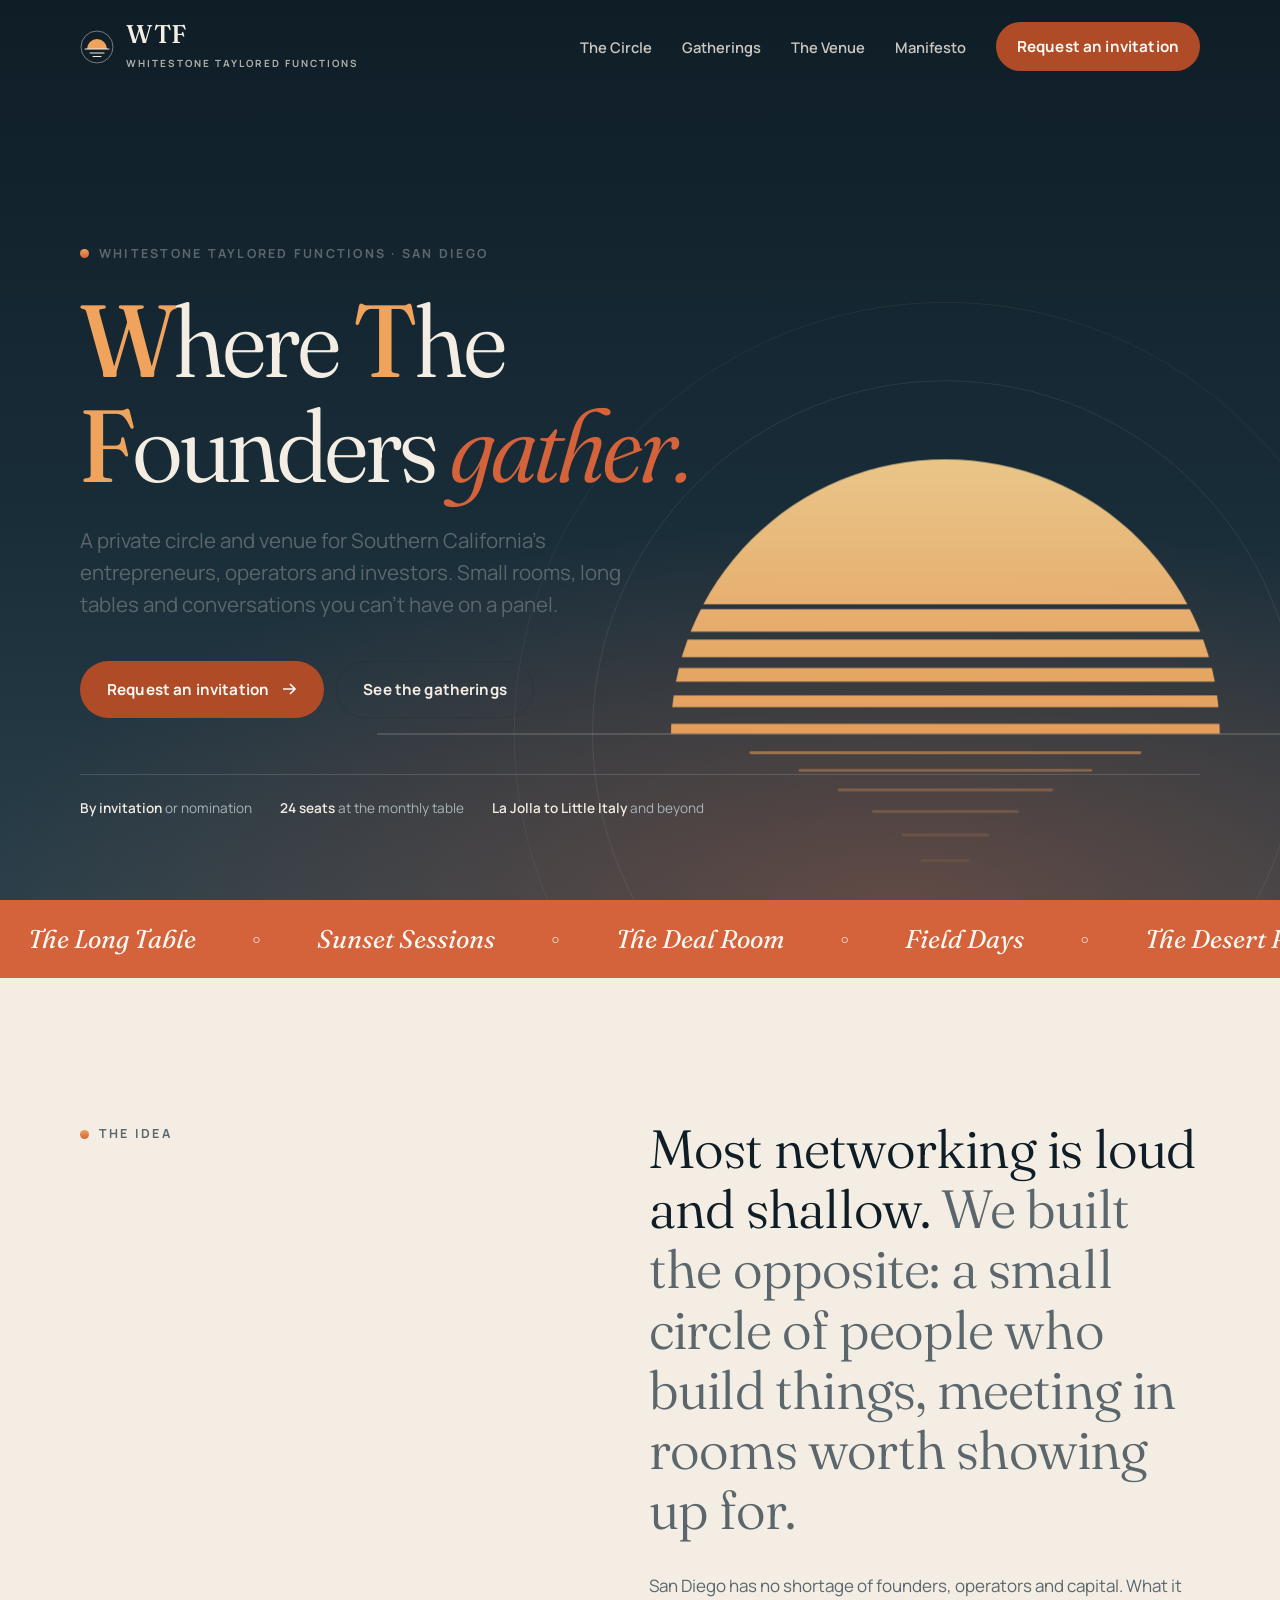
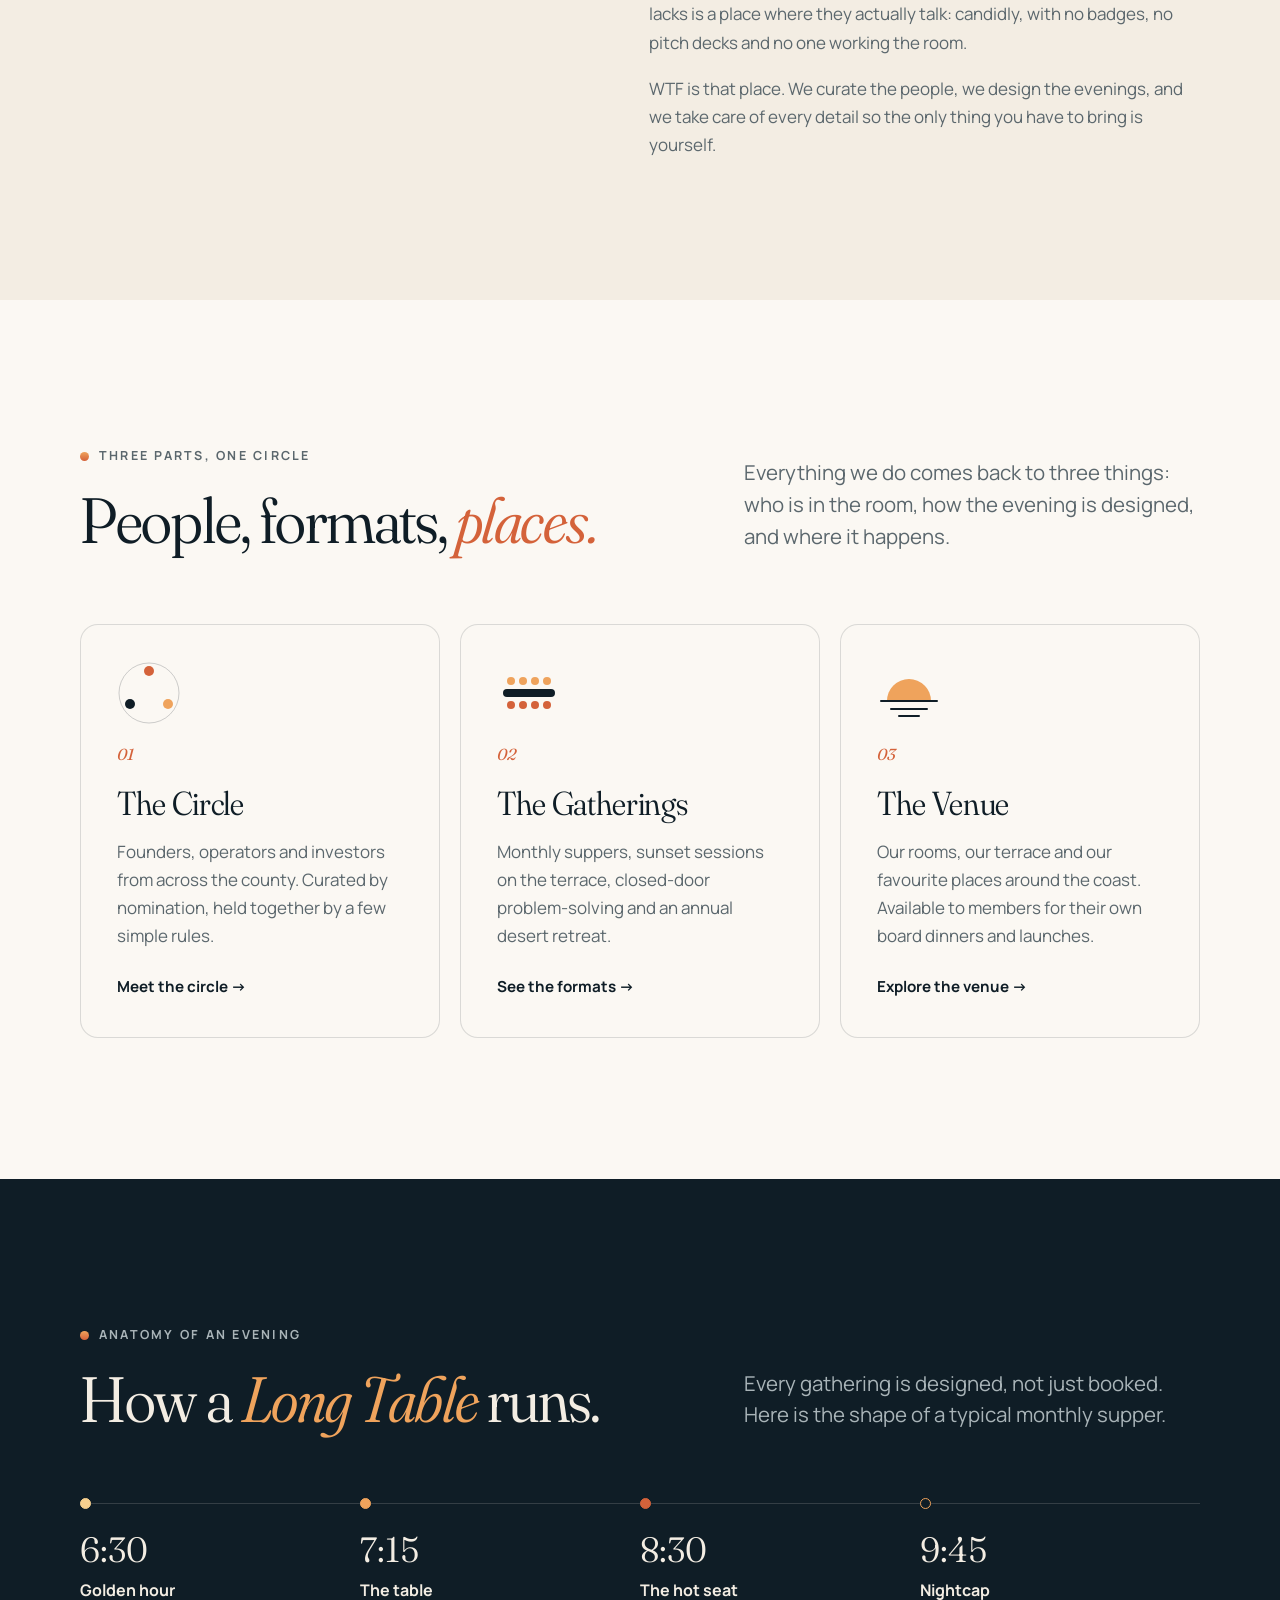
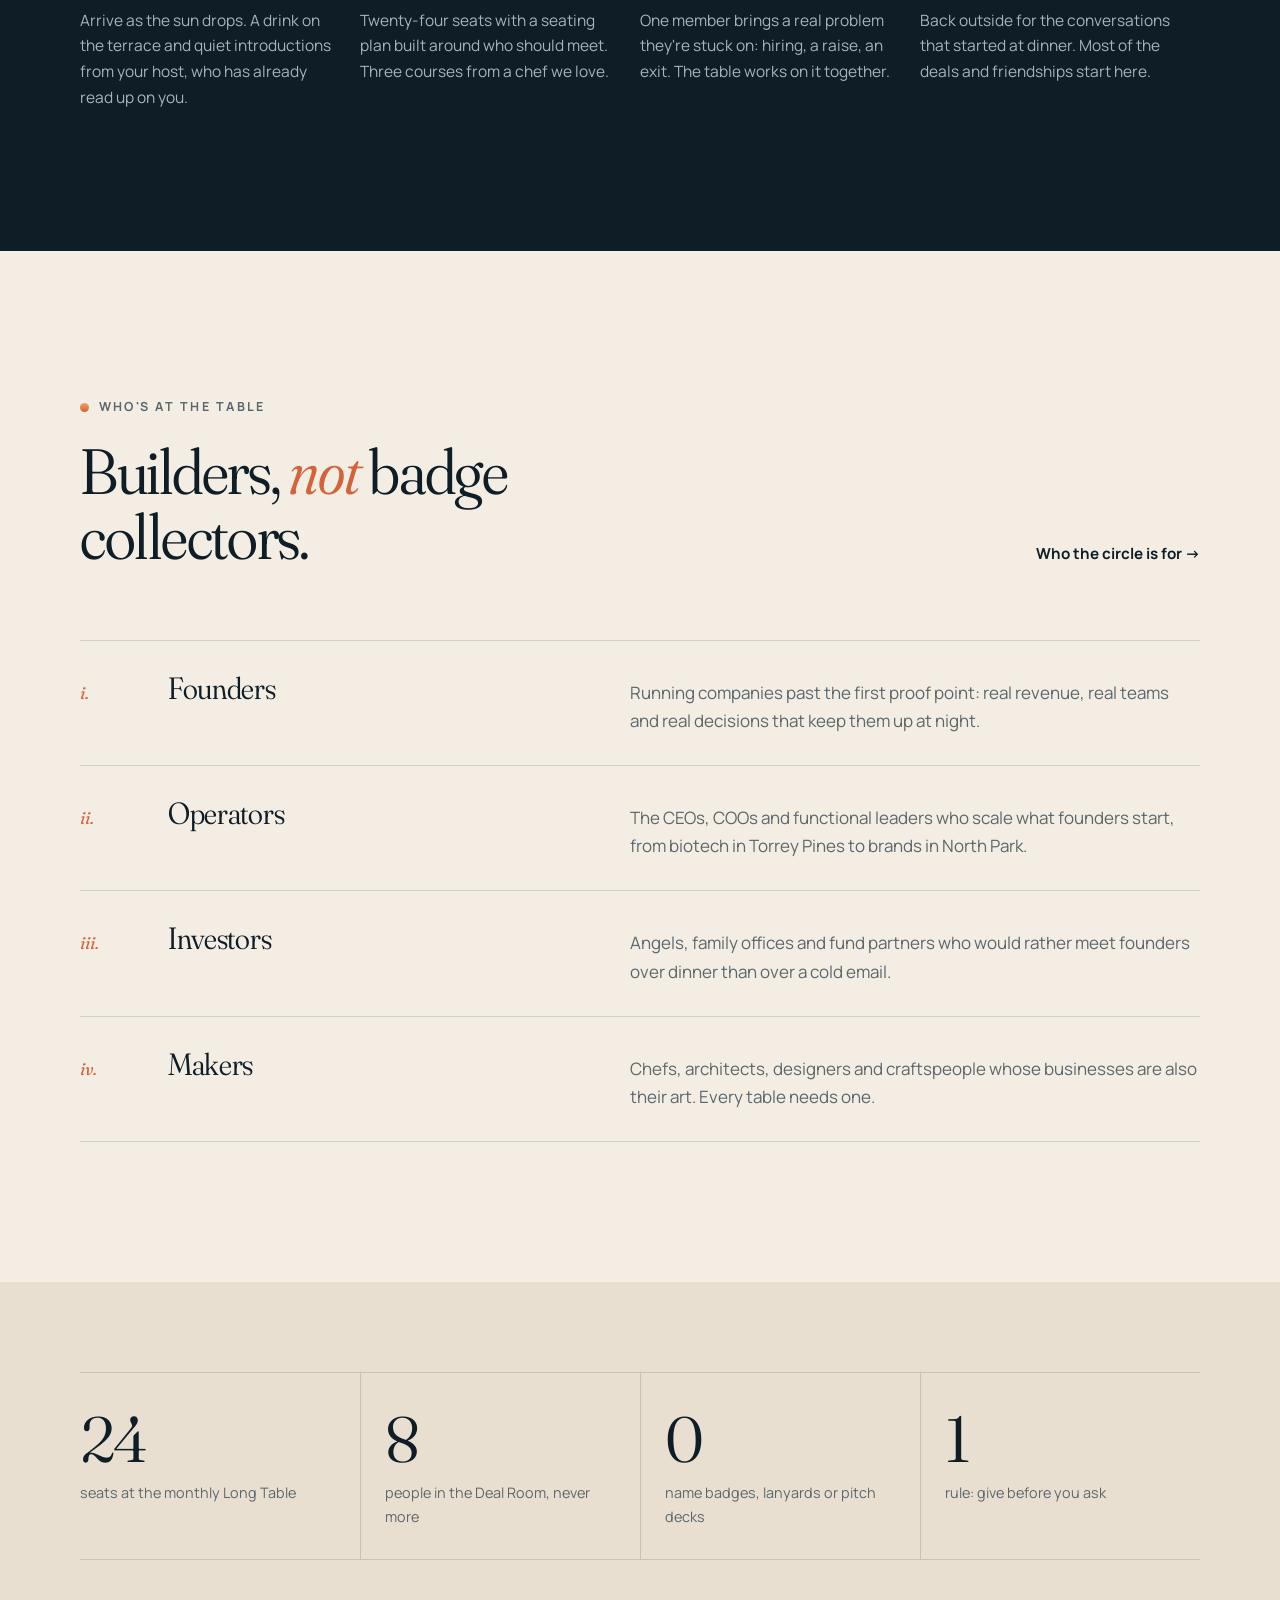
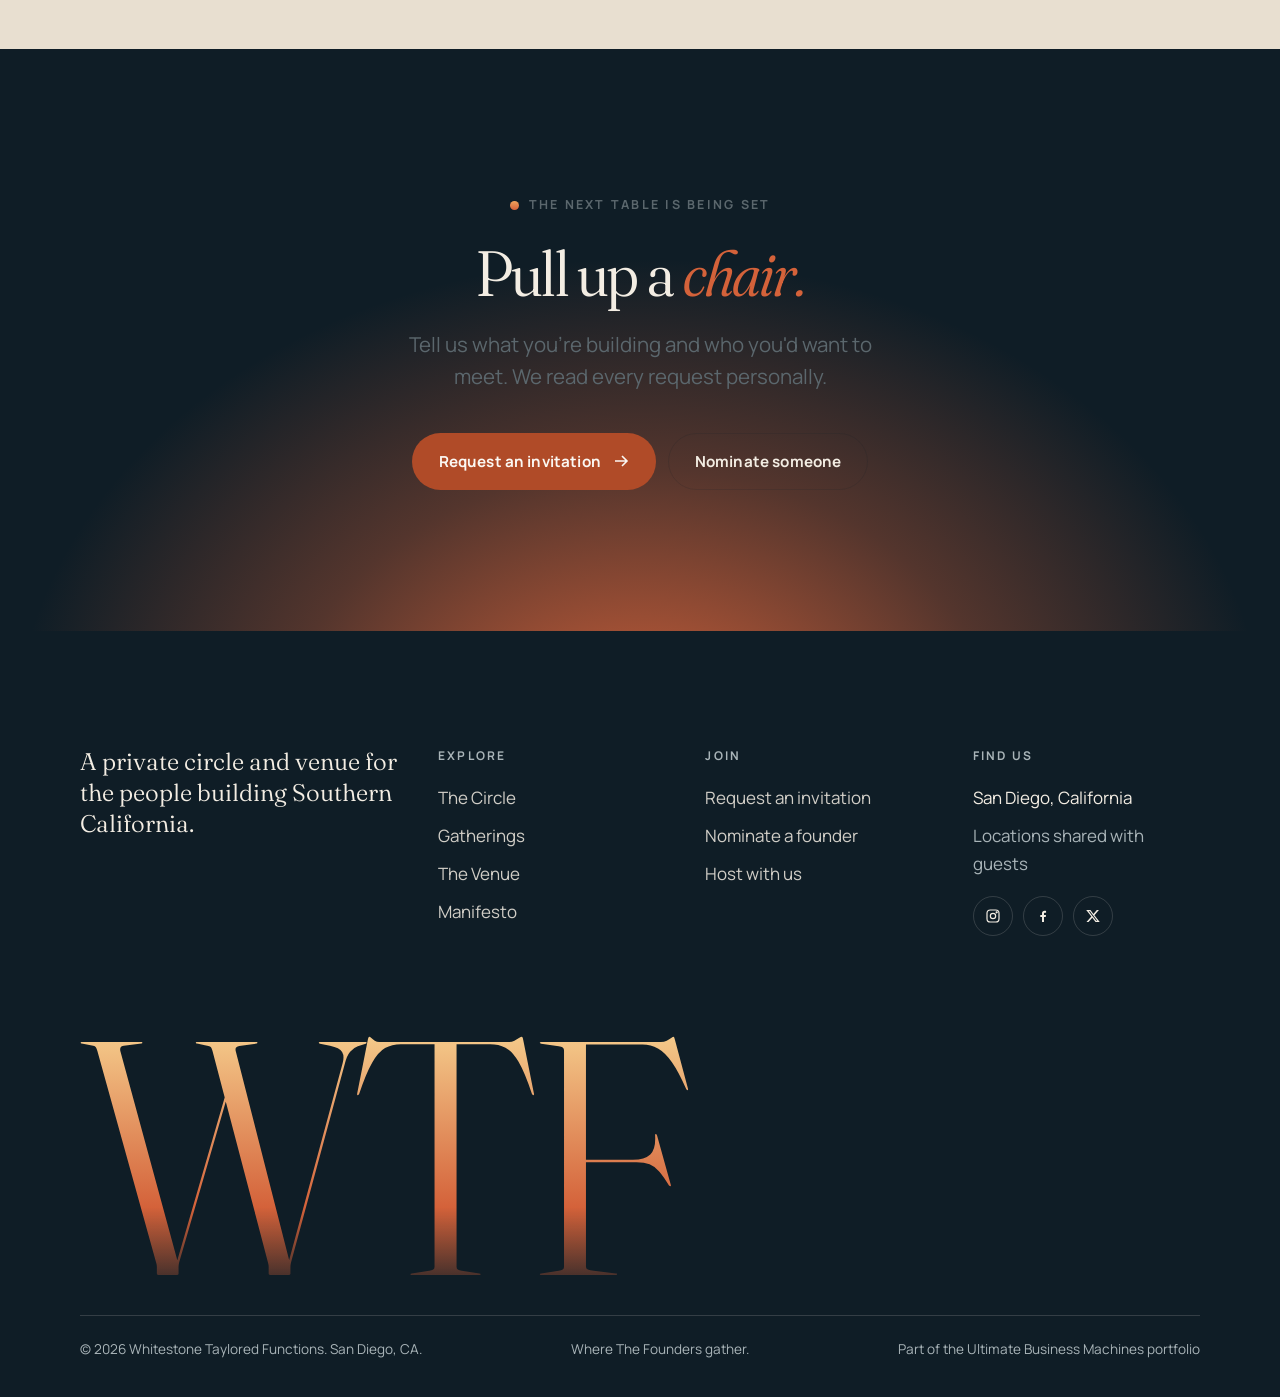
<file: index.html>
<!DOCTYPE html>
<html lang="en">
<head>
  <meta charset="UTF-8" />
  <meta name="viewport" content="width=device-width, initial-scale=1.0" />
  <title>WTF · Whitestone Taylored Functions · San Diego</title>
  <meta name="description" content="A private circle and venue for San Diego's entrepreneurs, operators and investors. Small rooms, long tables, real conversations." />
  <meta name="theme-color" content="#0F1D26" />
  <meta property="og:title" content="WTF · Whitestone Taylored Functions · San Diego" />
  <meta property="og:description" content="A private circle and venue for San Diego's entrepreneurs, operators and investors. Small rooms, long tables, real conversations." />
  <meta property="og:type" content="website" />
  <link rel="icon" href="favicon.svg" type="image/svg+xml" />
  <link rel="alternate icon" href="favicon.ico" />
  <link rel="preconnect" href="https://fonts.googleapis.com" />
  <link rel="preconnect" href="https://fonts.gstatic.com" crossorigin />
  <link href="https://fonts.googleapis.com/css2?family=Fraunces:ital,opsz,wght,SOFT@0,9..144,300..600,0..100;1,9..144,300..600,0..100&family=Manrope:wght@400;500;600;700&display=swap" rel="stylesheet" />
  <link rel="stylesheet" href="css/styles.css" />
</head>
<body>
  <a class="skip" href="#main">Skip to content</a>

  <header class="site-header">
    <div class="wrap">
      <a class="brand" href="index.html" aria-label="WTF, Whitestone Taylored Functions, home">
        <svg class="brand-mark" viewBox="0 0 34 34" fill="none" aria-hidden="true">
          <circle cx="17" cy="17" r="16" stroke="currentColor" stroke-opacity=".45" />
          <path d="M7 19a10 10 0 0 1 20 0Z" fill="#EFA35C" />
          <path d="M5 19h24M10 23h14M13 26.5h8" stroke="currentColor" stroke-linecap="round" />
        </svg>
        <span>
          <span class="brand-word">WTF</span>
          <span class="brand-sub">Whitestone Taylored Functions</span>
        </span>
      </a>
      <button class="menu-btn" aria-label="Menu" aria-expanded="false" aria-controls="site-nav"><span></span></button>
      <nav class="nav" id="site-nav" aria-label="Primary">
        <a href="circle.html">The Circle</a>
        <a href="gatherings.html">Gatherings</a>
        <a href="venue.html">The Venue</a>
        <a href="manifesto.html">Manifesto</a>
        <a class="btn btn--sun" href="apply.html">Request an invitation</a>
      </nav>
    </div>
  </header>

  <main id="main">
    <section class="hero">
      <svg class="hero-art" viewBox="0 0 1000 640" fill="none" aria-hidden="true">
        <defs>
          <linearGradient id="sunGrad" x1="0" y1="0" x2="0" y2="1">
            <stop offset="0" stop-color="#F6CF8E" />
            <stop offset=".5" stop-color="#EFA35C" />
            <stop offset="1" stop-color="#D4623A" />
          </linearGradient>
          <mask id="sunMask">
            <rect width="1000" height="470" fill="#fff" />
            <rect y="338" width="1000" height="5" fill="#000" />
            <rect y="366" width="1000" height="8" fill="#000" />
            <rect y="392" width="1000" height="11" fill="#000" />
            <rect y="417" width="1000" height="14" fill="#000" />
            <rect y="443" width="1000" height="17" fill="#000" />
          </mask>
        </defs>
        <circle cx="580" cy="470" r="440" stroke="#F3EDE3" stroke-opacity=".07" />
        <circle cx="580" cy="470" r="360" stroke="#F3EDE3" stroke-opacity=".1" />
        <g class="sun"><circle cx="580" cy="470" r="280" fill="url(#sunGrad)" mask="url(#sunMask)" /></g>
        <path d="M0 470h1000" stroke="#F3EDE3" stroke-opacity=".35" />
        <g fill="#EFA35C">
          <rect x="380" y="488" width="400" height="3" rx="1.5" opacity=".55" />
          <rect x="430" y="506" width="300" height="3" rx="1.5" opacity=".42" />
          <rect x="470" y="526" width="220" height="3" rx="1.5" opacity=".32" />
          <rect x="505" y="548" width="150" height="3" rx="1.5" opacity=".24" />
          <rect x="535" y="572" width="90" height="3" rx="1.5" opacity=".16" />
          <rect x="555" y="598" width="50" height="3" rx="1.5" opacity=".1" />
        </g>
      </svg>
      <div class="wrap hero-content">
        <p class="eyebrow reveal">Whitestone Taylored Functions · San Diego</p>
        <h1 class="reveal reveal-d1"><span class="acr"><b>W</b>here <b>T</b>he <b>F</b>ounders</span> <em>gather.</em></h1>
        <p class="lede reveal reveal-d2">A private circle and venue for Southern California's entrepreneurs, operators and investors. Small rooms, long tables and conversations you can't have on a panel.</p>
        <div class="btn-row reveal reveal-d3">
          <a class="btn btn--sun" href="apply.html">Request an invitation <svg viewBox="0 0 16 16" fill="none" stroke="currentColor" stroke-width="1.6" aria-hidden="true"><path d="M2 8h12M9 3l5 5-5 5"/></svg></a>
          <a class="btn btn--ghost" href="gatherings.html">See the gatherings</a>
        </div>
        <div class="hero-meta reveal reveal-d3">
          <span><strong>By invitation</strong> or nomination</span>
          <span><strong>24 seats</strong> at the monthly table</span>
          <span><strong>La Jolla to Little Italy</strong> and beyond</span>
        </div>
      </div>
    </section>

    <div class="marquee" aria-hidden="true">
      <div class="marquee-track">
        <span>The Long Table</span><span>Sunset Sessions</span><span>The Deal Room</span><span>Field Days</span><span>The Desert Retreat</span><span>Private Hosting</span>
        <span>The Long Table</span><span>Sunset Sessions</span><span>The Deal Room</span><span>Field Days</span><span>The Desert Retreat</span><span>Private Hosting</span>
      </div>
    </div>

    <section class="section">
      <div class="wrap split">
        <div class="reveal">
          <p class="eyebrow">The idea</p>
        </div>
        <div class="stack" style="--s:2rem">
          <p class="statement reveal">Most networking is loud and shallow. <span class="dim">We built the opposite: a small circle of people who build things, meeting in rooms worth showing up for.</span></p>
          <div class="prose muted reveal">
            <p>San Diego has no shortage of founders, operators and capital. What it lacks is a place where they actually talk: candidly, with no badges, no pitch decks and no one working the room.</p>
            <p>WTF is that place. We curate the people, we design the evenings, and we take care of every detail so the only thing you have to bring is yourself.</p>
          </div>
        </div>
      </div>
    </section>

    <section class="section paper">
      <div class="wrap">
        <div class="section-head">
          <div>
            <p class="eyebrow reveal">Three parts, one circle</p>
            <h2 class="reveal reveal-d1">People, formats, <em>places.</em></h2>
          </div>
          <p class="lede reveal reveal-d2">Everything we do comes back to three things: who is in the room, how the evening is designed, and where it happens.</p>
        </div>
        <div class="grid-3">
          <a class="card pillar reveal" href="circle.html">
            <svg class="glyph" viewBox="0 0 64 64" fill="none" aria-hidden="true"><circle cx="32" cy="32" r="30" stroke="#0F1D26" stroke-opacity=".2"/><circle cx="32" cy="10" r="5" fill="#D4623A"/><circle cx="51" cy="43" r="5" fill="#EFA35C"/><circle cx="13" cy="43" r="5" fill="#0F1D26"/></svg>
            <span class="num">01</span>
            <h3>The Circle</h3>
            <p>Founders, operators and investors from across the county. Curated by nomination, held together by a few simple rules.</p>
            <span class="link">Meet the circle →</span>
          </a>
          <a class="card pillar reveal reveal-d1" href="gatherings.html">
            <svg class="glyph" viewBox="0 0 64 64" fill="none" aria-hidden="true"><rect x="6" y="28" width="52" height="8" rx="4" fill="#0F1D26"/><g fill="#EFA35C"><circle cx="14" cy="20" r="4"/><circle cx="26" cy="20" r="4"/><circle cx="38" cy="20" r="4"/><circle cx="50" cy="20" r="4"/></g><g fill="#D4623A"><circle cx="14" cy="44" r="4"/><circle cx="26" cy="44" r="4"/><circle cx="38" cy="44" r="4"/><circle cx="50" cy="44" r="4"/></g></svg>
            <span class="num">02</span>
            <h3>The Gatherings</h3>
            <p>Monthly suppers, sunset sessions on the terrace, closed-door problem-solving and an annual desert retreat.</p>
            <span class="link">See the formats →</span>
          </a>
          <a class="card pillar reveal reveal-d2" href="venue.html">
            <svg class="glyph" viewBox="0 0 64 64" fill="none" aria-hidden="true"><path d="M10 40a22 22 0 0 1 44 0Z" fill="#EFA35C"/><path d="M4 40h56M14 48h36M22 55h20" stroke="#0F1D26" stroke-width="2" stroke-linecap="round"/></svg>
            <span class="num">03</span>
            <h3>The Venue</h3>
            <p>Our rooms, our terrace and our favourite places around the coast. Available to members for their own board dinners and launches.</p>
            <span class="link">Explore the venue →</span>
          </a>
        </div>
      </div>
    </section>

    <section class="section dark">
      <div class="wrap">
        <div class="section-head">
          <div>
            <p class="eyebrow reveal">Anatomy of an evening</p>
            <h2 class="reveal reveal-d1">How a <em>Long Table</em> runs.</h2>
          </div>
          <p class="lede reveal reveal-d2">Every gathering is designed, not just booked. Here is the shape of a typical monthly supper.</p>
        </div>
        <ol class="evening">
          <li class="reveal"><time>6:30</time><h3>Golden hour</h3><p>Arrive as the sun drops. A drink on the terrace and quiet introductions from your host, who has already read up on you.</p></li>
          <li class="reveal reveal-d1"><time>7:15</time><h3>The table</h3><p>Twenty-four seats with a seating plan built around who should meet. Three courses from a chef we love.</p></li>
          <li class="reveal reveal-d2"><time>8:30</time><h3>The hot seat</h3><p>One member brings a real problem they're stuck on: hiring, a raise, an exit. The table works on it together.</p></li>
          <li class="reveal reveal-d3"><time>9:45</time><h3>Nightcap</h3><p>Back outside for the conversations that started at dinner. Most of the deals and friendships start here.</p></li>
        </ol>
      </div>
    </section>

    <section class="section">
      <div class="wrap">
        <div class="section-head">
          <div>
            <p class="eyebrow reveal">Who's at the table</p>
            <h2 class="reveal reveal-d1">Builders, <em>not</em> badge collectors.</h2>
          </div>
          <a class="link reveal" href="circle.html">Who the circle is for →</a>
        </div>
        <div class="rows">
          <div class="row reveal"><span class="idx">i.</span><h3>Founders</h3><p>Running companies past the first proof point: real revenue, real teams and real decisions that keep them up at night.</p></div>
          <div class="row reveal"><span class="idx">ii.</span><h3>Operators</h3><p>The CEOs, COOs and functional leaders who scale what founders start, from biotech in Torrey Pines to brands in North Park.</p></div>
          <div class="row reveal"><span class="idx">iii.</span><h3>Investors</h3><p>Angels, family offices and fund partners who would rather meet founders over dinner than over a cold email.</p></div>
          <div class="row reveal"><span class="idx">iv.</span><h3>Makers</h3><p>Chefs, architects, designers and craftspeople whose businesses are also their art. Every table needs one.</p></div>
        </div>
      </div>
    </section>

    <section class="section--tight sand-2">
      <div class="wrap">
        <div class="facts">
          <div class="fact reveal"><b>24</b><span>seats at the monthly Long Table</span></div>
          <div class="fact reveal reveal-d1"><b>8</b><span>people in the Deal Room, never more</span></div>
          <div class="fact reveal reveal-d2"><b>0</b><span>name badges, lanyards or pitch decks</span></div>
          <div class="fact reveal reveal-d3"><b>1</b><span>rule: give before you ask</span></div>
        </div>
      </div>
    </section>

    <section class="section cta">
      <div class="wrap">
        <p class="eyebrow reveal">The next table is being set</p>
        <h2 class="reveal reveal-d1">Pull up a <em>chair.</em></h2>
        <p class="lede reveal reveal-d2">Tell us what you're building and who you'd want to meet. We read every request personally.</p>
        <div class="btn-row reveal reveal-d3">
          <a class="btn btn--sun" href="apply.html">Request an invitation <svg viewBox="0 0 16 16" fill="none" stroke="currentColor" stroke-width="1.6" aria-hidden="true"><path d="M2 8h12M9 3l5 5-5 5"/></svg></a>
          <a class="btn btn--ghost" href="apply.html#nominate">Nominate someone</a>
        </div>
      </div>
    </section>
  </main>

  <footer class="site-footer">
    <div class="wrap">
      <div class="footer-top">
        <div>
          <p class="footer-tag">A private circle and venue for the people building Southern California.</p>
        </div>
        <div>
          <h4>Explore</h4>
          <ul>
            <li><a href="circle.html">The Circle</a></li>
            <li><a href="gatherings.html">Gatherings</a></li>
            <li><a href="venue.html">The Venue</a></li>
            <li><a href="manifesto.html">Manifesto</a></li>
          </ul>
        </div>
        <div>
          <h4>Join</h4>
          <ul>
            <li><a href="apply.html">Request an invitation</a></li>
            <li><a href="apply.html#nominate">Nominate a founder</a></li>
            <li><a href="venue.html#host">Host with us</a></li>
          </ul>
        </div>
        <div>
          <h4>Find us</h4>
          <ul>
            <li>San Diego, California</li>
            <li class="muted">Locations shared with guests</li>
          </ul>
          <div class="social" style="margin-top:18px">
            <a href="https://www.instagram.com/tayloredfunctions/" aria-label="Instagram" target="_blank" rel="noopener noreferrer">
              <svg viewBox="0 0 24 24" fill="none" stroke="currentColor" stroke-width="1.8" aria-hidden="true"><rect x="3" y="3" width="18" height="18" rx="5"/><circle cx="12" cy="12" r="4"/><circle cx="17.5" cy="6.5" r=".8" fill="currentColor"/></svg>
            </a>
            <a href="https://www.facebook.com/profile.php?id=61575761515797" aria-label="Facebook" target="_blank" rel="noopener noreferrer">
              <svg viewBox="0 0 24 24" fill="currentColor" aria-hidden="true"><path d="M13.5 21v-7.5h2.6l.4-3h-3V8.6c0-.9.3-1.5 1.5-1.5h1.6V4.4c-.3 0-1.2-.1-2.3-.1-2.3 0-3.8 1.4-3.8 3.9v2.3H7.9v3h2.6V21h3Z"/></svg>
            </a>
            <a href="https://x.com/johnson_ma3055" aria-label="X" target="_blank" rel="noopener noreferrer">
              <svg viewBox="0 0 24 24" fill="currentColor" aria-hidden="true"><path d="M17.8 3h3.1l-6.8 7.8 8 10.2h-6.3l-4.9-6.4L5.3 21H2.2l7.3-8.3L1.8 3h6.4l4.4 5.9L17.8 3Zm-1.1 16.2h1.7L7.4 4.7H5.6l11.1 14.5Z"/></svg>
            </a>
          </div>
        </div>
      </div>
      <div class="footer-word" aria-hidden="true">WTF</div>
      <div class="footer-bottom">
        <span>&copy; <span data-year>2026</span> Whitestone Taylored Functions. San Diego, CA.</span>
        <span>Where The Founders gather.</span>
        <span><a href="https://demo.ultimatebusinessmachines.com/portfolio">Part of the Ultimate Business Machines portfolio</a></span>
      </div>
    </div>
  </footer>

  <script src="js/site.js"></script>
</body>
</html>
</file>
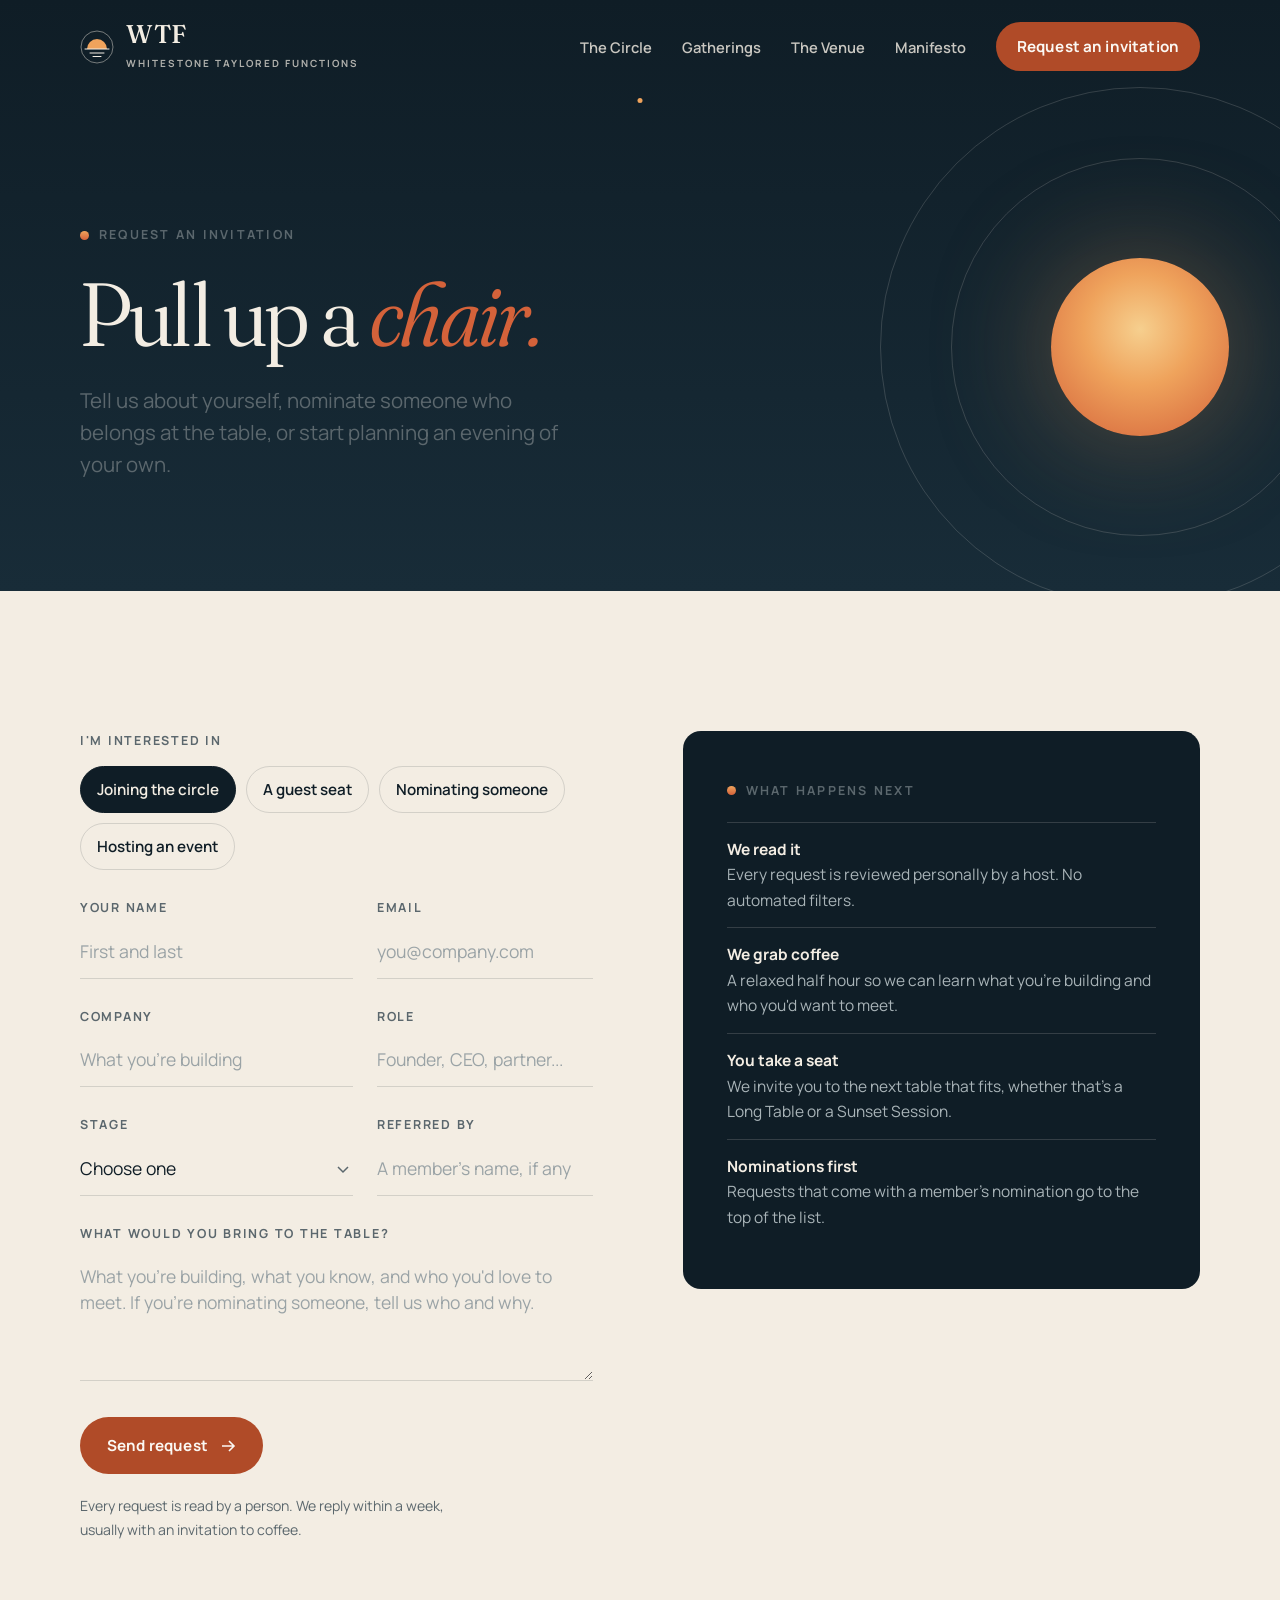
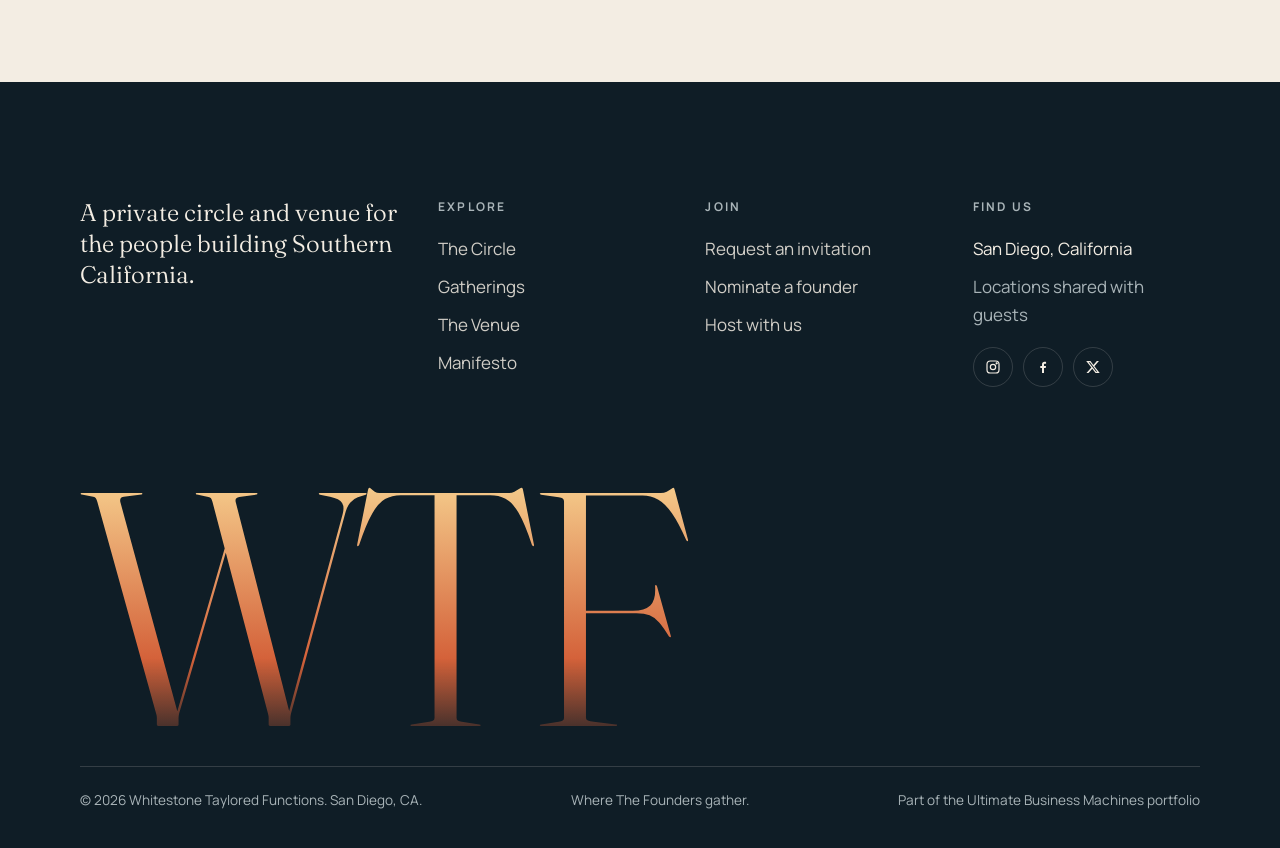
<file: apply.html>
<!DOCTYPE html>
<html lang="en">
<head>
  <meta charset="UTF-8" />
  <meta name="viewport" content="width=device-width, initial-scale=1.0" />
  <title>Request an Invitation · WTF San Diego</title>
  <meta name="description" content="Request a seat at a WTF gathering, nominate a founder, or plan a private event at the venue." />
  <meta name="theme-color" content="#0F1D26" />
  <meta property="og:title" content="Request an Invitation · WTF San Diego" />
  <meta property="og:description" content="Request a seat at a WTF gathering, nominate a founder, or plan a private event at the venue." />
  <meta property="og:type" content="website" />
  <link rel="icon" href="favicon.svg" type="image/svg+xml" />
  <link rel="alternate icon" href="favicon.ico" />
  <link rel="preconnect" href="https://fonts.googleapis.com" />
  <link rel="preconnect" href="https://fonts.gstatic.com" crossorigin />
  <link href="https://fonts.googleapis.com/css2?family=Fraunces:ital,opsz,wght,SOFT@0,9..144,300..600,0..100;1,9..144,300..600,0..100&family=Manrope:wght@400;500;600;700&display=swap" rel="stylesheet" />
  <link rel="stylesheet" href="css/styles.css" />
</head>
<body>
  <a class="skip" href="#main">Skip to content</a>

  <header class="site-header">
    <div class="wrap">
      <a class="brand" href="index.html" aria-label="WTF, Whitestone Taylored Functions, home">
        <svg class="brand-mark" viewBox="0 0 34 34" fill="none" aria-hidden="true">
          <circle cx="17" cy="17" r="16" stroke="currentColor" stroke-opacity=".45" />
          <path d="M7 19a10 10 0 0 1 20 0Z" fill="#EFA35C" />
          <path d="M5 19h24M10 23h14M13 26.5h8" stroke="currentColor" stroke-linecap="round" />
        </svg>
        <span>
          <span class="brand-word">WTF</span>
          <span class="brand-sub">Whitestone Taylored Functions</span>
        </span>
      </a>
      <button class="menu-btn" aria-label="Menu" aria-expanded="false" aria-controls="site-nav"><span></span></button>
      <nav class="nav" id="site-nav" aria-label="Primary">
        <a href="circle.html">The Circle</a>
        <a href="gatherings.html">Gatherings</a>
        <a href="venue.html">The Venue</a>
        <a href="manifesto.html">Manifesto</a>
        <a class="btn btn--sun" href="apply.html" aria-current="page">Request an invitation</a>
      </nav>
    </div>
  </header>

  <main id="main">
    <section class="page-hero">
      <div class="page-hero-ring" aria-hidden="true"></div>
      <div class="wrap">
        <p class="eyebrow reveal">Request an invitation</p>
        <h1 class="reveal reveal-d1">Pull up a <em>chair.</em></h1>
        <p class="lede reveal reveal-d2">Tell us about yourself, nominate someone who belongs at the table, or start planning an evening of your own.</p>
      </div>
    </section>

    <section class="section" id="nominate">
      <div class="wrap split">
        <form id="invite-form" class="form reveal" novalidate>
          <fieldset class="field field--full" style="border:0;padding:0">
            <legend class="legend">I'm interested in</legend>
            <div class="choice">
              <input type="radio" name="Interest" id="i-join" value="Joining the circle" checked /><label for="i-join">Joining the circle</label>
              <input type="radio" name="Interest" id="i-guest" value="A guest seat" /><label for="i-guest">A guest seat</label>
              <input type="radio" name="Interest" id="i-nominate" value="Nominating someone" /><label for="i-nominate">Nominating someone</label>
              <input type="radio" name="Interest" id="i-hosting" value="Hosting an event" /><label for="i-hosting">Hosting an event</label>
            </div>
          </fieldset>

          <div class="field"><label for="f-name">Your name</label><input id="f-name" name="Name" autocomplete="name" required placeholder="First and last" /></div>
          <div class="field"><label for="f-email">Email</label><input id="f-email" name="Email" type="email" autocomplete="email" required placeholder="you@company.com" /></div>
          <div class="field"><label for="f-company">Company</label><input id="f-company" name="Company" autocomplete="organization" placeholder="What you're building" /></div>
          <div class="field"><label for="f-role">Role</label><input id="f-role" name="Role" autocomplete="organization-title" placeholder="Founder, CEO, partner..." /></div>
          <div class="field">
            <label for="f-stage">Stage</label>
            <select id="f-stage" name="Stage">
              <option value="">Choose one</option>
              <option>Early, with first customers</option>
              <option>Growing, with a team and revenue</option>
              <option>Scaled or exited</option>
              <option>Investing</option>
              <option>Other</option>
            </select>
          </div>
          <div class="field"><label for="f-ref">Referred by</label><input id="f-ref" name="Referred by" placeholder="A member's name, if any" /></div>
          <div class="field field--full"><label for="f-msg">What would you bring to the table?</label><textarea id="f-msg" name="Message" rows="4" placeholder="What you're building, what you know, and who you'd love to meet. If you're nominating someone, tell us who and why."></textarea></div>

          <div class="actions">
            <button class="btn btn--sun" type="submit">Send request <svg viewBox="0 0 16 16" fill="none" stroke="currentColor" stroke-width="1.6" aria-hidden="true"><path d="M2 8h12M9 3l5 5-5 5"/></svg></button>
            <p class="note">Every request is read by a person. We reply within a week, usually with an invitation to coffee.</p>
          </div>
          <p class="form-status" role="status" aria-live="polite"></p>
        </form>

        <aside class="aside-card reveal reveal-d1">
          <p class="eyebrow">What happens next</p>
          <ul>
            <li><strong>We read it</strong>Every request is reviewed personally by a host. No automated filters.</li>
            <li><strong>We grab coffee</strong>A relaxed half hour so we can learn what you're building and who you'd want to meet.</li>
            <li><strong>You take a seat</strong>We invite you to the next table that fits, whether that's a Long Table or a Sunset Session.</li>
            <li><strong>Nominations first</strong>Requests that come with a member's nomination go to the top of the list.</li>
          </ul>
        </aside>
      </div>
    </section>
  </main>

  <footer class="site-footer">
    <div class="wrap">
      <div class="footer-top">
        <div>
          <p class="footer-tag">A private circle and venue for the people building Southern California.</p>
        </div>
        <div>
          <h4>Explore</h4>
          <ul>
            <li><a href="circle.html">The Circle</a></li>
            <li><a href="gatherings.html">Gatherings</a></li>
            <li><a href="venue.html">The Venue</a></li>
            <li><a href="manifesto.html">Manifesto</a></li>
          </ul>
        </div>
        <div>
          <h4>Join</h4>
          <ul>
            <li><a href="apply.html">Request an invitation</a></li>
            <li><a href="apply.html#nominate">Nominate a founder</a></li>
            <li><a href="venue.html#host">Host with us</a></li>
          </ul>
        </div>
        <div>
          <h4>Find us</h4>
          <ul>
            <li>San Diego, California</li>
            <li class="muted">Locations shared with guests</li>
          </ul>
          <div class="social" style="margin-top:18px">
            <a href="https://www.instagram.com/tayloredfunctions/" aria-label="Instagram" target="_blank" rel="noopener noreferrer">
              <svg viewBox="0 0 24 24" fill="none" stroke="currentColor" stroke-width="1.8" aria-hidden="true"><rect x="3" y="3" width="18" height="18" rx="5"/><circle cx="12" cy="12" r="4"/><circle cx="17.5" cy="6.5" r=".8" fill="currentColor"/></svg>
            </a>
            <a href="https://www.facebook.com/profile.php?id=61575761515797" aria-label="Facebook" target="_blank" rel="noopener noreferrer">
              <svg viewBox="0 0 24 24" fill="currentColor" aria-hidden="true"><path d="M13.5 21v-7.5h2.6l.4-3h-3V8.6c0-.9.3-1.5 1.5-1.5h1.6V4.4c-.3 0-1.2-.1-2.3-.1-2.3 0-3.8 1.4-3.8 3.9v2.3H7.9v3h2.6V21h3Z"/></svg>
            </a>
            <a href="https://x.com/johnson_ma3055" aria-label="X" target="_blank" rel="noopener noreferrer">
              <svg viewBox="0 0 24 24" fill="currentColor" aria-hidden="true"><path d="M17.8 3h3.1l-6.8 7.8 8 10.2h-6.3l-4.9-6.4L5.3 21H2.2l7.3-8.3L1.8 3h6.4l4.4 5.9L17.8 3Zm-1.1 16.2h1.7L7.4 4.7H5.6l11.1 14.5Z"/></svg>
            </a>
          </div>
        </div>
      </div>
      <div class="footer-word" aria-hidden="true">WTF</div>
      <div class="footer-bottom">
        <span>&copy; <span data-year>2026</span> Whitestone Taylored Functions. San Diego, CA.</span>
        <span>Where The Founders gather.</span>
        <span><a href="https://demo.ultimatebusinessmachines.com/portfolio">Part of the Ultimate Business Machines portfolio</a></span>
      </div>
    </div>
  </footer>

  <script src="js/site.js"></script>
</body>
</html>
</file>
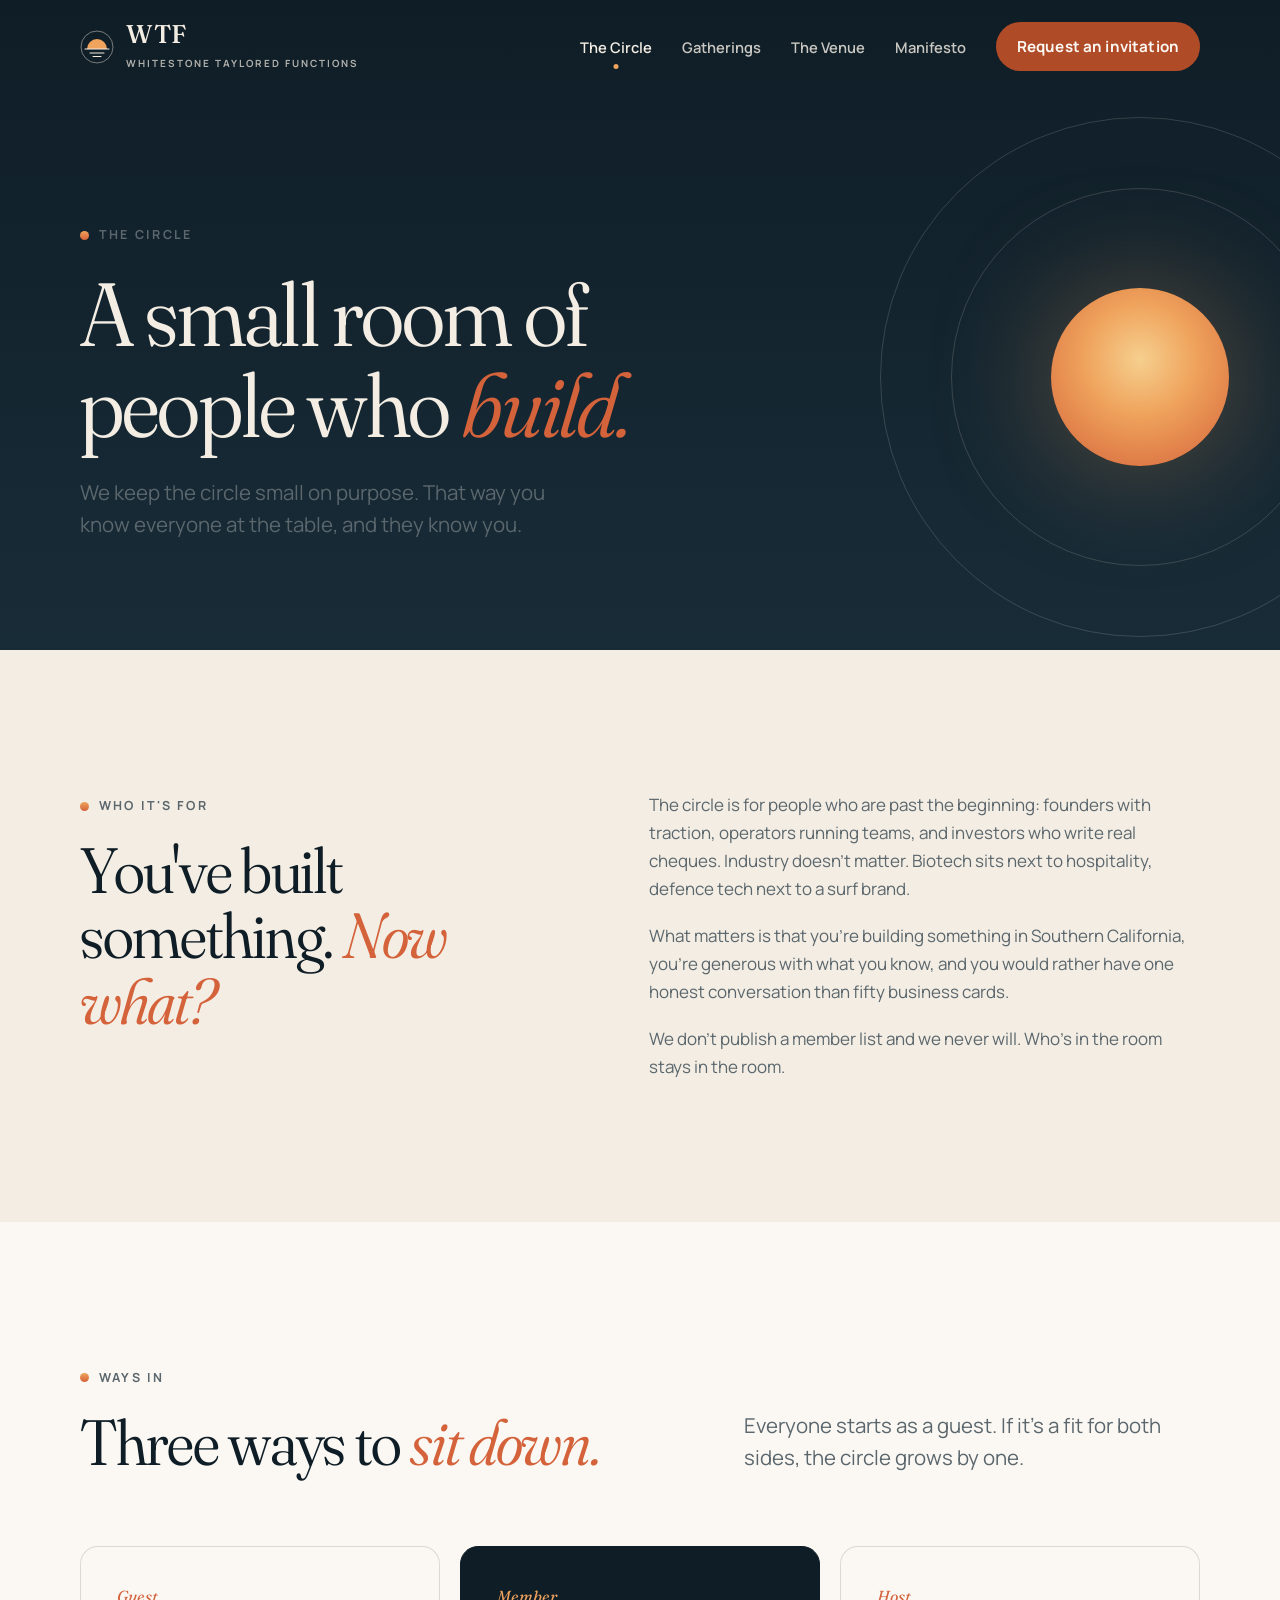
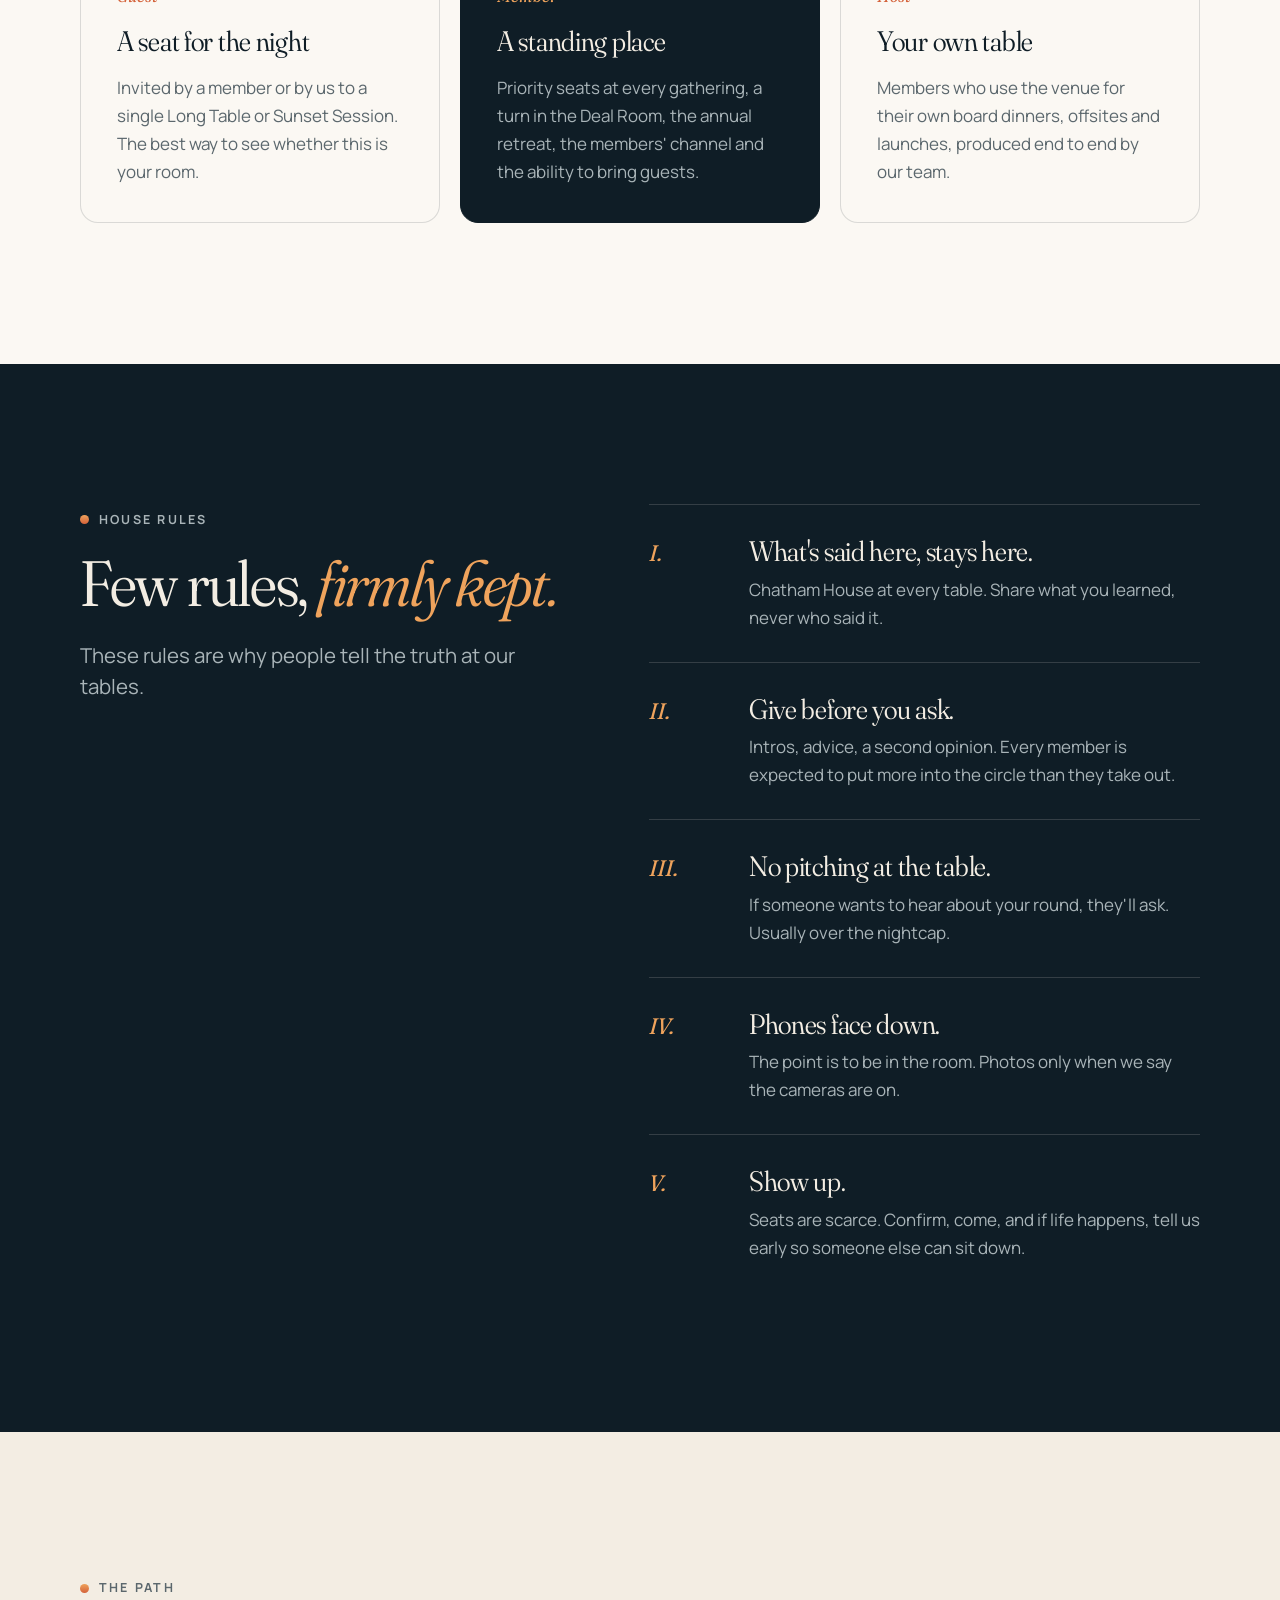
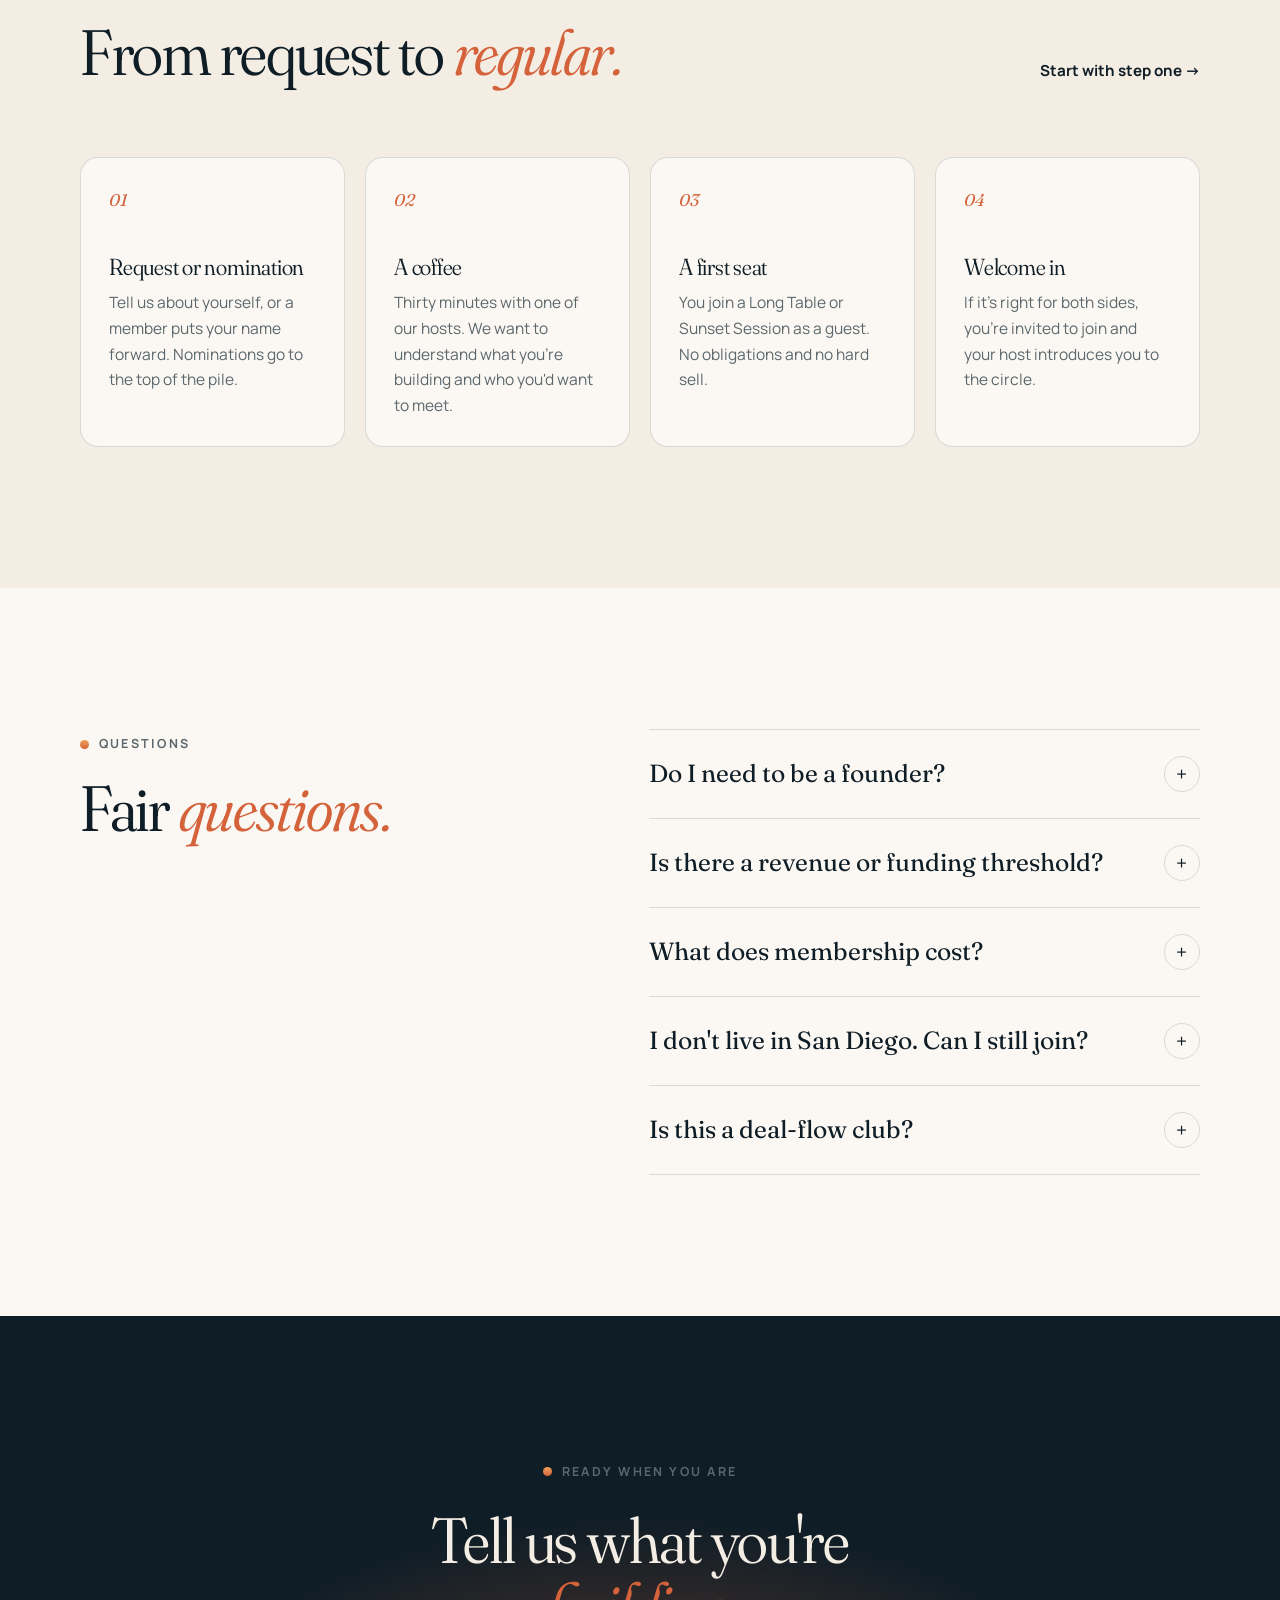
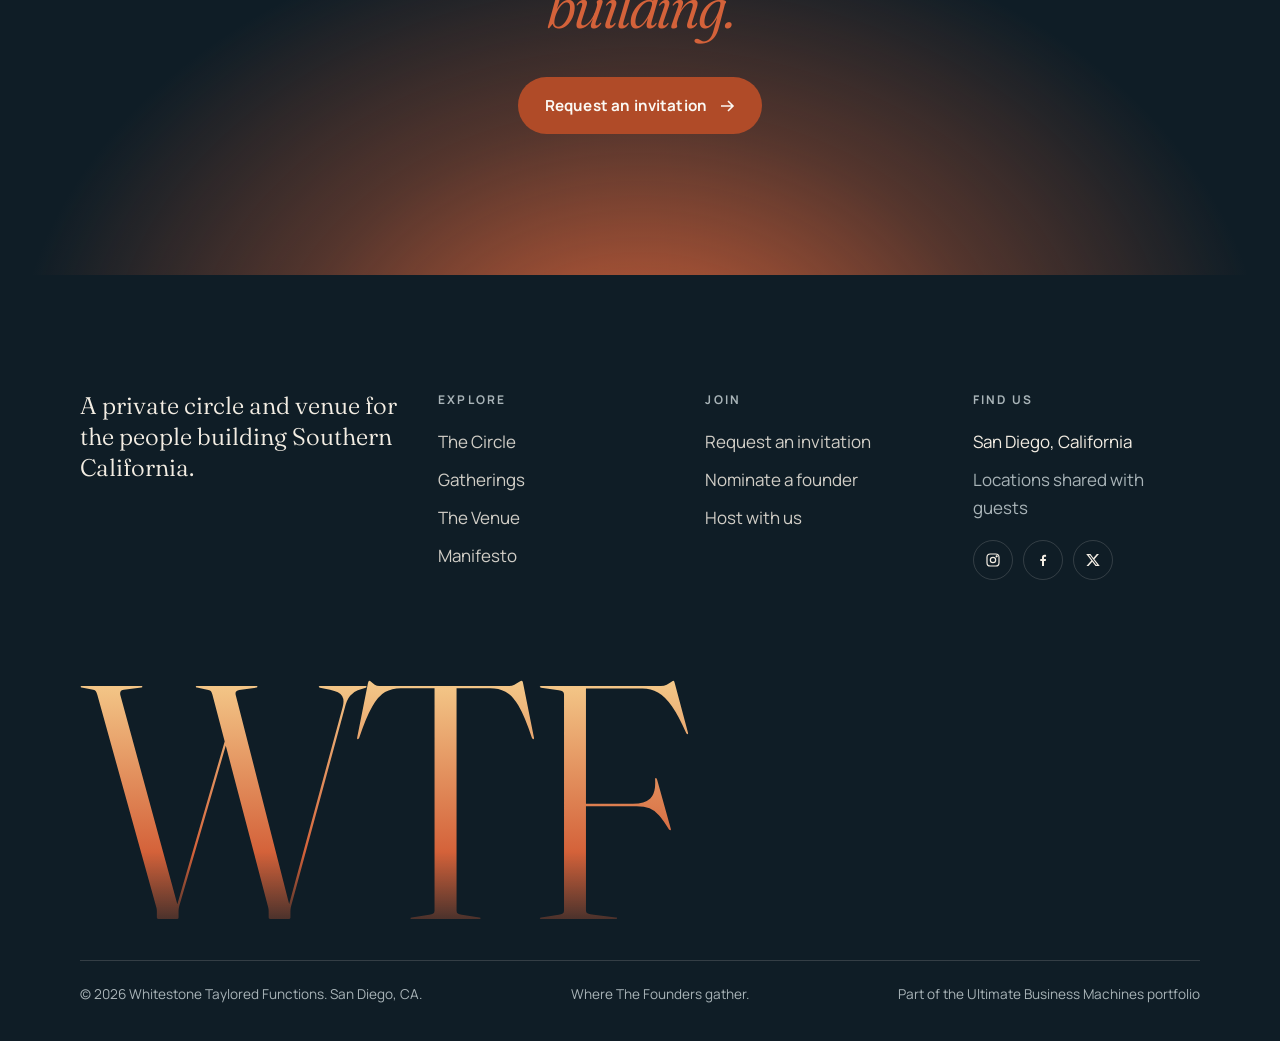
<file: circle.html>
<!DOCTYPE html>
<html lang="en">
<head>
  <meta charset="UTF-8" />
  <meta name="viewport" content="width=device-width, initial-scale=1.0" />
  <title>The Circle · WTF San Diego</title>
  <meta name="description" content="Who the WTF circle is for, how membership works and the few rules that keep the room honest." />
  <meta name="theme-color" content="#0F1D26" />
  <meta property="og:title" content="The Circle · WTF San Diego" />
  <meta property="og:description" content="Who the WTF circle is for, how membership works and the few rules that keep the room honest." />
  <meta property="og:type" content="website" />
  <link rel="icon" href="favicon.svg" type="image/svg+xml" />
  <link rel="alternate icon" href="favicon.ico" />
  <link rel="preconnect" href="https://fonts.googleapis.com" />
  <link rel="preconnect" href="https://fonts.gstatic.com" crossorigin />
  <link href="https://fonts.googleapis.com/css2?family=Fraunces:ital,opsz,wght,SOFT@0,9..144,300..600,0..100;1,9..144,300..600,0..100&family=Manrope:wght@400;500;600;700&display=swap" rel="stylesheet" />
  <link rel="stylesheet" href="css/styles.css" />
</head>
<body>
  <a class="skip" href="#main">Skip to content</a>

  <header class="site-header">
    <div class="wrap">
      <a class="brand" href="index.html" aria-label="WTF, Whitestone Taylored Functions, home">
        <svg class="brand-mark" viewBox="0 0 34 34" fill="none" aria-hidden="true">
          <circle cx="17" cy="17" r="16" stroke="currentColor" stroke-opacity=".45" />
          <path d="M7 19a10 10 0 0 1 20 0Z" fill="#EFA35C" />
          <path d="M5 19h24M10 23h14M13 26.5h8" stroke="currentColor" stroke-linecap="round" />
        </svg>
        <span>
          <span class="brand-word">WTF</span>
          <span class="brand-sub">Whitestone Taylored Functions</span>
        </span>
      </a>
      <button class="menu-btn" aria-label="Menu" aria-expanded="false" aria-controls="site-nav"><span></span></button>
      <nav class="nav" id="site-nav" aria-label="Primary">
        <a href="circle.html" aria-current="page">The Circle</a>
        <a href="gatherings.html">Gatherings</a>
        <a href="venue.html">The Venue</a>
        <a href="manifesto.html">Manifesto</a>
        <a class="btn btn--sun" href="apply.html">Request an invitation</a>
      </nav>
    </div>
  </header>

  <main id="main">
    <section class="page-hero">
      <div class="page-hero-ring" aria-hidden="true"></div>
      <div class="wrap">
        <p class="eyebrow reveal">The Circle</p>
        <h1 class="reveal reveal-d1">A small room of people who <em>build.</em></h1>
        <p class="lede reveal reveal-d2">We keep the circle small on purpose. That way you know everyone at the table, and they know you.</p>
      </div>
    </section>

    <section class="section">
      <div class="wrap split">
        <div>
          <p class="eyebrow reveal">Who it's for</p>
          <h2 class="reveal reveal-d1" style="margin-top:18px">You've built something. <em>Now what?</em></h2>
        </div>
        <div class="prose muted stack reveal" style="--s:1.1em">
          <p>The circle is for people who are past the beginning: founders with traction, operators running teams, and investors who write real cheques. Industry doesn't matter. Biotech sits next to hospitality, defence tech next to a surf brand.</p>
          <p>What matters is that you're building something in Southern California, you're generous with what you know, and you would rather have one honest conversation than fifty business cards.</p>
          <p>We don't publish a member list and we never will. Who's in the room stays in the room.</p>
        </div>
      </div>
    </section>

    <section class="section paper">
      <div class="wrap">
        <div class="section-head">
          <div>
            <p class="eyebrow reveal">Ways in</p>
            <h2 class="reveal reveal-d1">Three ways to <em>sit down.</em></h2>
          </div>
          <p class="lede reveal reveal-d2">Everyone starts as a guest. If it's a fit for both sides, the circle grows by one.</p>
        </div>
        <div class="grid-3">
          <div class="card reveal">
            <span class="num">Guest</span>
            <h3>A seat for the night</h3>
            <p>Invited by a member or by us to a single Long Table or Sunset Session. The best way to see whether this is your room.</p>
          </div>
          <div class="card reveal reveal-d1" style="background:var(--ink);color:var(--sand);border-color:var(--ink)">
            <span class="num" style="color:var(--sun-2)">Member</span>
            <h3>A standing place</h3>
            <p style="color:var(--muted-inv)">Priority seats at every gathering, a turn in the Deal Room, the annual retreat, the members' channel and the ability to bring guests.</p>
          </div>
          <div class="card reveal reveal-d2">
            <span class="num">Host</span>
            <h3>Your own table</h3>
            <p>Members who use the venue for their own board dinners, offsites and launches, produced end to end by our team.</p>
          </div>
        </div>
      </div>
    </section>

    <section class="section dark">
      <div class="wrap split">
        <div>
          <p class="eyebrow reveal">House rules</p>
          <h2 class="reveal reveal-d1" style="margin-top:18px">Few rules, <em>firmly kept.</em></h2>
          <p class="lede reveal reveal-d2" style="margin-top:24px">These rules are why people tell the truth at our tables.</p>
        </div>
        <ol class="principles">
          <li class="reveal"><div><h3>What's said here, stays here.</h3><p>Chatham House at every table. Share what you learned, never who said it.</p></div></li>
          <li class="reveal"><div><h3>Give before you ask.</h3><p>Intros, advice, a second opinion. Every member is expected to put more into the circle than they take out.</p></div></li>
          <li class="reveal"><div><h3>No pitching at the table.</h3><p>If someone wants to hear about your round, they'll ask. Usually over the nightcap.</p></div></li>
          <li class="reveal"><div><h3>Phones face down.</h3><p>The point is to be in the room. Photos only when we say the cameras are on.</p></div></li>
          <li class="reveal"><div><h3>Show up.</h3><p>Seats are scarce. Confirm, come, and if life happens, tell us early so someone else can sit down.</p></div></li>
        </ol>
      </div>
    </section>

    <section class="section">
      <div class="wrap">
        <div class="section-head">
          <div>
            <p class="eyebrow reveal">The path</p>
            <h2 class="reveal reveal-d1">From request to <em>regular.</em></h2>
          </div>
          <a class="link reveal" href="apply.html">Start with step one →</a>
        </div>
        <ol class="steps">
          <li class="reveal"><h3>Request or nomination</h3><p>Tell us about yourself, or a member puts your name forward. Nominations go to the top of the pile.</p></li>
          <li class="reveal reveal-d1"><h3>A coffee</h3><p>Thirty minutes with one of our hosts. We want to understand what you're building and who you'd want to meet.</p></li>
          <li class="reveal reveal-d2"><h3>A first seat</h3><p>You join a Long Table or Sunset Session as a guest. No obligations and no hard sell.</p></li>
          <li class="reveal reveal-d3"><h3>Welcome in</h3><p>If it's right for both sides, you're invited to join and your host introduces you to the circle.</p></li>
        </ol>
      </div>
    </section>

    <section class="section paper">
      <div class="wrap split">
        <div>
          <p class="eyebrow reveal">Questions</p>
          <h2 class="reveal reveal-d1" style="margin-top:18px">Fair <em>questions.</em></h2>
        </div>
        <div class="faq reveal">
          <details>
            <summary>Do I need to be a founder?</summary>
            <p>No. We look for people who build: founders, operators, investors and makers. Titles matter less than whether you'd make the table better.</p>
          </details>
          <details>
            <summary>Is there a revenue or funding threshold?</summary>
            <p>There's no hard number. Most members are past their first real proof point, whether that's revenue, a team, a fund or a body of work. We'd rather meet you and decide than filter you out on a spreadsheet.</p>
          </details>
          <details>
            <summary>What does membership cost?</summary>
            <p>Membership is an annual commitment that covers every gathering, the retreat and member hosting rates. We share the details over coffee, once we both know it's a fit.</p>
          </details>
          <details>
            <summary>I don't live in San Diego. Can I still join?</summary>
            <p>Most of the circle lives between Oceanside and Chula Vista, but some members travel in from Orange County, LA and further away. If you'll be at the table regularly, you're welcome.</p>
          </details>
          <details>
            <summary>Is this a deal-flow club?</summary>
            <p>Deals happen, but they come from trust. If you're mostly looking for deal flow, there are better rooms for that. If you want the people behind the deals, this is the one.</p>
          </details>
        </div>
      </div>
    </section>

    <section class="section cta">
      <div class="wrap">
        <p class="eyebrow reveal">Ready when you are</p>
        <h2 class="reveal reveal-d1">Tell us what you're <em>building.</em></h2>
        <div class="btn-row reveal reveal-d2">
          <a class="btn btn--sun" href="apply.html">Request an invitation <svg viewBox="0 0 16 16" fill="none" stroke="currentColor" stroke-width="1.6" aria-hidden="true"><path d="M2 8h12M9 3l5 5-5 5"/></svg></a>
        </div>
      </div>
    </section>
  </main>

  <footer class="site-footer">
    <div class="wrap">
      <div class="footer-top">
        <div>
          <p class="footer-tag">A private circle and venue for the people building Southern California.</p>
        </div>
        <div>
          <h4>Explore</h4>
          <ul>
            <li><a href="circle.html">The Circle</a></li>
            <li><a href="gatherings.html">Gatherings</a></li>
            <li><a href="venue.html">The Venue</a></li>
            <li><a href="manifesto.html">Manifesto</a></li>
          </ul>
        </div>
        <div>
          <h4>Join</h4>
          <ul>
            <li><a href="apply.html">Request an invitation</a></li>
            <li><a href="apply.html#nominate">Nominate a founder</a></li>
            <li><a href="venue.html#host">Host with us</a></li>
          </ul>
        </div>
        <div>
          <h4>Find us</h4>
          <ul>
            <li>San Diego, California</li>
            <li class="muted">Locations shared with guests</li>
          </ul>
          <div class="social" style="margin-top:18px">
            <a href="https://www.instagram.com/tayloredfunctions/" aria-label="Instagram" target="_blank" rel="noopener noreferrer">
              <svg viewBox="0 0 24 24" fill="none" stroke="currentColor" stroke-width="1.8" aria-hidden="true"><rect x="3" y="3" width="18" height="18" rx="5"/><circle cx="12" cy="12" r="4"/><circle cx="17.5" cy="6.5" r=".8" fill="currentColor"/></svg>
            </a>
            <a href="https://www.facebook.com/profile.php?id=61575761515797" aria-label="Facebook" target="_blank" rel="noopener noreferrer">
              <svg viewBox="0 0 24 24" fill="currentColor" aria-hidden="true"><path d="M13.5 21v-7.5h2.6l.4-3h-3V8.6c0-.9.3-1.5 1.5-1.5h1.6V4.4c-.3 0-1.2-.1-2.3-.1-2.3 0-3.8 1.4-3.8 3.9v2.3H7.9v3h2.6V21h3Z"/></svg>
            </a>
            <a href="https://x.com/johnson_ma3055" aria-label="X" target="_blank" rel="noopener noreferrer">
              <svg viewBox="0 0 24 24" fill="currentColor" aria-hidden="true"><path d="M17.8 3h3.1l-6.8 7.8 8 10.2h-6.3l-4.9-6.4L5.3 21H2.2l7.3-8.3L1.8 3h6.4l4.4 5.9L17.8 3Zm-1.1 16.2h1.7L7.4 4.7H5.6l11.1 14.5Z"/></svg>
            </a>
          </div>
        </div>
      </div>
      <div class="footer-word" aria-hidden="true">WTF</div>
      <div class="footer-bottom">
        <span>&copy; <span data-year>2026</span> Whitestone Taylored Functions. San Diego, CA.</span>
        <span>Where The Founders gather.</span>
        <span><a href="https://demo.ultimatebusinessmachines.com/portfolio">Part of the Ultimate Business Machines portfolio</a></span>
      </div>
    </div>
  </footer>

  <script src="js/site.js"></script>
</body>
</html>
</file>
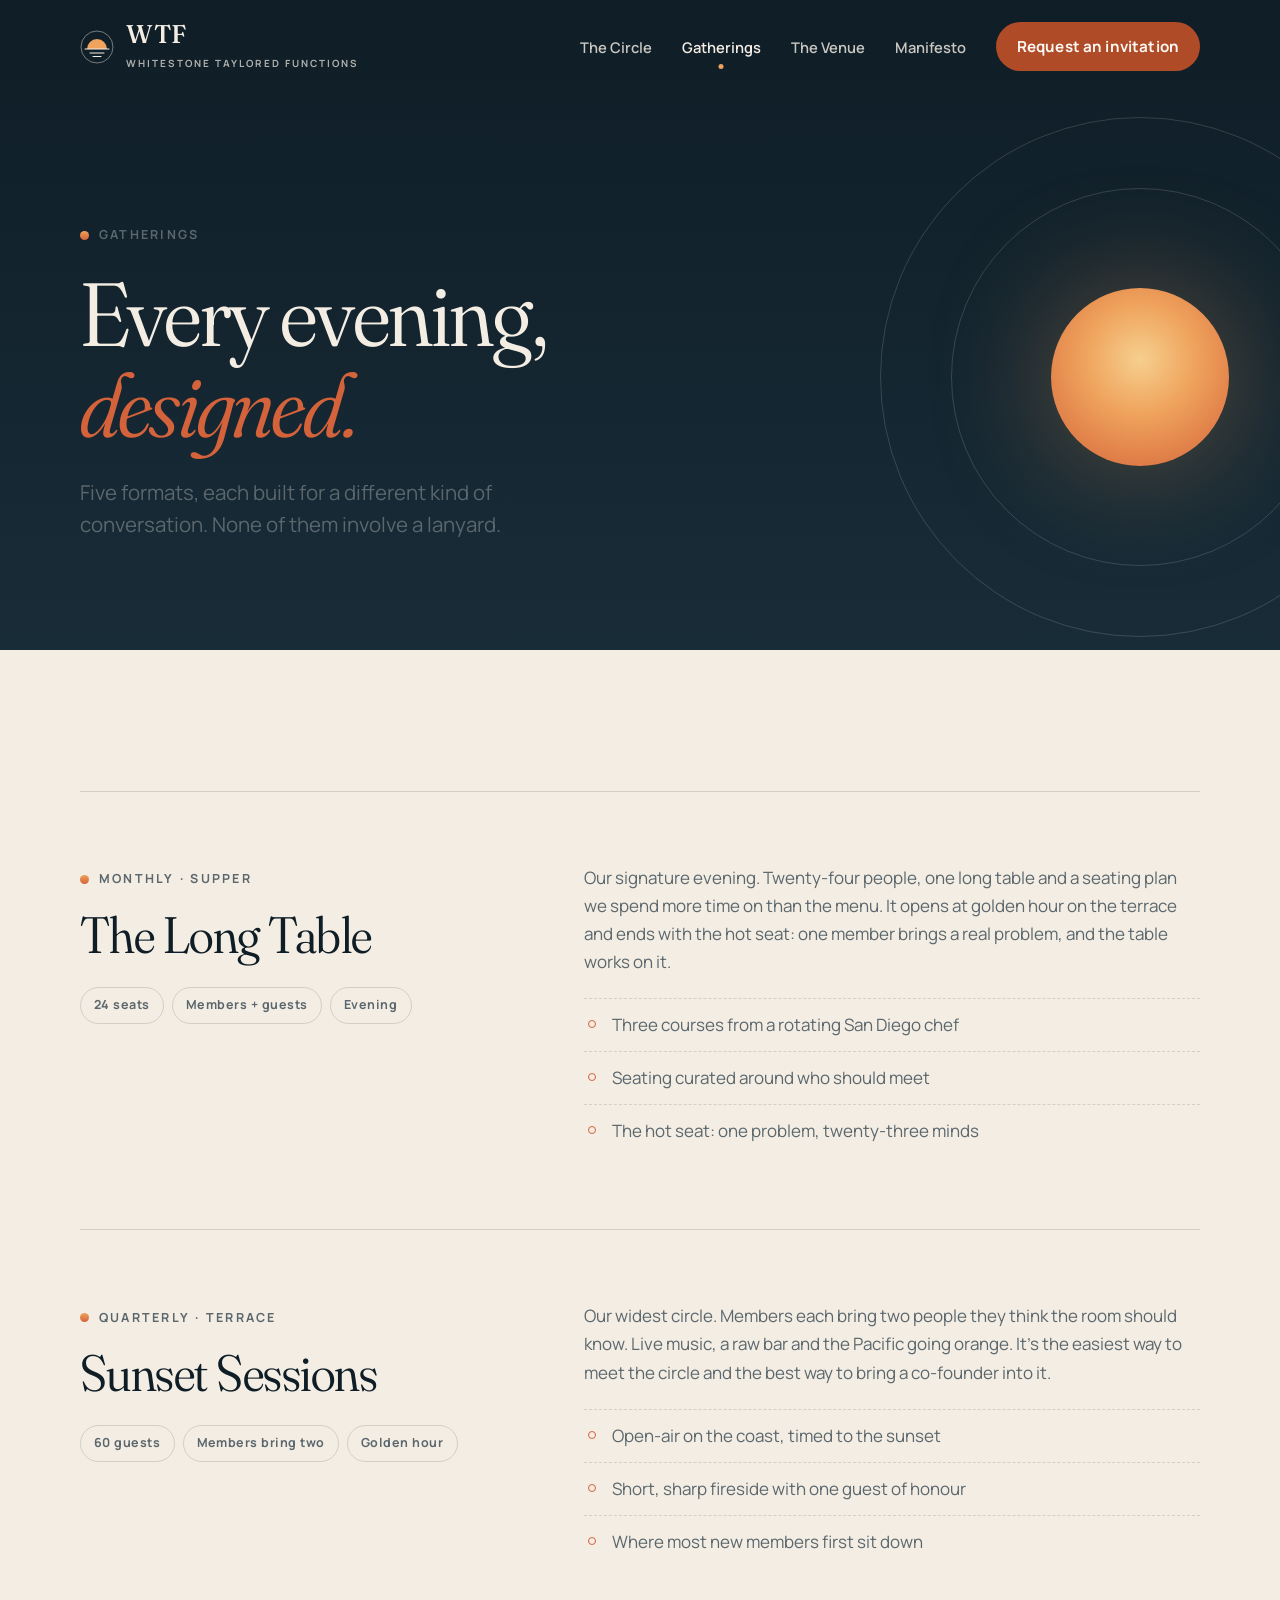
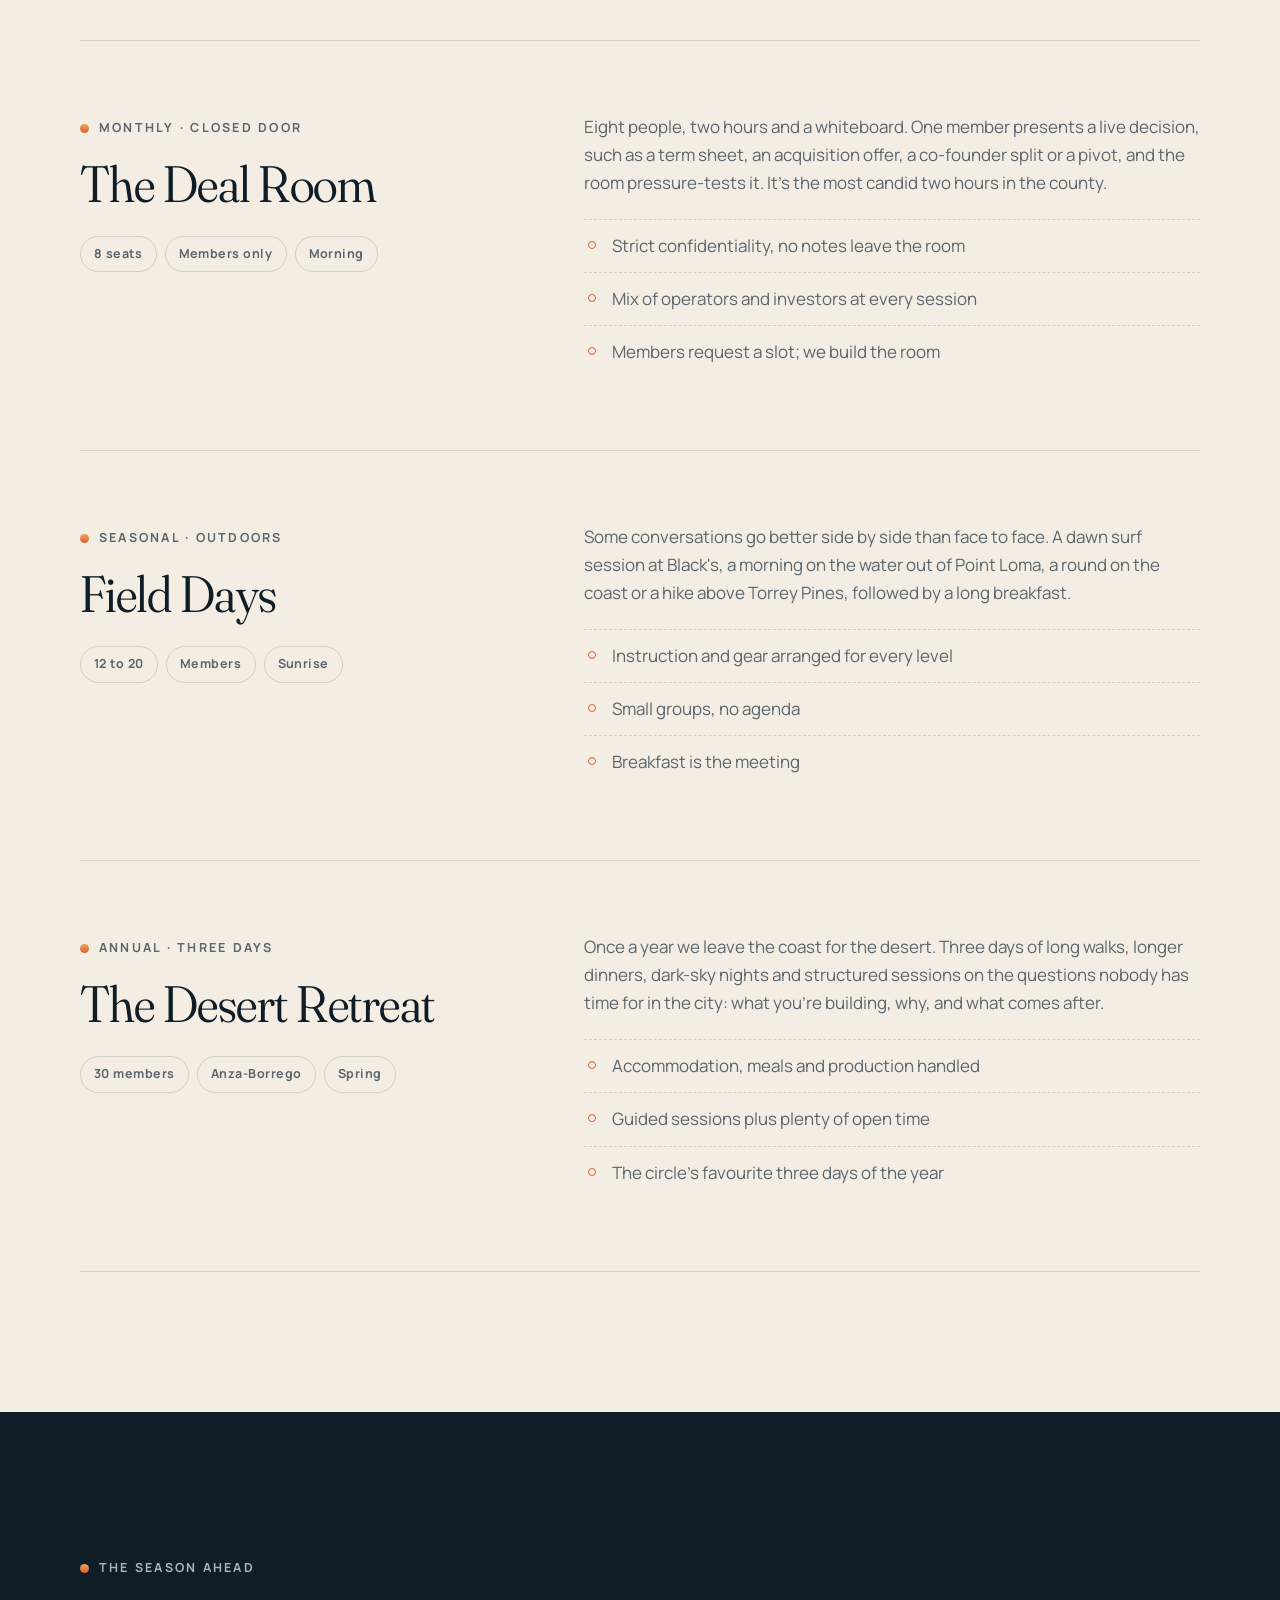
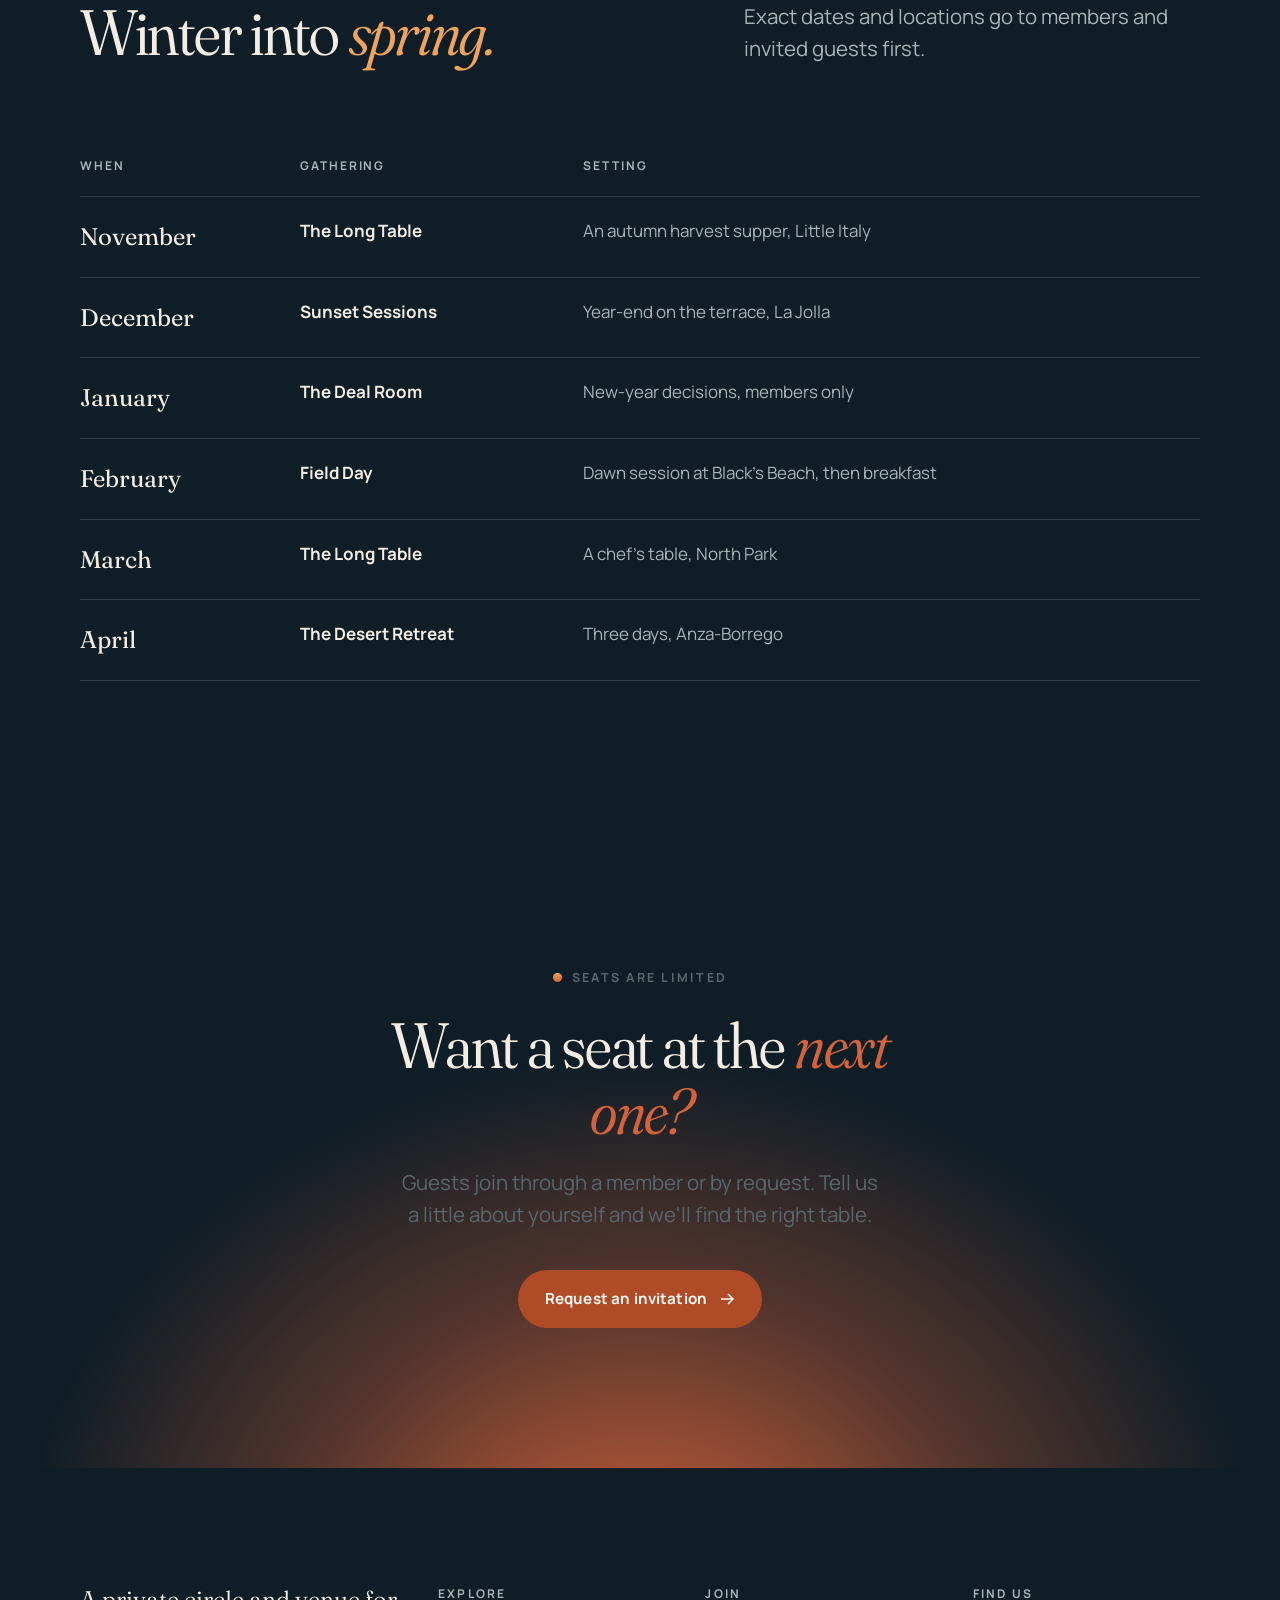
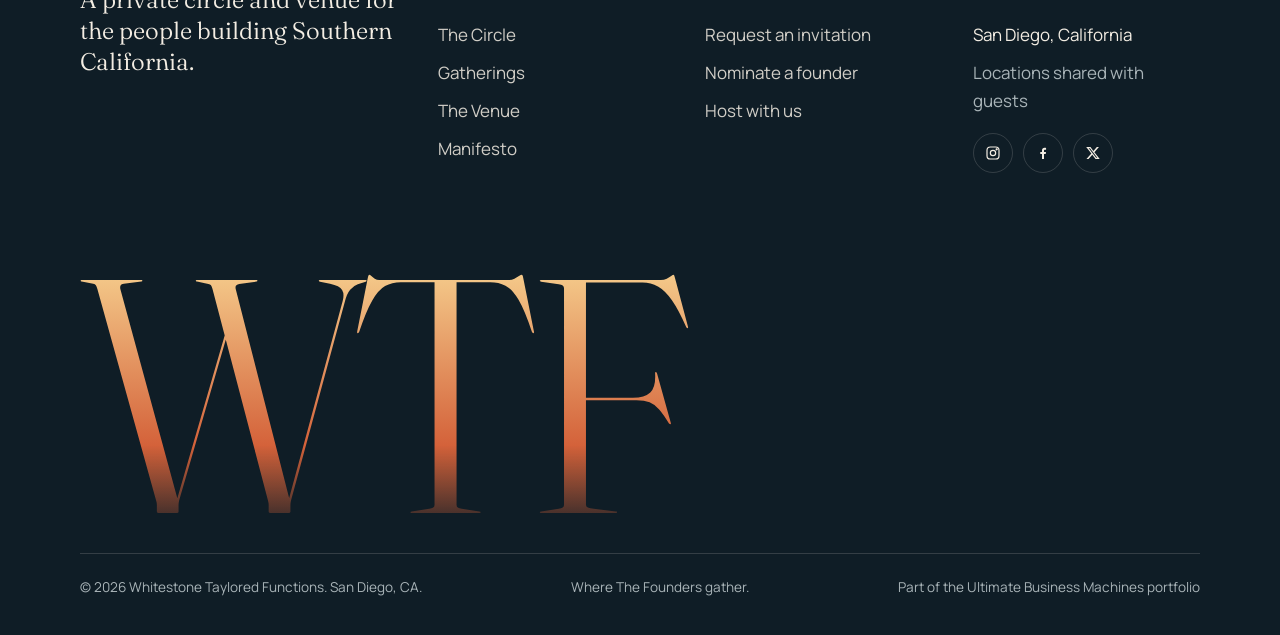
<file: gatherings.html>
<!DOCTYPE html>
<html lang="en">
<head>
  <meta charset="UTF-8" />
  <meta name="viewport" content="width=device-width, initial-scale=1.0" />
  <title>Gatherings · WTF San Diego</title>
  <meta name="description" content="The Long Table, Sunset Sessions, the Deal Room, Field Days and the Desert Retreat. The formats of the WTF circle." />
  <meta name="theme-color" content="#0F1D26" />
  <meta property="og:title" content="Gatherings · WTF San Diego" />
  <meta property="og:description" content="The Long Table, Sunset Sessions, the Deal Room, Field Days and the Desert Retreat. The formats of the WTF circle." />
  <meta property="og:type" content="website" />
  <link rel="icon" href="favicon.svg" type="image/svg+xml" />
  <link rel="alternate icon" href="favicon.ico" />
  <link rel="preconnect" href="https://fonts.googleapis.com" />
  <link rel="preconnect" href="https://fonts.gstatic.com" crossorigin />
  <link href="https://fonts.googleapis.com/css2?family=Fraunces:ital,opsz,wght,SOFT@0,9..144,300..600,0..100;1,9..144,300..600,0..100&family=Manrope:wght@400;500;600;700&display=swap" rel="stylesheet" />
  <link rel="stylesheet" href="css/styles.css" />
</head>
<body>
  <a class="skip" href="#main">Skip to content</a>

  <header class="site-header">
    <div class="wrap">
      <a class="brand" href="index.html" aria-label="WTF, Whitestone Taylored Functions, home">
        <svg class="brand-mark" viewBox="0 0 34 34" fill="none" aria-hidden="true">
          <circle cx="17" cy="17" r="16" stroke="currentColor" stroke-opacity=".45" />
          <path d="M7 19a10 10 0 0 1 20 0Z" fill="#EFA35C" />
          <path d="M5 19h24M10 23h14M13 26.5h8" stroke="currentColor" stroke-linecap="round" />
        </svg>
        <span>
          <span class="brand-word">WTF</span>
          <span class="brand-sub">Whitestone Taylored Functions</span>
        </span>
      </a>
      <button class="menu-btn" aria-label="Menu" aria-expanded="false" aria-controls="site-nav"><span></span></button>
      <nav class="nav" id="site-nav" aria-label="Primary">
        <a href="circle.html">The Circle</a>
        <a href="gatherings.html" aria-current="page">Gatherings</a>
        <a href="venue.html">The Venue</a>
        <a href="manifesto.html">Manifesto</a>
        <a class="btn btn--sun" href="apply.html">Request an invitation</a>
      </nav>
    </div>
  </header>

  <main id="main">
    <section class="page-hero">
      <div class="page-hero-ring" aria-hidden="true"></div>
      <div class="wrap">
        <p class="eyebrow reveal">Gatherings</p>
        <h1 class="reveal reveal-d1">Every evening, <em>designed.</em></h1>
        <p class="lede reveal reveal-d2">Five formats, each built for a different kind of conversation. None of them involve a lanyard.</p>
      </div>
    </section>

    <section class="section">
      <div class="wrap">
        <article class="format reveal">
          <div>
            <p class="eyebrow">Monthly · Supper</p>
            <h3>The Long Table</h3>
            <div class="tags"><span class="tag">24 seats</span><span class="tag">Members + guests</span><span class="tag">Evening</span></div>
          </div>
          <div class="prose muted">
            <p>Our signature evening. Twenty-four people, one long table and a seating plan we spend more time on than the menu. It opens at golden hour on the terrace and ends with the hot seat: one member brings a real problem, and the table works on it.</p>
            <ul>
              <li>Three courses from a rotating San Diego chef</li>
              <li>Seating curated around who should meet</li>
              <li>The hot seat: one problem, twenty-three minds</li>
            </ul>
          </div>
        </article>

        <article class="format reveal">
          <div>
            <p class="eyebrow">Quarterly · Terrace</p>
            <h3>Sunset Sessions</h3>
            <div class="tags"><span class="tag">60 guests</span><span class="tag">Members bring two</span><span class="tag">Golden hour</span></div>
          </div>
          <div class="prose muted">
            <p>Our widest circle. Members each bring two people they think the room should know. Live music, a raw bar and the Pacific going orange. It's the easiest way to meet the circle and the best way to bring a co-founder into it.</p>
            <ul>
              <li>Open-air on the coast, timed to the sunset</li>
              <li>Short, sharp fireside with one guest of honour</li>
              <li>Where most new members first sit down</li>
            </ul>
          </div>
        </article>

        <article class="format reveal">
          <div>
            <p class="eyebrow">Monthly · Closed door</p>
            <h3>The Deal Room</h3>
            <div class="tags"><span class="tag">8 seats</span><span class="tag">Members only</span><span class="tag">Morning</span></div>
          </div>
          <div class="prose muted">
            <p>Eight people, two hours and a whiteboard. One member presents a live decision, such as a term sheet, an acquisition offer, a co-founder split or a pivot, and the room pressure-tests it. It's the most candid two hours in the county.</p>
            <ul>
              <li>Strict confidentiality, no notes leave the room</li>
              <li>Mix of operators and investors at every session</li>
              <li>Members request a slot; we build the room</li>
            </ul>
          </div>
        </article>

        <article class="format reveal">
          <div>
            <p class="eyebrow">Seasonal · Outdoors</p>
            <h3>Field Days</h3>
            <div class="tags"><span class="tag">12 to 20</span><span class="tag">Members</span><span class="tag">Sunrise</span></div>
          </div>
          <div class="prose muted">
            <p>Some conversations go better side by side than face to face. A dawn surf session at Black's, a morning on the water out of Point Loma, a round on the coast or a hike above Torrey Pines, followed by a long breakfast.</p>
            <ul>
              <li>Instruction and gear arranged for every level</li>
              <li>Small groups, no agenda</li>
              <li>Breakfast is the meeting</li>
            </ul>
          </div>
        </article>

        <article class="format reveal">
          <div>
            <p class="eyebrow">Annual · Three days</p>
            <h3>The Desert Retreat</h3>
            <div class="tags"><span class="tag">30 members</span><span class="tag">Anza-Borrego</span><span class="tag">Spring</span></div>
          </div>
          <div class="prose muted">
            <p>Once a year we leave the coast for the desert. Three days of long walks, longer dinners, dark-sky nights and structured sessions on the questions nobody has time for in the city: what you're building, why, and what comes after.</p>
            <ul>
              <li>Accommodation, meals and production handled</li>
              <li>Guided sessions plus plenty of open time</li>
              <li>The circle's favourite three days of the year</li>
            </ul>
          </div>
        </article>
      </div>
    </section>

    <section class="section dark">
      <div class="wrap">
        <div class="section-head">
          <div>
            <p class="eyebrow reveal">The season ahead</p>
            <h2 class="reveal reveal-d1">Winter into <em>spring.</em></h2>
          </div>
          <p class="lede reveal reveal-d2">Exact dates and locations go to members and invited guests first.</p>
        </div>
        <table class="season reveal">
          <thead><tr><th>When</th><th>Gathering</th><th>Setting</th></tr></thead>
          <tbody>
            <tr><td>November</td><td>The Long Table</td><td>An autumn harvest supper, Little Italy</td></tr>
            <tr><td>December</td><td>Sunset Sessions</td><td>Year-end on the terrace, La Jolla</td></tr>
            <tr><td>January</td><td>The Deal Room</td><td>New-year decisions, members only</td></tr>
            <tr><td>February</td><td>Field Day</td><td>Dawn session at Black's Beach, then breakfast</td></tr>
            <tr><td>March</td><td>The Long Table</td><td>A chef's table, North Park</td></tr>
            <tr><td>April</td><td>The Desert Retreat</td><td>Three days, Anza-Borrego</td></tr>
          </tbody>
        </table>
      </div>
    </section>

    <section class="section cta">
      <div class="wrap">
        <p class="eyebrow reveal">Seats are limited</p>
        <h2 class="reveal reveal-d1">Want a seat at the <em>next one?</em></h2>
        <p class="lede reveal reveal-d2">Guests join through a member or by request. Tell us a little about yourself and we'll find the right table.</p>
        <div class="btn-row reveal reveal-d3">
          <a class="btn btn--sun" href="apply.html">Request an invitation <svg viewBox="0 0 16 16" fill="none" stroke="currentColor" stroke-width="1.6" aria-hidden="true"><path d="M2 8h12M9 3l5 5-5 5"/></svg></a>
        </div>
      </div>
    </section>
  </main>

  <footer class="site-footer">
    <div class="wrap">
      <div class="footer-top">
        <div>
          <p class="footer-tag">A private circle and venue for the people building Southern California.</p>
        </div>
        <div>
          <h4>Explore</h4>
          <ul>
            <li><a href="circle.html">The Circle</a></li>
            <li><a href="gatherings.html">Gatherings</a></li>
            <li><a href="venue.html">The Venue</a></li>
            <li><a href="manifesto.html">Manifesto</a></li>
          </ul>
        </div>
        <div>
          <h4>Join</h4>
          <ul>
            <li><a href="apply.html">Request an invitation</a></li>
            <li><a href="apply.html#nominate">Nominate a founder</a></li>
            <li><a href="venue.html#host">Host with us</a></li>
          </ul>
        </div>
        <div>
          <h4>Find us</h4>
          <ul>
            <li>San Diego, California</li>
            <li class="muted">Locations shared with guests</li>
          </ul>
          <div class="social" style="margin-top:18px">
            <a href="https://www.instagram.com/tayloredfunctions/" aria-label="Instagram" target="_blank" rel="noopener noreferrer">
              <svg viewBox="0 0 24 24" fill="none" stroke="currentColor" stroke-width="1.8" aria-hidden="true"><rect x="3" y="3" width="18" height="18" rx="5"/><circle cx="12" cy="12" r="4"/><circle cx="17.5" cy="6.5" r=".8" fill="currentColor"/></svg>
            </a>
            <a href="https://www.facebook.com/profile.php?id=61575761515797" aria-label="Facebook" target="_blank" rel="noopener noreferrer">
              <svg viewBox="0 0 24 24" fill="currentColor" aria-hidden="true"><path d="M13.5 21v-7.5h2.6l.4-3h-3V8.6c0-.9.3-1.5 1.5-1.5h1.6V4.4c-.3 0-1.2-.1-2.3-.1-2.3 0-3.8 1.4-3.8 3.9v2.3H7.9v3h2.6V21h3Z"/></svg>
            </a>
            <a href="https://x.com/johnson_ma3055" aria-label="X" target="_blank" rel="noopener noreferrer">
              <svg viewBox="0 0 24 24" fill="currentColor" aria-hidden="true"><path d="M17.8 3h3.1l-6.8 7.8 8 10.2h-6.3l-4.9-6.4L5.3 21H2.2l7.3-8.3L1.8 3h6.4l4.4 5.9L17.8 3Zm-1.1 16.2h1.7L7.4 4.7H5.6l11.1 14.5Z"/></svg>
            </a>
          </div>
        </div>
      </div>
      <div class="footer-word" aria-hidden="true">WTF</div>
      <div class="footer-bottom">
        <span>&copy; <span data-year>2026</span> Whitestone Taylored Functions. San Diego, CA.</span>
        <span>Where The Founders gather.</span>
        <span><a href="https://demo.ultimatebusinessmachines.com/portfolio">Part of the Ultimate Business Machines portfolio</a></span>
      </div>
    </div>
  </footer>

  <script src="js/site.js"></script>
</body>
</html>
</file>
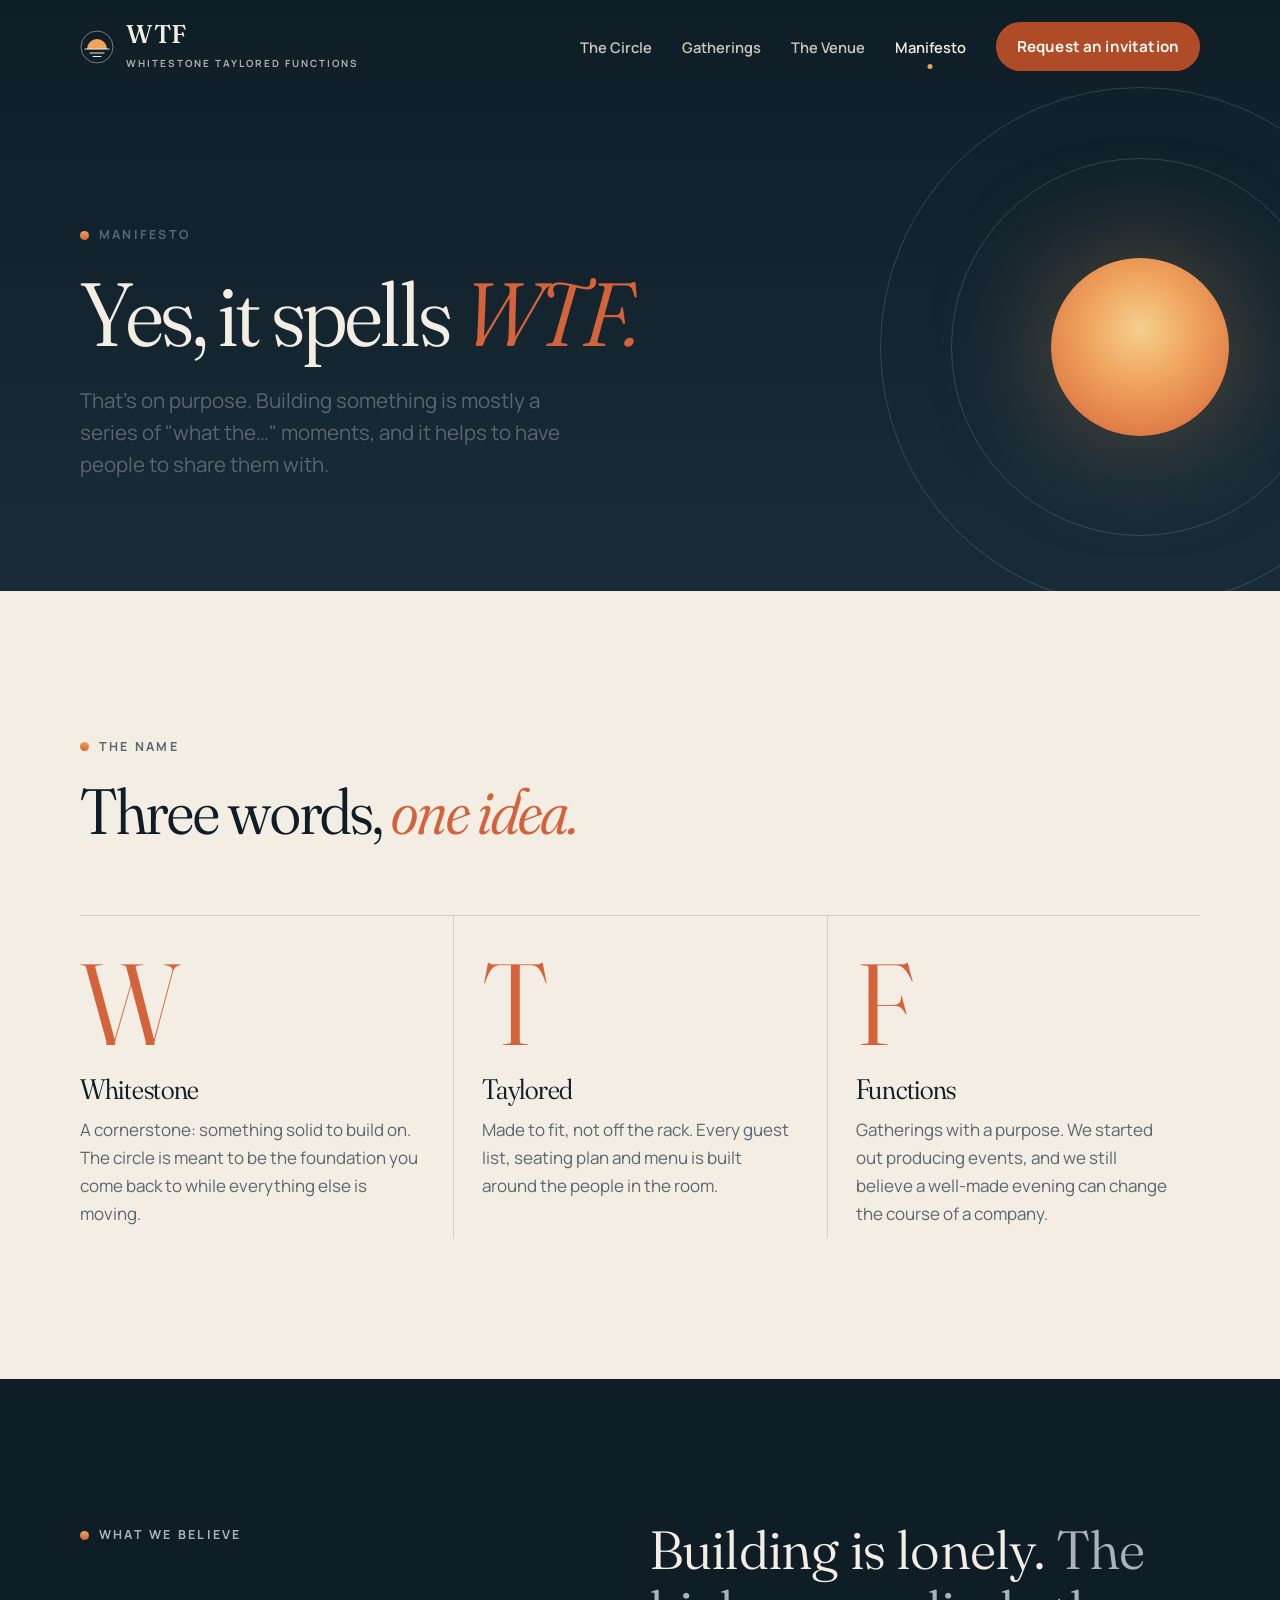
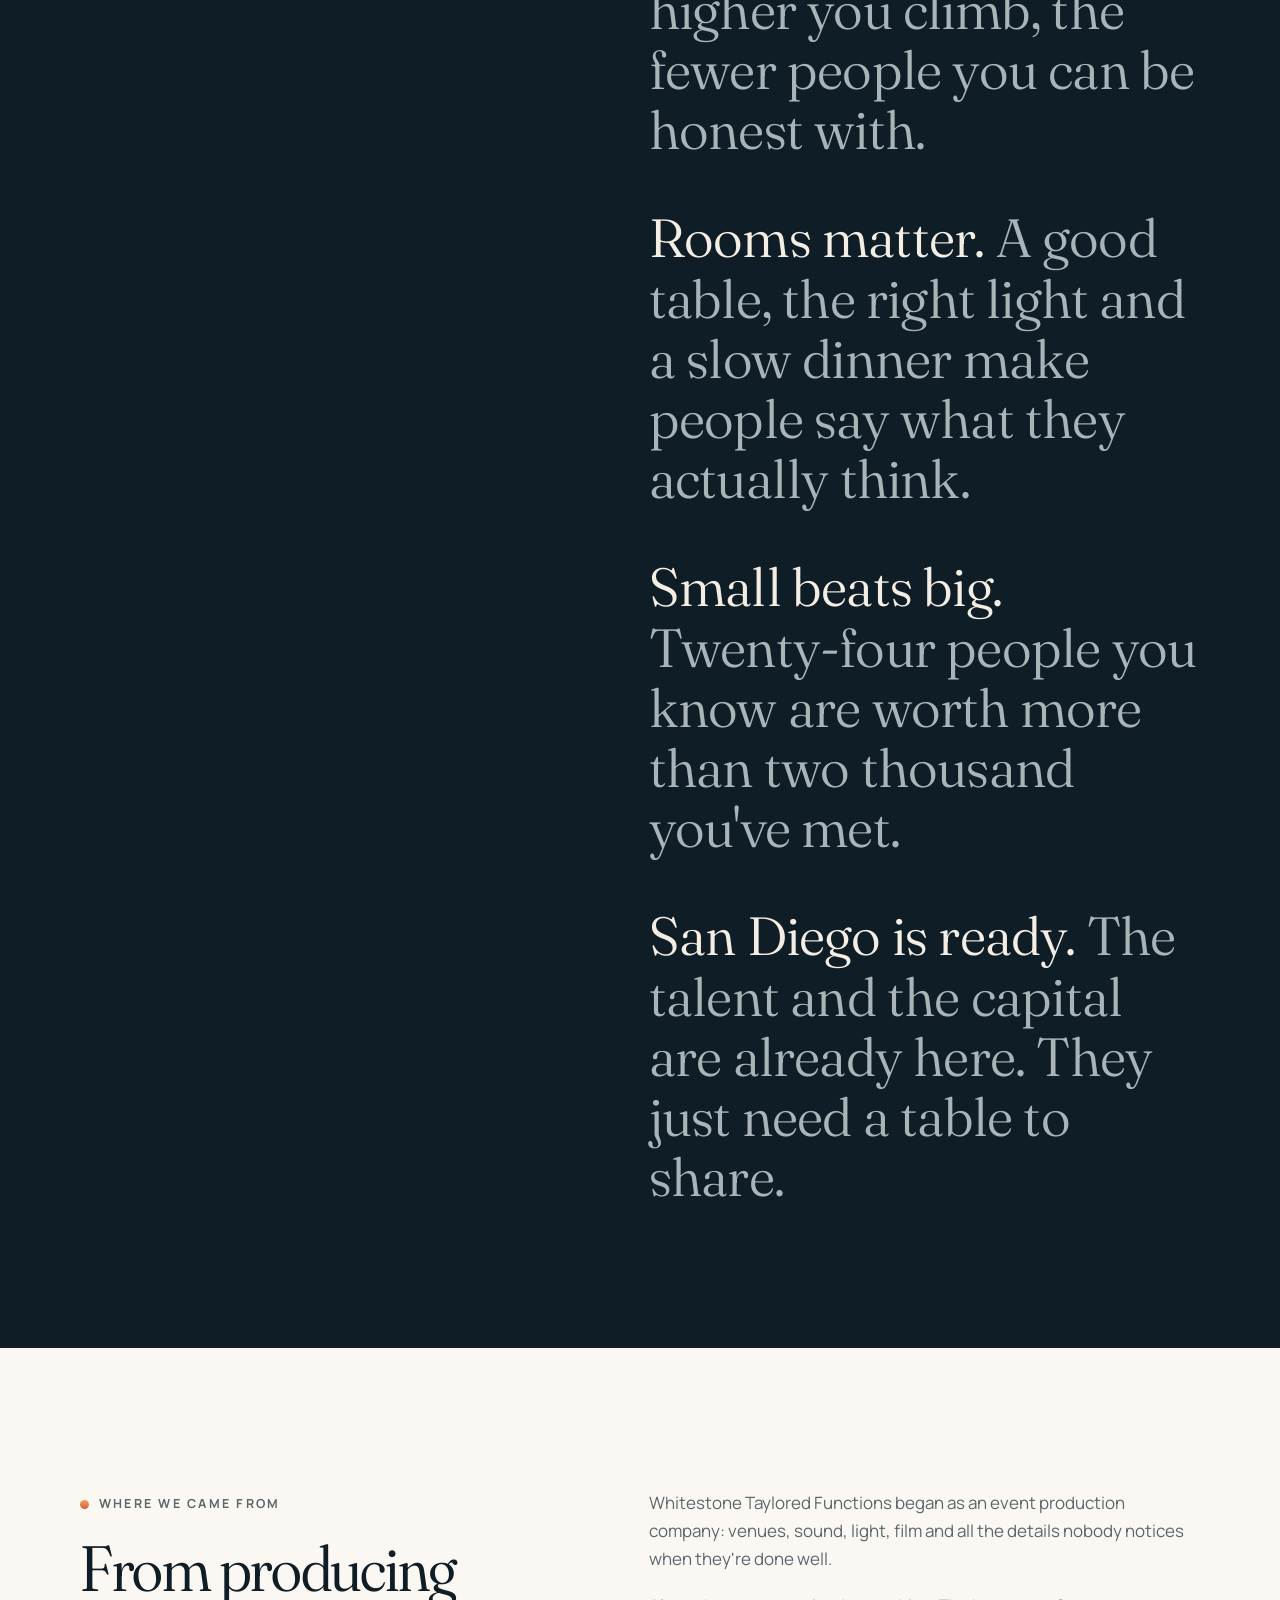
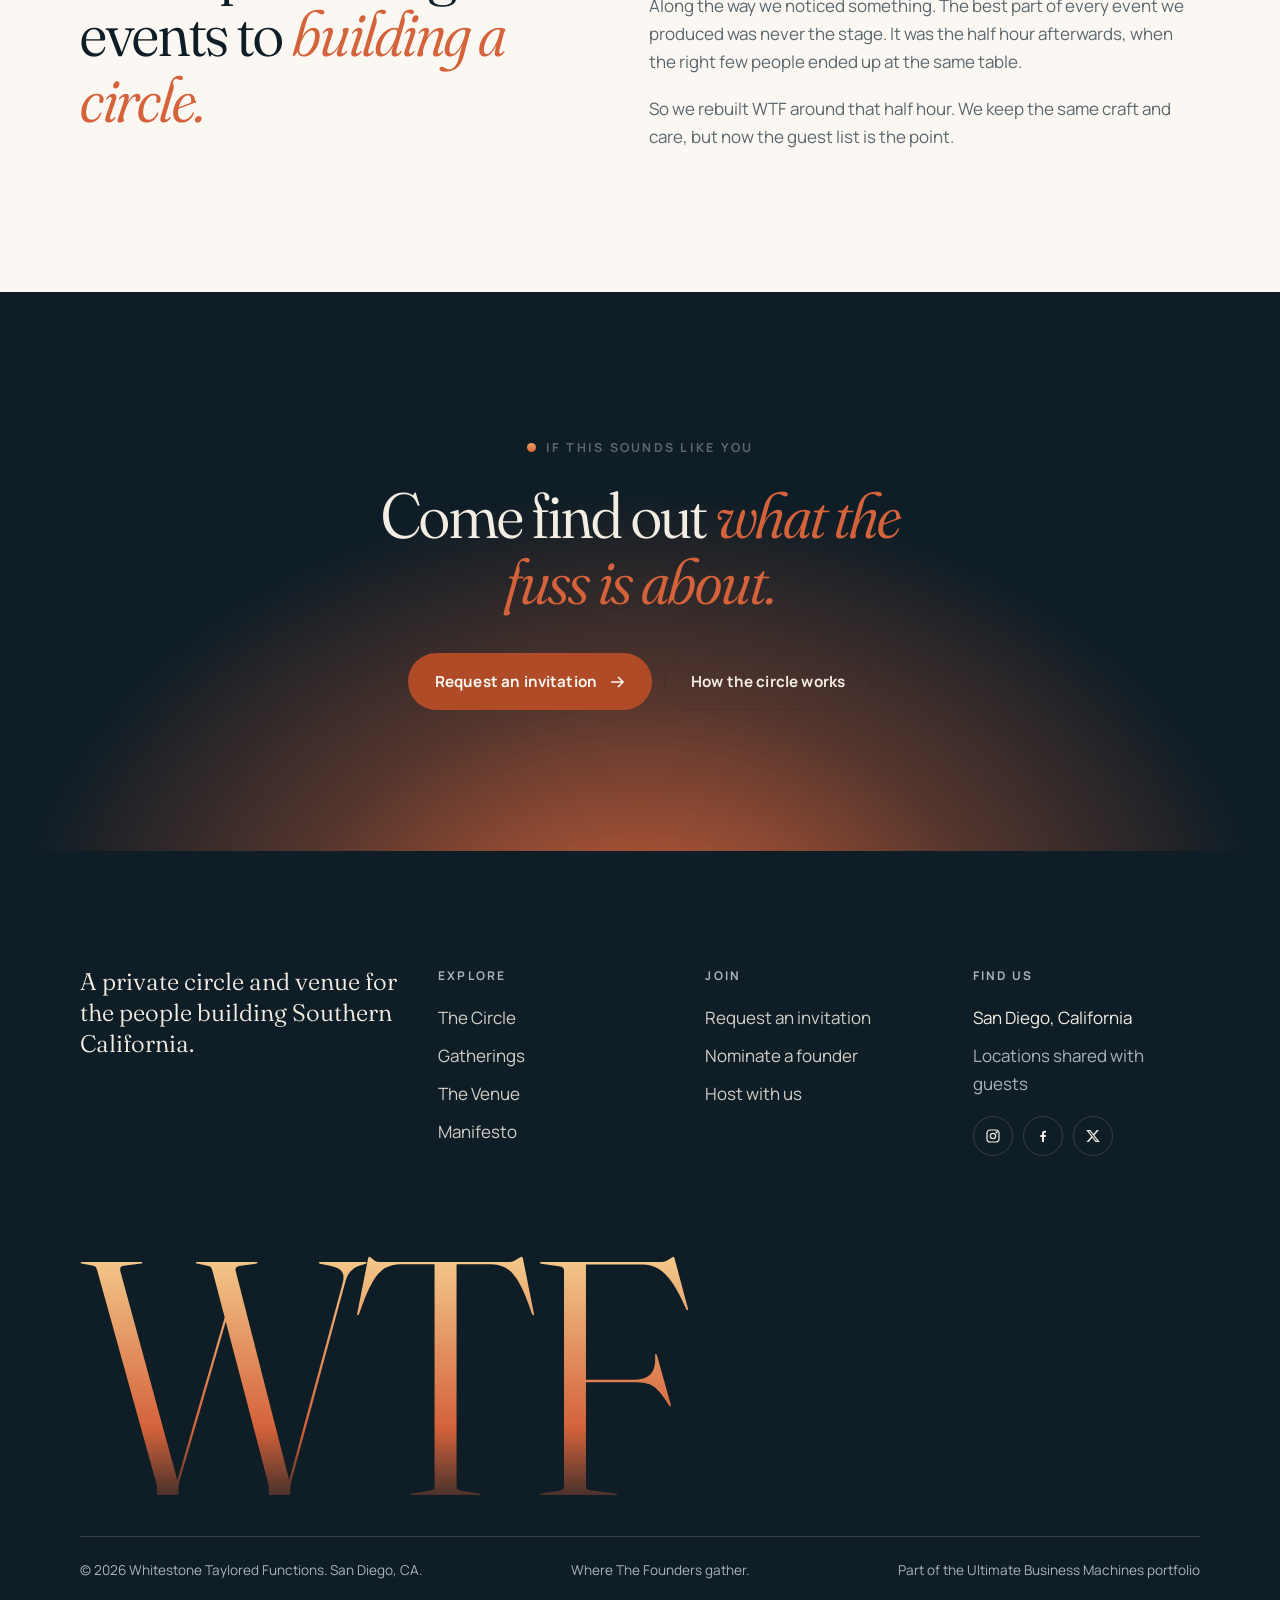
<file: manifesto.html>
<!DOCTYPE html>
<html lang="en">
<head>
  <meta charset="UTF-8" />
  <meta name="viewport" content="width=device-width, initial-scale=1.0" />
  <title>Manifesto · WTF San Diego</title>
  <meta name="description" content="Why Whitestone Taylored Functions exists, what the name means, and what we believe about bringing builders together." />
  <meta name="theme-color" content="#0F1D26" />
  <meta property="og:title" content="Manifesto · WTF San Diego" />
  <meta property="og:description" content="Why Whitestone Taylored Functions exists, what the name means, and what we believe about bringing builders together." />
  <meta property="og:type" content="website" />
  <link rel="icon" href="favicon.svg" type="image/svg+xml" />
  <link rel="alternate icon" href="favicon.ico" />
  <link rel="preconnect" href="https://fonts.googleapis.com" />
  <link rel="preconnect" href="https://fonts.gstatic.com" crossorigin />
  <link href="https://fonts.googleapis.com/css2?family=Fraunces:ital,opsz,wght,SOFT@0,9..144,300..600,0..100;1,9..144,300..600,0..100&family=Manrope:wght@400;500;600;700&display=swap" rel="stylesheet" />
  <link rel="stylesheet" href="css/styles.css" />
</head>
<body>
  <a class="skip" href="#main">Skip to content</a>

  <header class="site-header">
    <div class="wrap">
      <a class="brand" href="index.html" aria-label="WTF, Whitestone Taylored Functions, home">
        <svg class="brand-mark" viewBox="0 0 34 34" fill="none" aria-hidden="true">
          <circle cx="17" cy="17" r="16" stroke="currentColor" stroke-opacity=".45" />
          <path d="M7 19a10 10 0 0 1 20 0Z" fill="#EFA35C" />
          <path d="M5 19h24M10 23h14M13 26.5h8" stroke="currentColor" stroke-linecap="round" />
        </svg>
        <span>
          <span class="brand-word">WTF</span>
          <span class="brand-sub">Whitestone Taylored Functions</span>
        </span>
      </a>
      <button class="menu-btn" aria-label="Menu" aria-expanded="false" aria-controls="site-nav"><span></span></button>
      <nav class="nav" id="site-nav" aria-label="Primary">
        <a href="circle.html">The Circle</a>
        <a href="gatherings.html">Gatherings</a>
        <a href="venue.html">The Venue</a>
        <a href="manifesto.html" aria-current="page">Manifesto</a>
        <a class="btn btn--sun" href="apply.html">Request an invitation</a>
      </nav>
    </div>
  </header>

  <main id="main">
    <section class="page-hero">
      <div class="page-hero-ring" aria-hidden="true"></div>
      <div class="wrap">
        <p class="eyebrow reveal">Manifesto</p>
        <h1 class="reveal reveal-d1">Yes, it spells <em>WTF.</em></h1>
        <p class="lede reveal reveal-d2">That's on purpose. Building something is mostly a series of "what the…" moments, and it helps to have people to share them with.</p>
      </div>
    </section>

    <section class="section">
      <div class="wrap">
        <div class="section-head">
          <div>
            <p class="eyebrow reveal">The name</p>
            <h2 class="reveal reveal-d1">Three words, <em>one idea.</em></h2>
          </div>
        </div>
        <div class="name-parts">
          <div class="name-part reveal"><div class="big">W</div><h3>Whitestone</h3><p>A cornerstone: something solid to build on. The circle is meant to be the foundation you come back to while everything else is moving.</p></div>
          <div class="name-part reveal reveal-d1"><div class="big">T</div><h3>Taylored</h3><p>Made to fit, not off the rack. Every guest list, seating plan and menu is built around the people in the room.</p></div>
          <div class="name-part reveal reveal-d2"><div class="big">F</div><h3>Functions</h3><p>Gatherings with a purpose. We started out producing events, and we still believe a well-made evening can change the course of a company.</p></div>
        </div>
      </div>
    </section>

    <section class="section dark">
      <div class="wrap split">
        <div>
          <p class="eyebrow reveal">What we believe</p>
        </div>
        <div class="stack" style="--s:3rem">
          <p class="statement reveal">Building is lonely. <span class="dim">The higher you climb, the fewer people you can be honest with.</span></p>
          <p class="statement reveal">Rooms matter. <span class="dim">A good table, the right light and a slow dinner make people say what they actually think.</span></p>
          <p class="statement reveal">Small beats big. <span class="dim">Twenty-four people you know are worth more than two thousand you've met.</span></p>
          <p class="statement reveal">San Diego is ready. <span class="dim">The talent and the capital are already here. They just need a table to share.</span></p>
        </div>
      </div>
    </section>

    <section class="section paper">
      <div class="wrap split">
        <div>
          <p class="eyebrow reveal">Where we came from</p>
          <h2 class="reveal reveal-d1" style="margin-top:18px">From producing events to <em>building a circle.</em></h2>
        </div>
        <div class="prose muted stack reveal" style="--s:1.1em">
          <p>Whitestone Taylored Functions began as an event production company: venues, sound, light, film and all the details nobody notices when they're done well.</p>
          <p>Along the way we noticed something. The best part of every event we produced was never the stage. It was the half hour afterwards, when the right few people ended up at the same table.</p>
          <p>So we rebuilt WTF around that half hour. We keep the same craft and care, but now the guest list is the point.</p>
        </div>
      </div>
    </section>

    <section class="section cta">
      <div class="wrap">
        <p class="eyebrow reveal">If this sounds like you</p>
        <h2 class="reveal reveal-d1">Come find out <em>what the fuss is about.</em></h2>
        <div class="btn-row reveal reveal-d2">
          <a class="btn btn--sun" href="apply.html">Request an invitation <svg viewBox="0 0 16 16" fill="none" stroke="currentColor" stroke-width="1.6" aria-hidden="true"><path d="M2 8h12M9 3l5 5-5 5"/></svg></a>
          <a class="btn btn--ghost" href="circle.html">How the circle works</a>
        </div>
      </div>
    </section>
  </main>

  <footer class="site-footer">
    <div class="wrap">
      <div class="footer-top">
        <div>
          <p class="footer-tag">A private circle and venue for the people building Southern California.</p>
        </div>
        <div>
          <h4>Explore</h4>
          <ul>
            <li><a href="circle.html">The Circle</a></li>
            <li><a href="gatherings.html">Gatherings</a></li>
            <li><a href="venue.html">The Venue</a></li>
            <li><a href="manifesto.html">Manifesto</a></li>
          </ul>
        </div>
        <div>
          <h4>Join</h4>
          <ul>
            <li><a href="apply.html">Request an invitation</a></li>
            <li><a href="apply.html#nominate">Nominate a founder</a></li>
            <li><a href="venue.html#host">Host with us</a></li>
          </ul>
        </div>
        <div>
          <h4>Find us</h4>
          <ul>
            <li>San Diego, California</li>
            <li class="muted">Locations shared with guests</li>
          </ul>
          <div class="social" style="margin-top:18px">
            <a href="https://www.instagram.com/tayloredfunctions/" aria-label="Instagram" target="_blank" rel="noopener noreferrer">
              <svg viewBox="0 0 24 24" fill="none" stroke="currentColor" stroke-width="1.8" aria-hidden="true"><rect x="3" y="3" width="18" height="18" rx="5"/><circle cx="12" cy="12" r="4"/><circle cx="17.5" cy="6.5" r=".8" fill="currentColor"/></svg>
            </a>
            <a href="https://www.facebook.com/profile.php?id=61575761515797" aria-label="Facebook" target="_blank" rel="noopener noreferrer">
              <svg viewBox="0 0 24 24" fill="currentColor" aria-hidden="true"><path d="M13.5 21v-7.5h2.6l.4-3h-3V8.6c0-.9.3-1.5 1.5-1.5h1.6V4.4c-.3 0-1.2-.1-2.3-.1-2.3 0-3.8 1.4-3.8 3.9v2.3H7.9v3h2.6V21h3Z"/></svg>
            </a>
            <a href="https://x.com/johnson_ma3055" aria-label="X" target="_blank" rel="noopener noreferrer">
              <svg viewBox="0 0 24 24" fill="currentColor" aria-hidden="true"><path d="M17.8 3h3.1l-6.8 7.8 8 10.2h-6.3l-4.9-6.4L5.3 21H2.2l7.3-8.3L1.8 3h6.4l4.4 5.9L17.8 3Zm-1.1 16.2h1.7L7.4 4.7H5.6l11.1 14.5Z"/></svg>
            </a>
          </div>
        </div>
      </div>
      <div class="footer-word" aria-hidden="true">WTF</div>
      <div class="footer-bottom">
        <span>&copy; <span data-year>2026</span> Whitestone Taylored Functions. San Diego, CA.</span>
        <span>Where The Founders gather.</span>
        <span><a href="https://demo.ultimatebusinessmachines.com/portfolio">Part of the Ultimate Business Machines portfolio</a></span>
      </div>
    </div>
  </footer>

  <script src="js/site.js"></script>
</body>
</html>
</file>
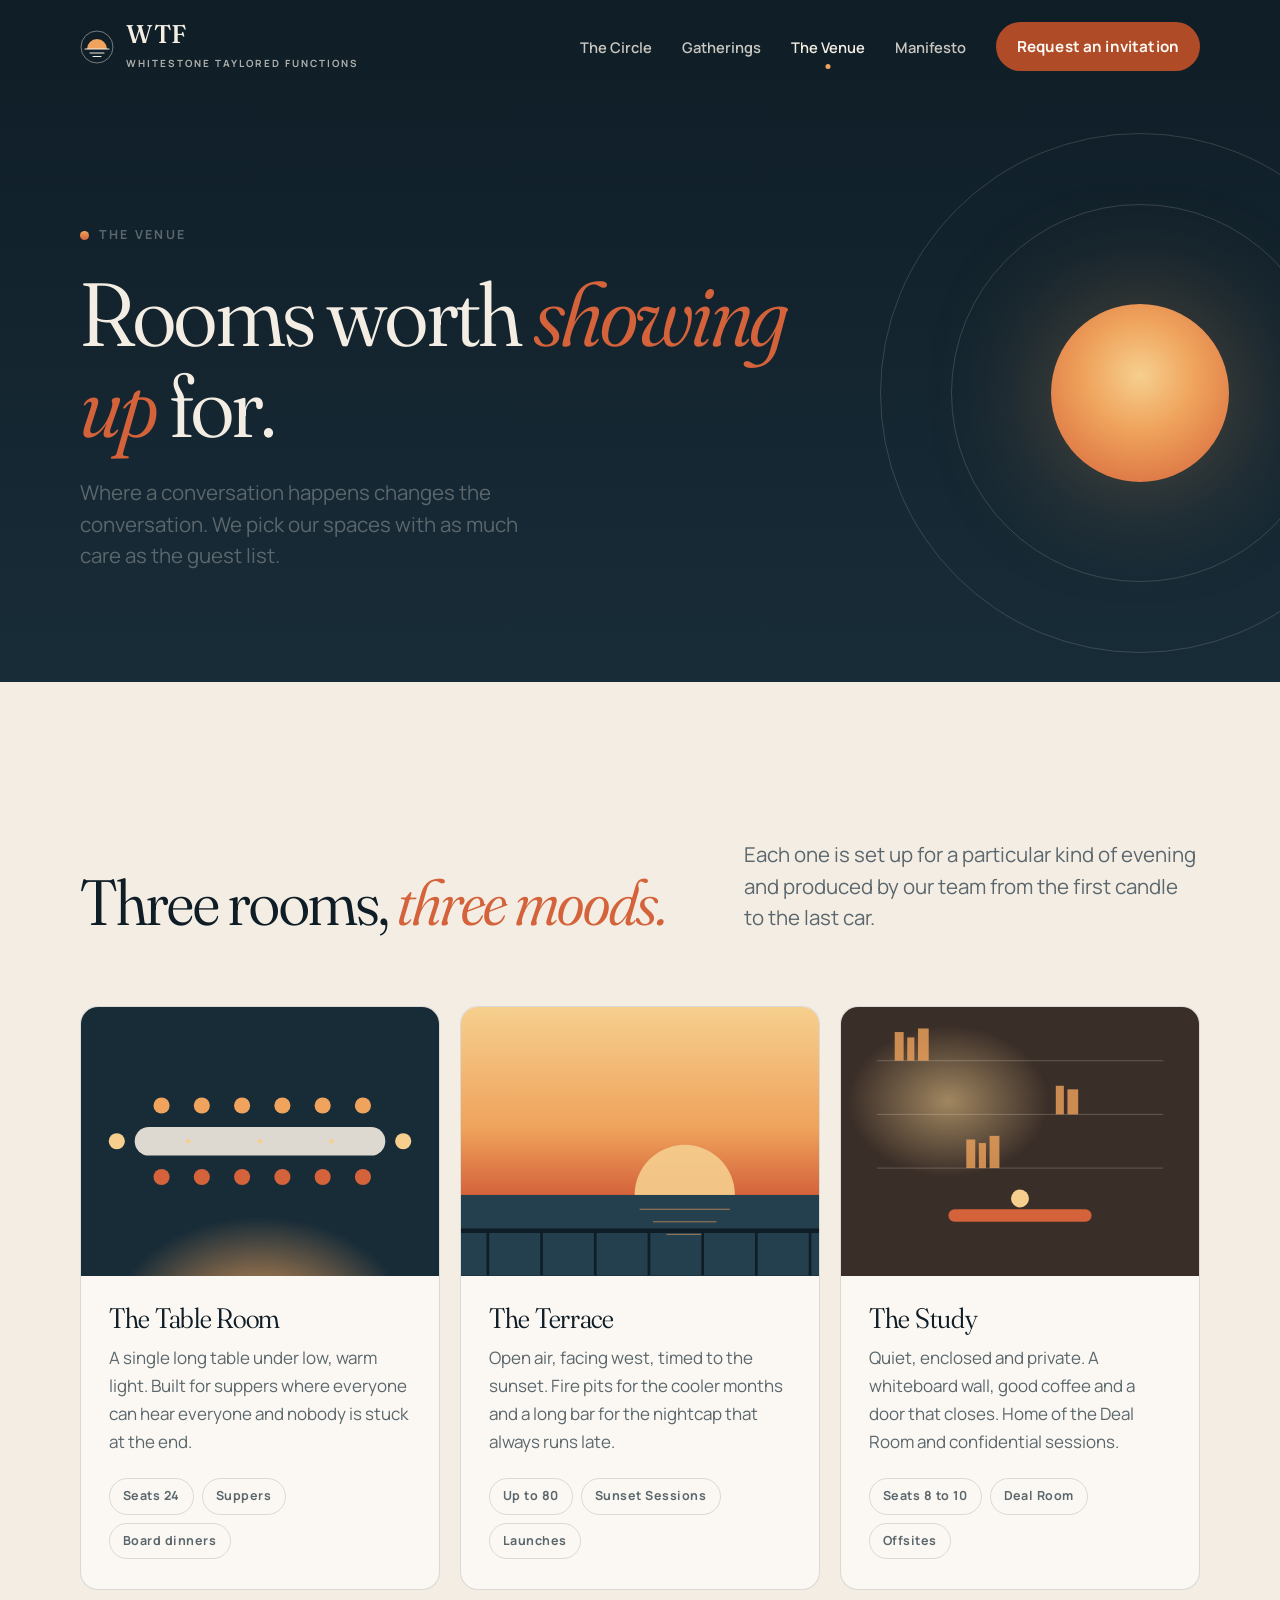
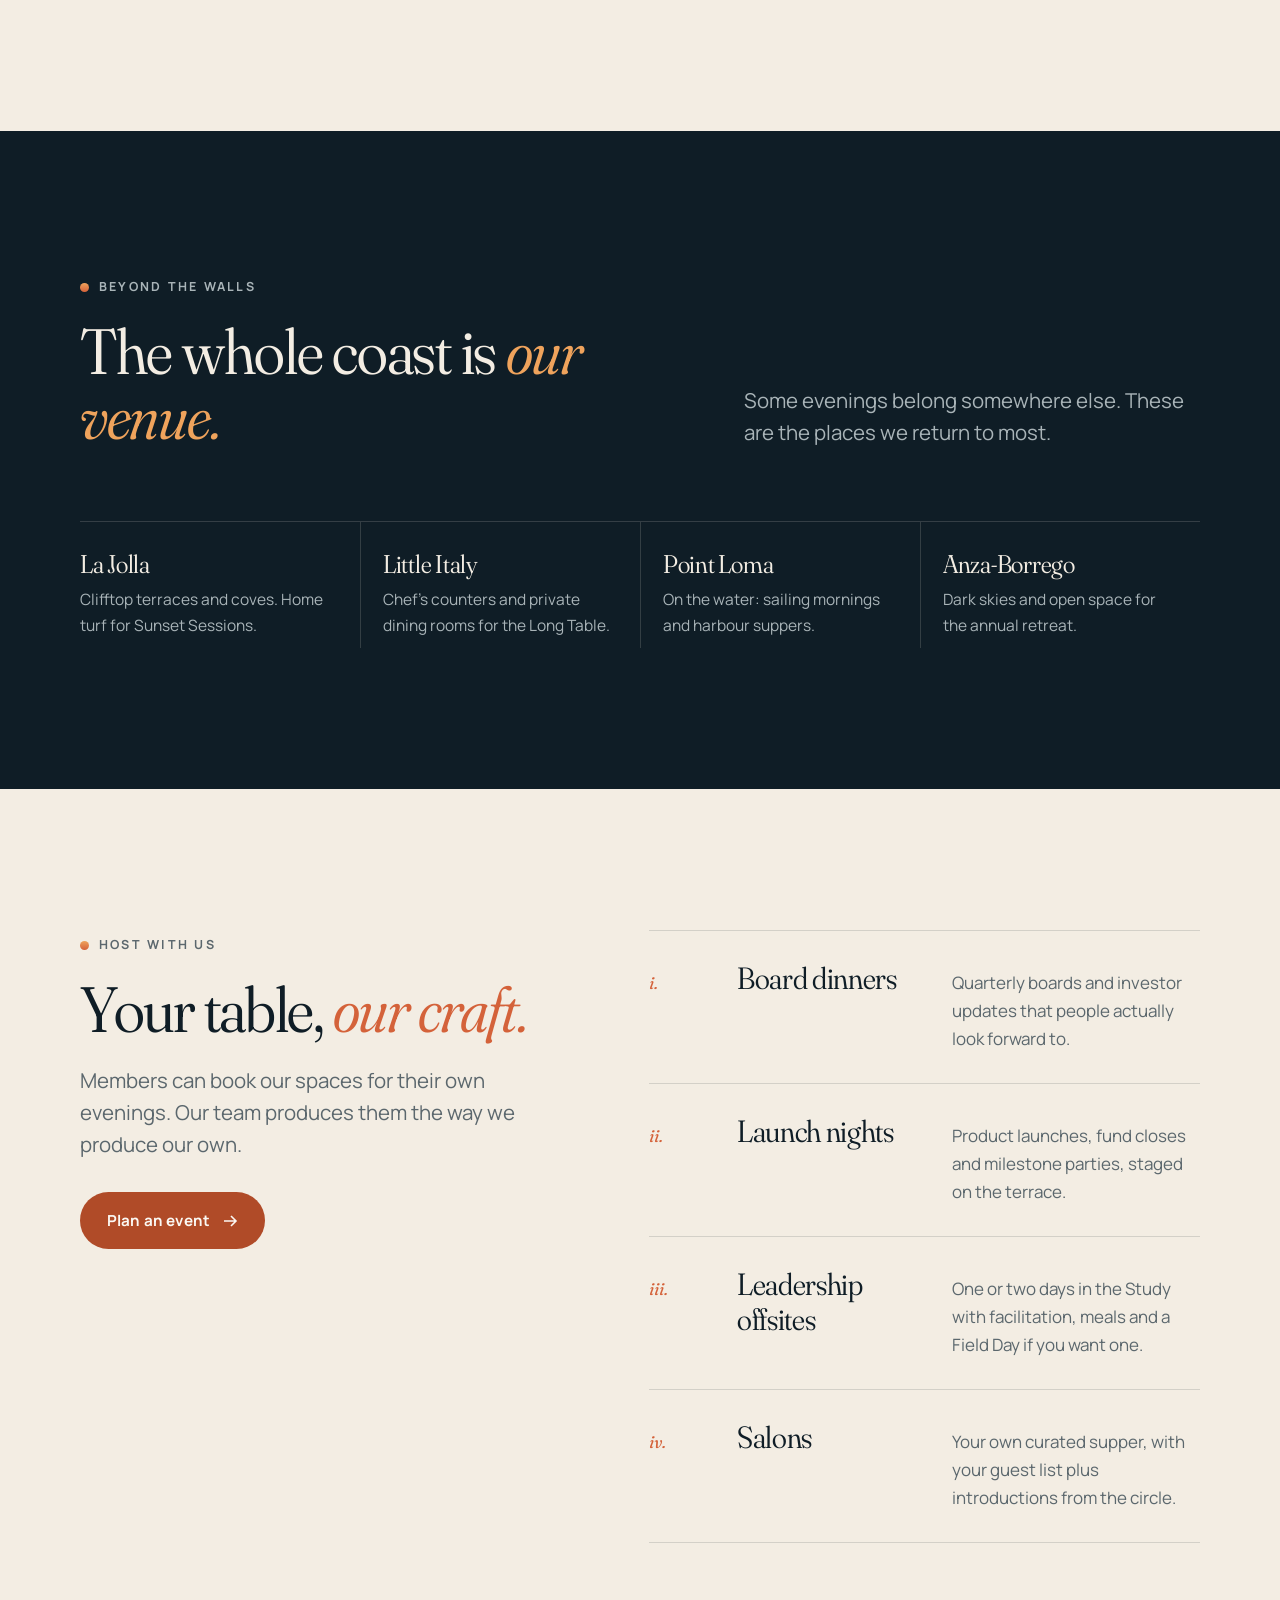
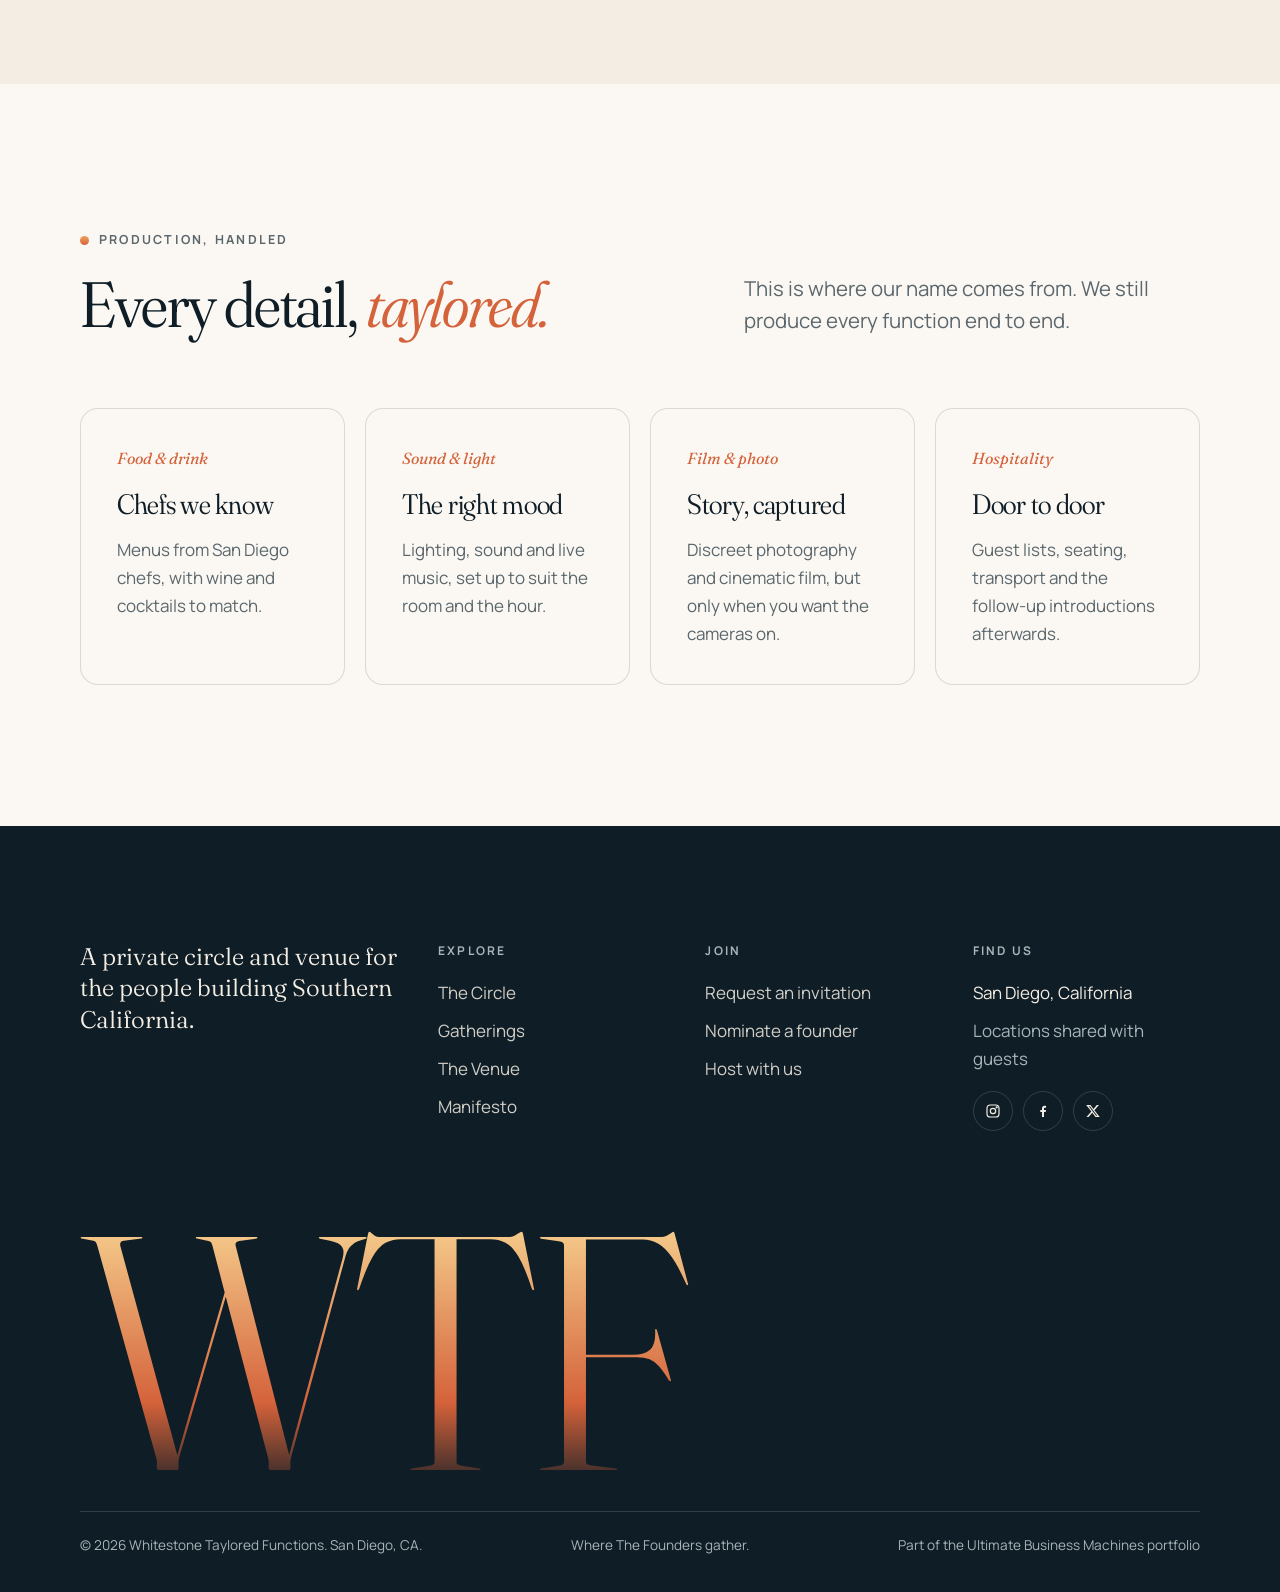
<file: venue.html>
<!DOCTYPE html>
<html lang="en">
<head>
  <meta charset="UTF-8" />
  <meta name="viewport" content="width=device-width, initial-scale=1.0" />
  <title>The Venue · WTF San Diego</title>
  <meta name="description" content="The rooms, terrace and coastal locations where WTF gathers, plus private hosting and full event production for members." />
  <meta name="theme-color" content="#0F1D26" />
  <meta property="og:title" content="The Venue · WTF San Diego" />
  <meta property="og:description" content="The rooms, terrace and coastal locations where WTF gathers, plus private hosting and full event production for members." />
  <meta property="og:type" content="website" />
  <link rel="icon" href="favicon.svg" type="image/svg+xml" />
  <link rel="alternate icon" href="favicon.ico" />
  <link rel="preconnect" href="https://fonts.googleapis.com" />
  <link rel="preconnect" href="https://fonts.gstatic.com" crossorigin />
  <link href="https://fonts.googleapis.com/css2?family=Fraunces:ital,opsz,wght,SOFT@0,9..144,300..600,0..100;1,9..144,300..600,0..100&family=Manrope:wght@400;500;600;700&display=swap" rel="stylesheet" />
  <link rel="stylesheet" href="css/styles.css" />
</head>
<body>
  <a class="skip" href="#main">Skip to content</a>

  <header class="site-header">
    <div class="wrap">
      <a class="brand" href="index.html" aria-label="WTF, Whitestone Taylored Functions, home">
        <svg class="brand-mark" viewBox="0 0 34 34" fill="none" aria-hidden="true">
          <circle cx="17" cy="17" r="16" stroke="currentColor" stroke-opacity=".45" />
          <path d="M7 19a10 10 0 0 1 20 0Z" fill="#EFA35C" />
          <path d="M5 19h24M10 23h14M13 26.5h8" stroke="currentColor" stroke-linecap="round" />
        </svg>
        <span>
          <span class="brand-word">WTF</span>
          <span class="brand-sub">Whitestone Taylored Functions</span>
        </span>
      </a>
      <button class="menu-btn" aria-label="Menu" aria-expanded="false" aria-controls="site-nav"><span></span></button>
      <nav class="nav" id="site-nav" aria-label="Primary">
        <a href="circle.html">The Circle</a>
        <a href="gatherings.html">Gatherings</a>
        <a href="venue.html" aria-current="page">The Venue</a>
        <a href="manifesto.html">Manifesto</a>
        <a class="btn btn--sun" href="apply.html">Request an invitation</a>
      </nav>
    </div>
  </header>

  <main id="main">
    <section class="page-hero">
      <div class="page-hero-ring" aria-hidden="true"></div>
      <div class="wrap">
        <p class="eyebrow reveal">The Venue</p>
        <h1 class="reveal reveal-d1">Rooms worth <em>showing up</em> for.</h1>
        <p class="lede reveal reveal-d2">Where a conversation happens changes the conversation. We pick our spaces with as much care as the guest list.</p>
      </div>
    </section>

    <section class="section">
      <div class="wrap">
        <div class="section-head">
          <div>
            <p class="eyebrow reveal">The spaces</p>
            <h2 class="reveal reveal-d1">Three rooms, <em>three moods.</em></h2>
          </div>
          <p class="lede reveal reveal-d2">Each one is set up for a particular kind of evening and produced by our team from the first candle to the last car.</p>
        </div>
        <div class="grid-3">
          <article class="space reveal">
            <div class="space-art art-table">
              <svg viewBox="0 0 400 300" fill="none" aria-hidden="true">
                <rect x="60" y="134" width="280" height="32" rx="16" fill="#F3EDE3" fill-opacity=".9"/>
                <g fill="#EFA35C"><circle cx="90" cy="110" r="9"/><circle cx="135" cy="110" r="9"/><circle cx="180" cy="110" r="9"/><circle cx="225" cy="110" r="9"/><circle cx="270" cy="110" r="9"/><circle cx="315" cy="110" r="9"/></g>
                <g fill="#D4623A"><circle cx="90" cy="190" r="9"/><circle cx="135" cy="190" r="9"/><circle cx="180" cy="190" r="9"/><circle cx="225" cy="190" r="9"/><circle cx="270" cy="190" r="9"/><circle cx="315" cy="190" r="9"/></g>
                <circle cx="40" cy="150" r="9" fill="#F6CF8E"/><circle cx="360" cy="150" r="9" fill="#F6CF8E"/>
                <g fill="#F6CF8E"><circle cx="120" cy="150" r="2.5"/><circle cx="200" cy="150" r="2.5"/><circle cx="280" cy="150" r="2.5"/></g>
              </svg>
            </div>
            <div class="space-body">
              <h3>The Table Room</h3>
              <p>A single long table under low, warm light. Built for suppers where everyone can hear everyone and nobody is stuck at the end.</p>
              <div class="tags"><span class="tag">Seats 24</span><span class="tag">Suppers</span><span class="tag">Board dinners</span></div>
            </div>
          </article>
          <article class="space reveal reveal-d1">
            <div class="space-art art-terrace">
              <svg viewBox="0 0 400 300" fill="none" aria-hidden="true">
                <circle cx="250" cy="210" r="56" fill="#F6CF8E" fill-opacity=".9"/>
                <rect x="0" y="210" width="400" height="90" fill="#24404F"/>
                <g stroke="#EFA35C" stroke-opacity=".7" stroke-linecap="round"><path d="M200 226h100M215 240h70M230 254h40"/></g>
                <path d="M0 250h400" stroke="#0F1D26" stroke-width="5"/>
                <g stroke="#0F1D26" stroke-width="3"><path d="M30 250v50M90 250v50M150 250v50M210 250v50M270 250v50M330 250v50M390 250v50"/></g>
              </svg>
            </div>
            <div class="space-body">
              <h3>The Terrace</h3>
              <p>Open air, facing west, timed to the sunset. Fire pits for the cooler months and a long bar for the nightcap that always runs late.</p>
              <div class="tags"><span class="tag">Up to 80</span><span class="tag">Sunset Sessions</span><span class="tag">Launches</span></div>
            </div>
          </article>
          <article class="space reveal reveal-d2">
            <div class="space-art art-study">
              <svg viewBox="0 0 400 300" fill="none" aria-hidden="true">
                <g stroke="#F3EDE3" stroke-opacity=".25"><path d="M40 60h320M40 120h320M40 180h320"/></g>
                <g fill="#EFA35C" fill-opacity=".8"><rect x="60" y="28" width="10" height="32"/><rect x="74" y="34" width="8" height="26"/><rect x="86" y="24" width="12" height="36"/><rect x="240" y="88" width="9" height="32"/><rect x="253" y="92" width="12" height="28"/><rect x="140" y="148" width="10" height="32"/><rect x="154" y="152" width="8" height="28"/><rect x="166" y="144" width="11" height="36"/></g>
                <rect x="120" y="226" width="160" height="14" rx="7" fill="#D4623A"/>
                <circle cx="200" cy="214" r="10" fill="#F6CF8E"/>
              </svg>
            </div>
            <div class="space-body">
              <h3>The Study</h3>
              <p>Quiet, enclosed and private. A whiteboard wall, good coffee and a door that closes. Home of the Deal Room and confidential sessions.</p>
              <div class="tags"><span class="tag">Seats 8 to 10</span><span class="tag">Deal Room</span><span class="tag">Offsites</span></div>
            </div>
          </article>
        </div>
      </div>
    </section>

    <section class="section dark">
      <div class="wrap">
        <div class="section-head">
          <div>
            <p class="eyebrow reveal">Beyond the walls</p>
            <h2 class="reveal reveal-d1">The whole coast is <em>our venue.</em></h2>
          </div>
          <p class="lede reveal reveal-d2">Some evenings belong somewhere else. These are the places we return to most.</p>
        </div>
        <div class="places">
          <div class="place reveal"><h3>La Jolla</h3><p>Clifftop terraces and coves. Home turf for Sunset Sessions.</p></div>
          <div class="place reveal reveal-d1"><h3>Little Italy</h3><p>Chef's counters and private dining rooms for the Long Table.</p></div>
          <div class="place reveal reveal-d2"><h3>Point Loma</h3><p>On the water: sailing mornings and harbour suppers.</p></div>
          <div class="place reveal reveal-d3"><h3>Anza-Borrego</h3><p>Dark skies and open space for the annual retreat.</p></div>
        </div>
      </div>
    </section>

    <section class="section" id="host">
      <div class="wrap split">
        <div>
          <p class="eyebrow reveal">Host with us</p>
          <h2 class="reveal reveal-d1" style="margin-top:18px">Your table, <em>our craft.</em></h2>
          <p class="lede reveal reveal-d2" style="margin-top:24px">Members can book our spaces for their own evenings. Our team produces them the way we produce our own.</p>
          <div class="btn-row reveal reveal-d3" style="margin-top:32px">
            <a class="btn btn--sun" href="apply.html?interest=hosting">Plan an event <svg viewBox="0 0 16 16" fill="none" stroke="currentColor" stroke-width="1.6" aria-hidden="true"><path d="M2 8h12M9 3l5 5-5 5"/></svg></a>
          </div>
        </div>
        <div class="rows">
          <div class="row reveal"><span class="idx">i.</span><h3>Board dinners</h3><p>Quarterly boards and investor updates that people actually look forward to.</p></div>
          <div class="row reveal"><span class="idx">ii.</span><h3>Launch nights</h3><p>Product launches, fund closes and milestone parties, staged on the terrace.</p></div>
          <div class="row reveal"><span class="idx">iii.</span><h3>Leadership offsites</h3><p>One or two days in the Study with facilitation, meals and a Field Day if you want one.</p></div>
          <div class="row reveal"><span class="idx">iv.</span><h3>Salons</h3><p>Your own curated supper, with your guest list plus introductions from the circle.</p></div>
        </div>
      </div>
    </section>

    <section class="section paper">
      <div class="wrap">
        <div class="section-head">
          <div>
            <p class="eyebrow reveal">Production, handled</p>
            <h2 class="reveal reveal-d1">Every detail, <em>taylored.</em></h2>
          </div>
          <p class="lede reveal reveal-d2">This is where our name comes from. We still produce every function end to end.</p>
        </div>
        <div class="grid-4">
          <div class="card reveal"><span class="num">Food &amp; drink</span><h3>Chefs we know</h3><p>Menus from San Diego chefs, with wine and cocktails to match.</p></div>
          <div class="card reveal reveal-d1"><span class="num">Sound &amp; light</span><h3>The right mood</h3><p>Lighting, sound and live music, set up to suit the room and the hour.</p></div>
          <div class="card reveal reveal-d2"><span class="num">Film &amp; photo</span><h3>Story, captured</h3><p>Discreet photography and cinematic film, but only when you want the cameras on.</p></div>
          <div class="card reveal reveal-d3"><span class="num">Hospitality</span><h3>Door to door</h3><p>Guest lists, seating, transport and the follow-up introductions afterwards.</p></div>
        </div>
      </div>
    </section>
  </main>

  <footer class="site-footer">
    <div class="wrap">
      <div class="footer-top">
        <div>
          <p class="footer-tag">A private circle and venue for the people building Southern California.</p>
        </div>
        <div>
          <h4>Explore</h4>
          <ul>
            <li><a href="circle.html">The Circle</a></li>
            <li><a href="gatherings.html">Gatherings</a></li>
            <li><a href="venue.html">The Venue</a></li>
            <li><a href="manifesto.html">Manifesto</a></li>
          </ul>
        </div>
        <div>
          <h4>Join</h4>
          <ul>
            <li><a href="apply.html">Request an invitation</a></li>
            <li><a href="apply.html#nominate">Nominate a founder</a></li>
            <li><a href="venue.html#host">Host with us</a></li>
          </ul>
        </div>
        <div>
          <h4>Find us</h4>
          <ul>
            <li>San Diego, California</li>
            <li class="muted">Locations shared with guests</li>
          </ul>
          <div class="social" style="margin-top:18px">
            <a href="https://www.instagram.com/tayloredfunctions/" aria-label="Instagram" target="_blank" rel="noopener noreferrer">
              <svg viewBox="0 0 24 24" fill="none" stroke="currentColor" stroke-width="1.8" aria-hidden="true"><rect x="3" y="3" width="18" height="18" rx="5"/><circle cx="12" cy="12" r="4"/><circle cx="17.5" cy="6.5" r=".8" fill="currentColor"/></svg>
            </a>
            <a href="https://www.facebook.com/profile.php?id=61575761515797" aria-label="Facebook" target="_blank" rel="noopener noreferrer">
              <svg viewBox="0 0 24 24" fill="currentColor" aria-hidden="true"><path d="M13.5 21v-7.5h2.6l.4-3h-3V8.6c0-.9.3-1.5 1.5-1.5h1.6V4.4c-.3 0-1.2-.1-2.3-.1-2.3 0-3.8 1.4-3.8 3.9v2.3H7.9v3h2.6V21h3Z"/></svg>
            </a>
            <a href="https://x.com/johnson_ma3055" aria-label="X" target="_blank" rel="noopener noreferrer">
              <svg viewBox="0 0 24 24" fill="currentColor" aria-hidden="true"><path d="M17.8 3h3.1l-6.8 7.8 8 10.2h-6.3l-4.9-6.4L5.3 21H2.2l7.3-8.3L1.8 3h6.4l4.4 5.9L17.8 3Zm-1.1 16.2h1.7L7.4 4.7H5.6l11.1 14.5Z"/></svg>
            </a>
          </div>
        </div>
      </div>
      <div class="footer-word" aria-hidden="true">WTF</div>
      <div class="footer-bottom">
        <span>&copy; <span data-year>2026</span> Whitestone Taylored Functions. San Diego, CA.</span>
        <span>Where The Founders gather.</span>
        <span><a href="https://demo.ultimatebusinessmachines.com/portfolio">Part of the Ultimate Business Machines portfolio</a></span>
      </div>
    </div>
  </footer>

  <script src="js/site.js"></script>
</body>
</html>
</file>
<file: css/styles.css>
/* ==========================================================
   WTF — Whitestone Taylored Functions
   A private circle & venue for San Diego's builders.
   Palette: coastal sandstone, Pacific ink, golden-hour sun.
   ========================================================== */

:root {
  --sand:      #F3EDE3;
  --sand-2:    #E8DFD0;
  --paper:     #FBF8F3;
  --ink:       #0F1D26;
  --ink-2:     #182C38;
  --ink-3:     #24404F;
  --sun:       #D4623A;
  --sun-2:     #EFA35C;
  --sun-3:     #F6CF8E;
  --sage:      #7F907A;
  --muted:     #5B676D;
  --muted-inv: #A9B4B8;
  --line:      rgba(15, 29, 38, .14);
  --line-inv:  rgba(243, 237, 227, .16);

  --serif: "Fraunces", "Iowan Old Style", Georgia, serif;
  --sans:  "Manrope", system-ui, -apple-system, "Segoe UI", sans-serif;

  --wrap:   1200px;
  --gutter: clamp(16px, 4vw, 40px);
  --sec:    clamp(80px, 11vw, 150px);
  --radius: 18px;
  --ease:   cubic-bezier(.2, .7, .2, 1);
}

/* ---------- Reset ---------- */
*, *::before, *::after { box-sizing: border-box; }
* { margin: 0; }
html { scroll-behavior: smooth; -webkit-text-size-adjust: 100%; }
body {
  font-family: var(--sans);
  font-size: 1.0625rem;
  line-height: 1.65;
  color: var(--ink);
  background: var(--sand);
  overflow-x: hidden;
  -webkit-font-smoothing: antialiased;
}
img, svg { display: block; max-width: 100%; }
a { color: inherit; text-decoration: none; }
button, input, select, textarea { font: inherit; color: inherit; }
::selection { background: var(--sun-2); color: var(--ink); }
:focus-visible { outline: 2px solid var(--sun); outline-offset: 3px; border-radius: 4px; }

.skip {
  position: absolute; left: 16px; top: -60px; z-index: 100;
  background: #B04B28; color: var(--paper); padding: 10px 16px; border-radius: 8px;
}
.skip:focus { top: 16px; }

/* ---------- Layout ---------- */
.wrap { width: 100%; max-width: var(--wrap); margin-inline: auto; padding-inline: var(--gutter); }
.section { padding-block: var(--sec); }
.section--tight { padding-block: clamp(56px, 7vw, 96px); }
.dark { background: var(--ink); color: var(--sand); }
.paper { background: var(--paper); }
.sand-2 { background: var(--sand-2); }

/* ---------- Type ---------- */
.display, h1, h2, h3 {
  font-family: var(--serif);
  font-weight: 350;
  font-variation-settings: "opsz" 144, "SOFT" 50;
  letter-spacing: -0.02em;
  line-height: 1.02;
}
h1 { font-size: clamp(2.9rem, 8vw, 7rem); }
h2 { font-size: clamp(2.2rem, 5vw, 4.25rem); }
h3 { font-size: clamp(1.45rem, 2.2vw, 1.9rem); line-height: 1.15; letter-spacing: -0.01em; }
em, .em { font-style: italic; color: var(--sun); }
.dark em, .dark .em { color: var(--sun-2); }

.eyebrow {
  display: inline-flex; align-items: center; gap: 10px;
  font-size: .78rem; font-weight: 700; letter-spacing: .18em; text-transform: uppercase;
  color: var(--muted);
}
.eyebrow::before {
  content: ""; width: 9px; height: 9px; border-radius: 50%;
  background: linear-gradient(180deg, var(--sun-2), var(--sun));
}
.dark .eyebrow { color: var(--muted-inv); }

.lede { font-size: clamp(1.15rem, 1.6vw, 1.35rem); line-height: 1.55; color: var(--muted); max-width: 40ch; }
.dark .lede { color: var(--muted-inv); }
.prose p + p { margin-top: 1.1em; }
.prose { max-width: 62ch; }
.muted { color: var(--muted); }
.dark .muted { color: var(--muted-inv); }

.stack > * + * { margin-top: var(--s, 1.25rem); }

/* ---------- Buttons ---------- */
.btn {
  display: inline-flex; align-items: center; gap: 12px;
  padding: 15px 26px; border-radius: 999px;
  font-weight: 700; font-size: .95rem; letter-spacing: .01em;
  border: 1px solid transparent; cursor: pointer;
  transition: transform .3s var(--ease), background .3s, color .3s, border-color .3s;
}
.btn svg { width: 16px; height: 16px; transition: transform .3s var(--ease); }
.btn:hover svg { transform: translateX(4px); }
.btn--sun { background: #B04B28; color: var(--paper); }
.btn--sun:hover { background: #973F21; }
.btn--ghost { border-color: var(--line); }
.btn--ghost:hover { border-color: var(--ink); }
.dark .btn--ghost { border-color: var(--line-inv); color: var(--sand); }
.dark .btn--ghost:hover { border-color: var(--sand); }
.btn-row { display: flex; flex-wrap: wrap; gap: 12px; }

.link {
  display: inline-flex; align-items: center; gap: 8px;
  font-weight: 700; font-size: .95rem;
  background: linear-gradient(currentColor, currentColor) 0 100% / 0 1px no-repeat;
  transition: background-size .4s var(--ease);
  padding-bottom: 2px;
}
.link:hover { background-size: 100% 1px; }

/* ---------- Header ---------- */
.site-header {
  position: fixed; inset: 0 0 auto 0; z-index: 50;
  color: var(--sand);
  transition: background .4s, box-shadow .4s, padding .4s;
  padding-block: 22px;
}
/* Blur lives on a pseudo-element: backdrop-filter on the header itself would
   trap the fixed mobile nav inside the header's box. */
.site-header::before {
  content: ""; position: absolute; inset: 0; z-index: -1; opacity: 0; transition: opacity .4s;
  background: rgba(15, 29, 38, .86);
  backdrop-filter: blur(14px); -webkit-backdrop-filter: blur(14px);
  box-shadow: 0 1px 0 var(--line-inv);
}
.site-header.is-scrolled { padding-block: 14px; }
.site-header.is-scrolled::before { opacity: 1; }
.site-header .wrap { display: flex; align-items: center; justify-content: space-between; gap: 24px; }

.brand { display: inline-flex; align-items: center; gap: 12px; }
.brand-mark { width: 34px; height: 34px; flex: none; }
.brand-word { font-family: var(--serif); font-size: 1.6rem; font-weight: 500; letter-spacing: .02em; line-height: 1; }
.brand-sub {
  display: block; font-family: var(--sans); font-size: .62rem; font-weight: 700;
  letter-spacing: .2em; text-transform: uppercase; opacity: .7; margin-top: 4px;
}

@media (max-width: 520px) { .brand-sub { font-size: .52rem; letter-spacing: .12em; } }
section[id] { scroll-margin-top: 70px; }

.nav { display: flex; align-items: center; gap: 30px; }
.nav a:not(.btn) { font-size: .92rem; font-weight: 600; opacity: .82; position: relative; transition: opacity .2s; }
.nav a:not(.btn):hover, .nav a[aria-current="page"] { opacity: 1; }
.nav a[aria-current="page"]::after {
  content: ""; position: absolute; left: 50%; bottom: -10px; width: 5px; height: 5px;
  border-radius: 50%; background: var(--sun-2); transform: translateX(-50%);
}
.nav .btn { padding: 11px 20px; }

.menu-btn {
  display: none; width: 44px; height: 44px; border-radius: 50%;
  background: none; border: 1px solid var(--line-inv); cursor: pointer;
  align-items: center; justify-content: center;
}
.menu-btn span, .menu-btn span::before, .menu-btn span::after {
  display: block; width: 18px; height: 1.5px; background: currentColor; position: relative;
  transition: transform .3s var(--ease), background .3s;
}
.menu-btn span::before, .menu-btn span::after { content: ""; position: absolute; left: 0; }
.menu-btn span::before { top: -6px; }
.menu-btn span::after { top: 6px; }
.nav-open .menu-btn span { background: transparent; }
.nav-open .menu-btn span::before { transform: translateY(6px) rotate(45deg); }
.nav-open .menu-btn span::after { transform: translateY(-6px) rotate(-45deg); }

@media (max-width: 900px) {
  .menu-btn { display: inline-flex; position: relative; z-index: 2; }
  .nav {
    position: fixed; inset: 0; z-index: 1;
    flex-direction: column; justify-content: center; align-items: flex-start; gap: 6px;
    padding: 100px var(--gutter) 40px;
    background: var(--ink);
    opacity: 0; visibility: hidden; transition: opacity .35s, visibility .35s;
  }
  .nav a:not(.btn) { font-family: var(--serif); font-size: 2.4rem; font-weight: 350; opacity: 1; }
  .nav a[aria-current="page"] { color: var(--sun-2); }
  .nav a[aria-current="page"]::after { display: none; }
  .nav .btn { margin-top: 24px; padding: 15px 26px; }
  .nav-open .nav { opacity: 1; visibility: visible; }
  html:has(.nav-open) { overflow: hidden; }
  .brand { position: relative; z-index: 2; }
}

/* ---------- Hero (home) ---------- */
.hero {
  position: relative; min-height: 100svh; display: flex; align-items: flex-end;
  background:
    radial-gradient(120% 70% at 70% 100%, rgba(212, 98, 58, .32), transparent 60%),
    linear-gradient(180deg, var(--ink) 0%, var(--ink-2) 55%, #2A3F4A 100%);
  color: var(--sand); overflow: hidden;
  padding-top: 140px;
}
.hero-art {
  position: absolute; right: -6vw; bottom: 0; width: min(78vw, 980px);
  pointer-events: none; opacity: .95;
}
.hero-art .sun { transform-origin: 50% 100%; animation: rise 2.6s var(--ease) both; }
@media (max-width: 1000px) { .hero-art { width: 120vw; right: -45vw; opacity: .5; } }
@keyframes rise { from { transform: translateY(18%); opacity: 0; } to { transform: none; opacity: 1; } }
.hero-content { position: relative; z-index: 1; padding-bottom: clamp(48px, 9vh, 110px); }
.hero h1 { max-width: 11ch; margin-top: 22px; }
.hero h1 .acr { font-style: normal; color: inherit; }
.hero h1 .acr b { font-weight: 500; color: var(--sun-2); }
.hero .lede { margin-top: 28px; max-width: 46ch; }
.hero .btn-row { margin-top: 40px; }
.hero-meta {
  display: flex; flex-wrap: wrap; gap: 10px 28px; margin-top: 56px; padding-top: 22px;
  border-top: 1px solid var(--line-inv); font-size: .85rem; color: var(--muted-inv);
}
.hero-meta strong { color: var(--sand); font-weight: 600; }

/* ---------- Page hero (inner pages) ---------- */
.page-hero {
  position: relative; overflow: hidden;
  background: linear-gradient(180deg, var(--ink) 0%, var(--ink-2) 100%);
  color: var(--sand);
  padding: clamp(150px, 20vw, 220px) 0 clamp(64px, 9vw, 110px);
}
.page-hero h1 { font-size: clamp(2.8rem, 7vw, 6rem); max-width: 14ch; margin-top: 20px; }
.page-hero .lede { margin-top: 26px; }
.page-hero-ring {
  position: absolute; right: -120px; top: 50%; width: 520px; height: 520px; transform: translateY(-40%);
  border-radius: 50%; border: 1px solid var(--line-inv); pointer-events: none;
}
.page-hero-ring::before, .page-hero-ring::after {
  content: ""; position: absolute; inset: 70px; border-radius: 50%; border: 1px solid var(--line-inv);
}
.page-hero-ring::after {
  inset: 170px; border: 0;
  background: radial-gradient(circle at 50% 40%, var(--sun-3), var(--sun-2) 40%, var(--sun) 100%);
  box-shadow: 0 0 120px rgba(239, 163, 92, .35);
}
@media (max-width: 700px) { .page-hero-ring { width: 320px; height: 320px; right: -160px; opacity: .6; } .page-hero-ring::before { inset: 44px; } .page-hero-ring::after { inset: 104px; } }

/* ---------- Marquee ---------- */
.marquee {
  background: var(--sun); color: var(--paper); overflow: hidden; white-space: nowrap;
  padding-block: 18px; font-family: var(--serif); font-size: clamp(1.2rem, 2vw, 1.6rem); font-style: italic;
}
.marquee-track { display: inline-flex; animation: marquee 40s linear infinite; }
.marquee span { padding-inline: 28px; display: inline-flex; align-items: center; gap: 56px; }
.marquee span::after { content: "◦"; font-style: normal; opacity: .7; }
@keyframes marquee { to { transform: translateX(-50%); } }

/* ---------- Grids ---------- */
.split { display: grid; grid-template-columns: 1fr 1.15fr; gap: clamp(40px, 7vw, 110px); align-items: start; }
.split--even { grid-template-columns: 1fr 1fr; }
.grid-3 { display: grid; grid-template-columns: repeat(3, 1fr); gap: 20px; }
.grid-2 { display: grid; grid-template-columns: repeat(2, 1fr); gap: 20px; }
.grid-4 { display: grid; grid-template-columns: repeat(4, 1fr); gap: 20px; }
@media (max-width: 960px) {
  .split, .split--even { grid-template-columns: 1fr; }
  .grid-3, .grid-4 { grid-template-columns: 1fr 1fr; }
}
@media (max-width: 640px) { .grid-3, .grid-2, .grid-4 { grid-template-columns: 1fr; } }

.section-head { display: flex; flex-wrap: wrap; align-items: end; justify-content: space-between; gap: 24px 60px; margin-bottom: clamp(40px, 6vw, 72px); }
.section-head h2 { max-width: 16ch; margin-top: 18px; }
.section-head .lede { max-width: 38ch; }

/* ---------- Statement ---------- */
.statement { font-family: var(--serif); font-weight: 330; font-size: clamp(1.9rem, 4.2vw, 3.6rem); line-height: 1.12; letter-spacing: -0.015em; max-width: 22ch; }
.statement .dim { color: var(--muted); }
.dark .statement .dim { color: var(--muted-inv); }

/* ---------- Cards ---------- */
.card {
  position: relative; display: flex; flex-direction: column; gap: 16px;
  padding: clamp(26px, 3vw, 36px); border-radius: var(--radius);
  background: var(--paper); border: 1px solid var(--line);
  transition: transform .5s var(--ease), box-shadow .5s var(--ease), border-color .3s;
}
a.card:hover { transform: translateY(-4px); box-shadow: 0 24px 50px -24px rgba(15, 29, 38, .35); border-color: transparent; }
.card .num { font-family: var(--serif); font-size: 1rem; font-style: italic; color: var(--sun); }
.card p { color: var(--muted); }
.card .link { margin-top: auto; padding-top: 8px; align-self: flex-start; }
.dark .card { background: var(--ink-2); border-color: var(--line-inv); }
.dark .card p { color: var(--muted-inv); }

.pillar { min-height: 380px; }
.pillar .glyph { width: 64px; height: 64px; margin-bottom: auto; }
.pillar h3 { font-size: clamp(1.8rem, 2.6vw, 2.3rem); }

/* ---------- Evening timeline ---------- */
.evening { display: grid; grid-template-columns: repeat(4, 1fr); border-top: 1px solid var(--line-inv); }
.evening li { list-style: none; padding: 28px 26px 0 0; position: relative; }
.evening li::before {
  content: ""; position: absolute; top: -6px; left: 0; width: 11px; height: 11px; border-radius: 50%;
  background: var(--ink); border: 1.5px solid var(--sun-2);
}
.evening li:nth-child(1)::before { background: var(--sun-3); border-color: var(--sun-3); }
.evening li:nth-child(2)::before { background: var(--sun-2); border-color: var(--sun-2); }
.evening li:nth-child(3)::before { background: var(--sun); border-color: var(--sun); }
.evening time { font-family: var(--serif); font-size: 2.2rem; font-weight: 330; display: block; line-height: 1; }
.evening h3 { font-family: var(--sans); font-size: 1rem; font-weight: 700; letter-spacing: 0; margin: 14px 0 8px; }
.evening p { color: var(--muted-inv); font-size: .97rem; }
ol.evening { padding: 0; }
@media (max-width: 860px) {
  .evening { grid-template-columns: 1fr; border-top: 0; border-left: 1px solid var(--line-inv); margin-left: 6px; }
  .evening li { padding: 0 0 36px 30px; }
  .evening li::before { top: 4px; left: -6px; }
}

/* ---------- Archetypes / list rows ---------- */
.rows { border-top: 1px solid var(--line); }
.row {
  display: grid; grid-template-columns: 64px 1fr 1.3fr; gap: 24px; align-items: baseline;
  padding: 30px 0; border-bottom: 1px solid var(--line);
}
.row .idx { font-family: var(--serif); font-style: italic; color: var(--sun); }
.row h3 { font-size: clamp(1.4rem, 2.4vw, 2rem); }
.row p { color: var(--muted); }
.dark .rows, .dark .row { border-color: var(--line-inv); }
.dark .row p { color: var(--muted-inv); }
@media (max-width: 760px) { .row { grid-template-columns: 40px 1fr; } .row p { grid-column: 2; } }

/* ---------- Facts strip ---------- */
.facts { display: grid; grid-template-columns: repeat(4, 1fr); gap: 0; border-block: 1px solid var(--line); }
.fact { padding: 34px 24px 30px 0; }
.fact + .fact { padding-left: 24px; border-left: 1px solid var(--line); }
.fact b { display: block; font-family: var(--serif); font-weight: 330; font-size: clamp(2.6rem, 5vw, 4.2rem); line-height: 1; letter-spacing: -0.03em; }
.fact span { display: block; margin-top: 10px; font-size: .9rem; color: var(--muted); }
.dark .facts, .dark .fact + .fact { border-color: var(--line-inv); }
.dark .fact span { color: var(--muted-inv); }
@media (max-width: 760px) {
  .facts { grid-template-columns: 1fr 1fr; }
  .fact:nth-child(3) { padding-left: 0; border-left: 0; }
  .fact:nth-child(n+3) { border-top: 1px solid var(--line); }
}

/* ---------- Format (gatherings) ---------- */
.format {
  display: grid; grid-template-columns: 1fr 1.4fr; gap: clamp(28px, 5vw, 80px);
  padding-block: clamp(44px, 6vw, 72px); border-top: 1px solid var(--line);
}
.format:last-child { border-bottom: 1px solid var(--line); }
.format h3 { font-size: clamp(2rem, 4vw, 3.2rem); margin-top: 14px; }
.format .tags { display: flex; flex-wrap: wrap; gap: 8px; margin-top: 22px; }
.tag {
  display: inline-block; font-size: .78rem; font-weight: 700; letter-spacing: .04em;
  padding: 7px 13px; border-radius: 999px; border: 1px solid var(--line); color: var(--muted);
}
.dark .tag { border-color: var(--line-inv); color: var(--muted-inv); }
.format ul { padding: 0; margin-top: 22px; }
.format li { list-style: none; padding: 12px 0 12px 28px; border-top: 1px dashed var(--line); position: relative; }
.format li::before { content: ""; position: absolute; left: 4px; top: 21px; width: 8px; height: 8px; border-radius: 50%; border: 1.5px solid var(--sun); }
@media (max-width: 860px) { .format { grid-template-columns: 1fr; } }

/* ---------- Season table ---------- */
.season { width: 100%; border-collapse: collapse; }
.season th, .season td { text-align: left; padding: 20px 16px 20px 0; border-bottom: 1px solid var(--line-inv); vertical-align: top; }
.season th { font-size: .75rem; letter-spacing: .16em; text-transform: uppercase; color: var(--muted-inv); font-weight: 700; }
.season td:first-child { font-family: var(--serif); font-size: 1.5rem; white-space: nowrap; }
.season td:nth-child(2) { font-weight: 700; }
.season td:last-child { color: var(--muted-inv); }
@media (max-width: 700px) {
  .season thead { display: none; }
  .season tr { display: block; padding: 18px 0; border-bottom: 1px solid var(--line-inv); }
  .season td { display: block; padding: 2px 0; border: 0; }
}

/* ---------- Spaces (venue) ---------- */
.space { display: flex; flex-direction: column; border-radius: var(--radius); overflow: hidden; background: var(--paper); border: 1px solid var(--line); }
.space-art { aspect-ratio: 4 / 3; position: relative; }
.space-body { padding: 26px 28px 30px; display: flex; flex-direction: column; gap: 10px; flex: 1; }
.space-body p { color: var(--muted); }
.space-body .tags { display: flex; gap: 8px; flex-wrap: wrap; margin-top: auto; padding-top: 12px; }
.art-table   { background: radial-gradient(60% 60% at 50% 120%, var(--sun-2), transparent 70%), var(--ink-2); }
.art-terrace { background: linear-gradient(180deg, #F6CF8E 0%, #EFA35C 45%, #D4623A 70%, #24404F 70.5%, #182C38 100%); }
.art-study   { background: radial-gradient(40% 40% at 30% 35%, rgba(246, 207, 142, .55), transparent 70%), #3A2E28; }
.space-art svg { position: absolute; inset: 0; width: 100%; height: 100%; }

.places { display: grid; grid-template-columns: repeat(4, 1fr); gap: 0; border-top: 1px solid var(--line-inv); }
.place { padding: 28px 22px 10px 0; }
.place + .place { padding-left: 22px; border-left: 1px solid var(--line-inv); }
.place h3 { font-size: 1.6rem; }
.place p { color: var(--muted-inv); margin-top: 8px; font-size: .97rem; }
@media (max-width: 860px) {
  .places { grid-template-columns: 1fr 1fr; }
  .place:nth-child(3) { padding-left: 0; border-left: 0; }
}
@media (max-width: 520px) {
  .places { grid-template-columns: 1fr; }
  .place, .place + .place { padding: 22px 0; border-left: 0; border-bottom: 1px solid var(--line-inv); }
}

/* ---------- Steps ---------- */
.steps { counter-reset: s; display: grid; grid-template-columns: repeat(4, 1fr); gap: 20px; padding: 0; }
.steps li { list-style: none; counter-increment: s; padding: 28px; border-radius: var(--radius); background: var(--paper); border: 1px solid var(--line); }
.steps li::before {
  content: counter(s, decimal-leading-zero); display: block;
  font-family: var(--serif); font-style: italic; color: var(--sun); margin-bottom: 40px;
}
.steps h3 { font-size: 1.45rem; margin-bottom: 10px; }
.steps p { color: var(--muted); font-size: .97rem; }
@media (max-width: 960px) { .steps { grid-template-columns: 1fr 1fr; } }
@media (max-width: 560px) { .steps { grid-template-columns: 1fr; } }

/* ---------- Principles ---------- */
.principles { counter-reset: p; padding: 0; }
.principles li {
  list-style: none; counter-increment: p;
  display: grid; grid-template-columns: 80px 1fr; gap: 20px;
  padding: 30px 0; border-top: 1px solid var(--line-inv);
}
.principles li::before { content: counter(p, upper-roman) "."; font-family: var(--serif); font-style: italic; font-size: 1.4rem; color: var(--sun-2); }
.principles h3 { margin-bottom: 8px; }
.principles p { color: var(--muted-inv); max-width: 56ch; }
@media (max-width: 560px) { .principles li { grid-template-columns: 1fr; gap: 6px; } }

/* ---------- Name breakdown (manifesto) ---------- */
.name-parts { display: grid; grid-template-columns: repeat(3, 1fr); gap: 0; border-top: 1px solid var(--line); }
.name-part { padding: 36px 28px 10px 0; }
.name-part + .name-part { padding-left: 28px; border-left: 1px solid var(--line); }
.name-part .big { font-family: var(--serif); font-size: clamp(4rem, 9vw, 7.5rem); line-height: .9; color: var(--sun); font-weight: 330; }
.name-part h3 { margin: 18px 0 10px; }
.name-part p { color: var(--muted); }
@media (max-width: 760px) {
  .name-parts { grid-template-columns: 1fr; }
  .name-part, .name-part + .name-part { padding: 30px 0; border-left: 0; border-bottom: 1px solid var(--line); }
}

/* ---------- FAQ ---------- */
.faq { border-top: 1px solid var(--line); }
.faq details { border-bottom: 1px solid var(--line); }
.faq summary {
  list-style: none; cursor: pointer; display: flex; justify-content: space-between; gap: 24px; align-items: center;
  padding: 26px 0; font-family: var(--serif); font-size: clamp(1.25rem, 2vw, 1.55rem); line-height: 1.25;
}
.faq summary::-webkit-details-marker { display: none; }
.faq summary::after {
  content: "+"; flex: none; width: 36px; height: 36px; border-radius: 50%; border: 1px solid var(--line);
  display: grid; place-items: center; font-family: var(--sans); font-size: 1.2rem; transition: transform .3s var(--ease), background .3s;
}
.faq details[open] summary::after { transform: rotate(45deg); background: var(--sun); border-color: var(--sun); color: var(--paper); }
.faq details p { padding: 0 60px 28px 0; color: var(--muted); max-width: 68ch; }

/* ---------- Pull quote ---------- */
.pull { font-family: var(--serif); font-style: italic; font-weight: 330; font-size: clamp(1.8rem, 3.6vw, 3rem); line-height: 1.2; max-width: 26ch; }
.pull-cite { margin-top: 22px; font-size: .85rem; letter-spacing: .14em; text-transform: uppercase; color: var(--muted); font-weight: 700; }

/* ---------- CTA band ---------- */
.cta {
  position: relative; overflow: hidden; text-align: center;
  background: radial-gradient(70% 120% at 50% 120%, var(--sun) 0%, rgba(212, 98, 58, .35) 40%, transparent 70%), var(--ink);
  color: var(--sand);
}
.cta h2 { max-width: 15ch; margin: 22px auto 0; }
.cta .lede { margin: 24px auto 0; }
.cta .btn-row { justify-content: center; margin-top: 40px; }

/* ---------- Form ---------- */
.form { display: grid; grid-template-columns: 1fr 1fr; gap: 28px 24px; }
.field { display: flex; flex-direction: column; gap: 8px; }
.field--full { grid-column: 1 / -1; }
.legend { padding: 0; margin-bottom: 14px; }
.field label, .legend { font-size: .78rem; font-weight: 700; letter-spacing: .14em; text-transform: uppercase; color: var(--muted); }
.field input, .field select, .field textarea {
  background: transparent; border: 0; border-bottom: 1.5px solid var(--line);
  padding: 10px 0 12px; font-size: 1.1rem; border-radius: 0; outline: none; transition: border-color .3s;
}
.field textarea { resize: vertical; min-height: 110px; line-height: 1.5; }
.field select { appearance: none; -webkit-appearance: none; cursor: pointer;
  background: url("data:image/svg+xml,%3Csvg xmlns='http://www.w3.org/2000/svg' width='12' height='8' fill='none' stroke='%235B676D' stroke-width='1.5'%3E%3Cpath d='M1 1l5 5 5-5'/%3E%3C/svg%3E") no-repeat right 4px center; }
.field input:focus, .field select:focus, .field textarea:focus { border-color: var(--sun); }
.field input::placeholder, .field textarea::placeholder { color: #9AA3A6; }
.form .actions { grid-column: 1 / -1; display: flex; flex-wrap: wrap; align-items: center; gap: 20px; margin-top: 8px; }
.form .note { font-size: .88rem; color: var(--muted); max-width: 44ch; }
.form-status { grid-column: 1 / -1; padding: 18px 20px; border-radius: 12px; background: var(--sand-2); display: none; }
.form-status.show { display: block; }
.choice { display: flex; flex-wrap: wrap; gap: 10px; }
.choice input { position: absolute; opacity: 0; pointer-events: none; }
.choice label {
  text-transform: none; letter-spacing: 0; font-size: .95rem; font-weight: 600; color: var(--ink);
  padding: 10px 16px; border: 1px solid var(--line); border-radius: 999px; cursor: pointer; transition: all .25s;
}
.choice input:checked + label { background: var(--ink); color: var(--sand); border-color: var(--ink); }
.choice input:focus-visible + label { outline: 2px solid var(--sun); outline-offset: 2px; }
@media (max-width: 640px) { .form { grid-template-columns: 1fr; } }

.aside-card { padding: clamp(28px, 4vw, 44px); border-radius: var(--radius); background: var(--ink); color: var(--sand); position: sticky; top: 110px; }
.aside-card ul { padding: 0; margin-top: 18px; }
.aside-card li { list-style: none; padding: 14px 0; border-top: 1px solid var(--line-inv); color: var(--muted-inv); font-size: .97rem; }
.aside-card li strong { color: var(--sand); display: block; font-weight: 700; }

/* ---------- Footer ---------- */
.site-footer { background: var(--ink); color: var(--sand); padding: clamp(70px, 9vw, 120px) 0 36px; overflow: hidden; }
.footer-top { display: grid; grid-template-columns: 1.4fr repeat(3, 1fr); gap: 40px; }
.footer-top h4 { font-size: .75rem; letter-spacing: .18em; text-transform: uppercase; color: var(--muted-inv); margin-bottom: 18px; font-weight: 700; }
.footer-top ul { padding: 0; }
.footer-top li { list-style: none; margin-bottom: 10px; }
.site-footer .muted { color: var(--muted-inv); }
.footer-top a { opacity: .85; transition: opacity .2s, color .2s; }
.footer-top a:hover { opacity: 1; color: var(--sun-2); }
.footer-tag { font-family: var(--serif); font-size: 1.5rem; line-height: 1.3; max-width: 22ch; font-weight: 330; }
.footer-word {
  font-family: var(--serif); font-weight: 300; font-size: clamp(6rem, 26vw, 22rem); line-height: .78; letter-spacing: -0.04em;
  margin-top: clamp(50px, 8vw, 90px);
  background: linear-gradient(180deg, var(--sun-3), var(--sun) 70%, rgba(212, 98, 58, .2));
  -webkit-background-clip: text; background-clip: text; color: transparent;
  user-select: none;
}
.footer-bottom { display: flex; flex-wrap: wrap; justify-content: space-between; gap: 12px; margin-top: 30px; padding-top: 22px; border-top: 1px solid var(--line-inv); font-size: .85rem; color: var(--muted-inv); }
.social { display: flex; gap: 10px; }
.social a { width: 40px; height: 40px; border-radius: 50%; border: 1px solid var(--line-inv); display: grid; place-items: center; opacity: 1; }
.social a:hover { border-color: var(--sun-2); }
.social svg { width: 16px; height: 16px; }
@media (max-width: 860px) { .footer-top { grid-template-columns: 1fr 1fr; } .footer-top > :first-child { grid-column: 1 / -1; } }

/* ---------- Reveal ---------- */
.js .reveal { opacity: 0; transform: translateY(26px); transition: opacity 1s var(--ease), transform 1s var(--ease); }
.js .reveal.in { opacity: 1; transform: none; }
.reveal-d1 { transition-delay: .08s !important; }
.reveal-d2 { transition-delay: .16s !important; }
.reveal-d3 { transition-delay: .24s !important; }

@media (prefers-reduced-motion: reduce) {
  html { scroll-behavior: auto; }
  *, *::before, *::after { animation: none !important; transition: none !important; }
  .js .reveal { opacity: 1; transform: none; }
}

/* ---------- 404 ---------- */
.lost { min-height: 100svh; display: grid; place-items: center; text-align: center; background: var(--ink); color: var(--sand); padding: 120px var(--gutter) 60px; }
.lost .big { font-family: var(--serif); font-size: clamp(6rem, 22vw, 14rem); line-height: .9; color: var(--sun-2); font-weight: 300; }
</file>
